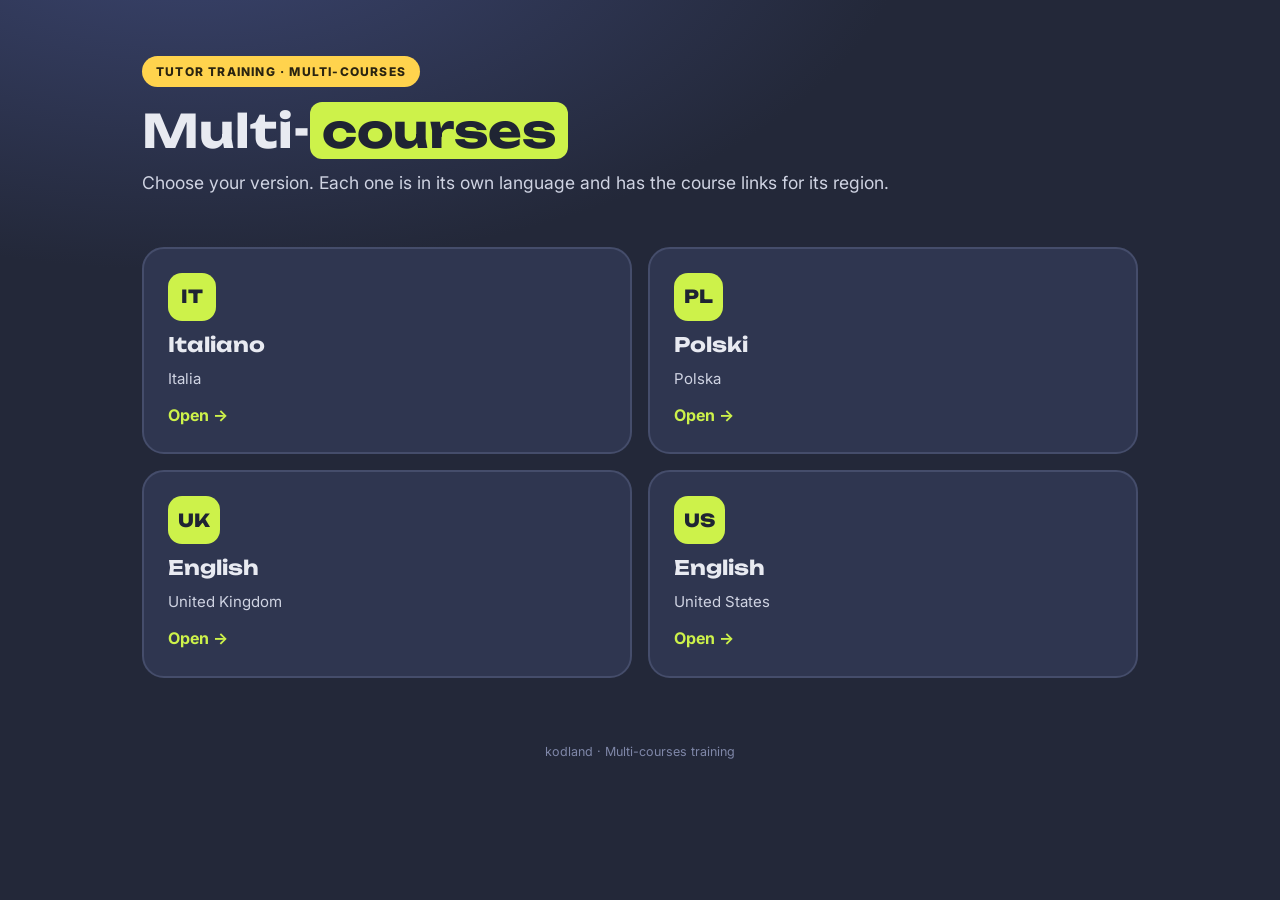
<file: index.html>
<!doctype html>
<html lang="en">
<head>
<meta charset="utf-8">
<meta name="viewport" content="width=device-width, initial-scale=1">
<title>Multi-courses Training</title>
<link rel="preconnect" href="https://fonts.googleapis.com">
<link href="https://fonts.googleapis.com/css2?family=Inter:wght@400;500;600;700;800&family=Unbounded:wght@600;700;800&display=swap" rel="stylesheet">
<link rel="stylesheet" href="assets/mc.css">
<style>
  .pick{display:grid;grid-template-columns:1fr 1fr;gap:16px;margin-top:30px}
  .pick a{display:block;text-decoration:none;color:var(--txt);background:var(--panel);border:2px solid var(--line);border-radius:22px;padding:24px;transition:transform .2s,border-color .2s}
  .pick a:hover{transform:translateY(-4px);border-color:var(--lime)}
  .pick .ic{font-size:44px}
  .pick b{display:block;font-family:Unbounded,sans-serif;font-size:20px;margin:8px 0 6px}
  .pick p{margin:0 0 12px;color:#cfd3e2;font-size:15px}
  .pick span{color:var(--lime);font-weight:700}
  .badge{display:inline-grid;place-items:center;min-width:48px;height:48px;padding:0 10px;border-radius:14px;background:var(--lime);color:var(--ink);font-family:Unbounded,sans-serif;font-weight:800;font-size:18px}
  .region-tag{display:inline-flex;align-items:center;gap:10px;margin-top:18px;color:#cfd3e2;font-weight:600}
  .region-tag .badge{min-width:38px;height:38px;font-size:14px;border-radius:11px}
  .ver-back{display:inline-block;margin-top:26px;color:var(--lime);font-weight:700;text-decoration:none}
  .ver-back:hover{text-decoration:underline}
  .ver-back[hidden]{display:none}
  @media (max-width:700px){.pick{grid-template-columns:1fr}}
</style>
</head>
<body>
<main>
  <header class="hero">
    <span class="kicker" id="kicker"></span>
    <h1>Multi-<span>courses</span></h1>
    <p class="lead" id="lead"></p>
    <div id="regionTag"></div>
  </header>
  <div class="pick" id="pick"></div>
  <a class="ver-back" id="back" href="index.html" hidden></a>
</main>
<footer class="foot" id="foot"></footer>

<script>
/* =====================================================================
   VERSION SELECTOR
   - index.html            -> choose the version (language + region)
   - index.html?lang=it    -> choose the category, in that language
   Each version loads Creative_Courses/content/<lang>.js and Coding_Courses/content/<lang>.js.
   To add a language: add it to REGIONS and to TEXT below (and create its content files).
   ===================================================================== */
var REGIONS = [
  { lang: 'it',    badge: 'IT', name: 'Italiano', region: 'Italia' },
  { lang: 'pl',    badge: 'PL', name: 'Polski',   region: 'Polska' },
  { lang: 'en-gb', badge: 'UK', name: 'English',  region: 'United Kingdom' },
  { lang: 'en-us', badge: 'US', name: 'English',  region: 'United States' }
];
var CATS = [
  { dir: 'Creative_Courses', icon: '🎨', key: 'creative', name: 'Creative Courses',            courses: 'Video Creation · Sound Design · Pixel Art' },
  { dir: 'Coding_Courses',   icon: '💻', key: 'coding',   name: 'Coding & Technology Courses', courses: 'Vibe Coding · Science via Minecraft' }
];
var EN = { kicker: 'Tutor training · Multi-courses', lead: 'Shorter, topic-focused courses taught in the Parallel Lessons format. Choose a category to meet its courses.', start: 'Start →', change: '← Change version', foot: 'kodland · Multi-courses training' };
var TEXT = {
  'en':    EN,
  'en-gb': EN,
  'en-us': EN,
  'it': { kicker: 'Formazione tutor · Multi-courses', lead: 'Corsi più brevi e incentrati su un tema, svolti nel formato Parallel Lessons. Scegli una categoria per conoscere i suoi corsi.', start: 'Inizia →', change: '← Cambia versione', foot: 'kodland · Formazione Multi-courses' },
  'pl': { kicker: 'Szkolenie dla tutorów · Multi-courses', lead: 'Krótsze kursy skupione na jednym temacie, prowadzone w formacie Parallel Lessons. Wybierz kategorię, aby poznać jej kursy.', start: 'Zacznij →', change: '← Zmień wersję', foot: 'kodland · Szkolenie Multi-courses' }
};
var PICK = { kicker: 'Tutor training · Multi-courses', lead: 'Choose your version. Each one is in its own language and has the course links for its region.', open: 'Open →', foot: 'kodland · Multi-courses training' };

var $ = function(id){ return document.getElementById(id); };
var m = location.search.match(/[?&]lang=([a-z-]+)/i);
var lang = m ? m[1].toLowerCase() : '';

if (TEXT[lang]) {
  /* Step 2: the version is chosen -> categories */
  var t = TEXT[lang], r = REGIONS.filter(function(x){ return x.lang === lang; })[0];
  document.documentElement.lang = lang.split('-')[0];
  $('kicker').textContent = t.kicker;
  $('lead').textContent = t.lead;
  $('foot').textContent = t.foot;
  if (r) $('regionTag').innerHTML = '<span class="region-tag"><span class="badge">' + r.badge + '</span>' + r.name + ' · ' + r.region + '</span>';
  $('pick').innerHTML = CATS.map(function(c){
    return '<a href="' + c.dir + '/index.html?lang=' + lang + '"><div class="ic">' + c.icon + '</div><b>' + c.name + '</b><p>' + c.courses + '</p><span>' + t.start + '</span></a>';
  }).join('');
  $('back').textContent = t.change; $('back').hidden = false;
} else {
  /* Step 1: choose the version */
  $('kicker').textContent = PICK.kicker;
  $('lead').textContent = PICK.lead;
  $('foot').textContent = PICK.foot;
  $('pick').innerHTML = REGIONS.map(function(r){
    return '<a href="index.html?lang=' + r.lang + '"><div class="badge">' + r.badge + '</div><b>' + r.name + '</b><p>' + r.region + '</p><span>' + PICK.open + '</span></a>';
  }).join('');
}
</script>
</body>
</html>
</file>
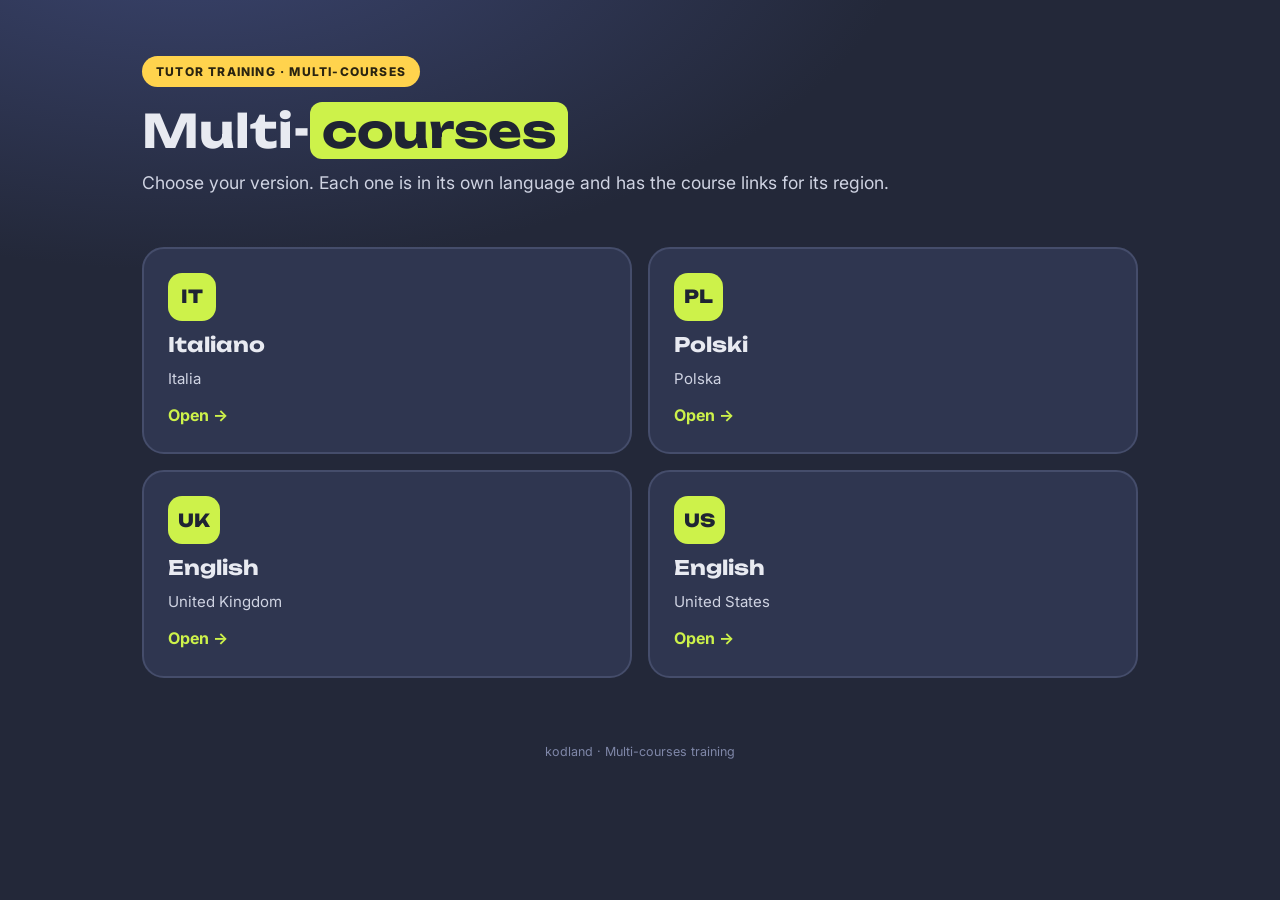
<file: Coding_Courses/index.html>
<!doctype html>
<html lang="en">
<head>
<meta charset="utf-8">
<meta name="viewport" content="width=device-width, initial-scale=1">
<title>Coding & Technology Courses</title>
<link rel="preconnect" href="https://fonts.googleapis.com">
<link rel="preconnect" href="https://fonts.gstatic.com" crossorigin>
<link href="https://fonts.googleapis.com/css2?family=Inter:wght@400;500;600;700;800&family=Unbounded:wght@500;600;700;800&display=swap" rel="stylesheet">
<link rel="stylesheet" href="../assets/mc.css">
</head>
<body>
<div id="app"></div>

<!-- 1) Texts of the chosen language: index.html?lang=it loads content/it.js (default: English) -->
<script>
  (function(){
    var m = location.search.match(/[?&]lang=([a-z-]+)/i);
    // No language chosen: go to the version selector (use ?lang=en for the generic English version)
    if (!m) { window.MC_REDIRECT = true; location.replace('../index.html'); return; }
    document.write('<script src="content/' + m[1].toLowerCase() + '.js"><\/script>');
  })();
</script>
<script>
  // File missing or with an error? Fall back to English
  if (!window.MC_CONTENT && !window.MC_REDIRECT) document.write('<script src="content/en.js"><\/script>');
</script>
<!-- 2) The engine (no texts inside), shared by both trainings -->
<script src="../assets/mc-engine.js"></script>
<script src="../assets/td-time.js"></script>
<script src="../assets/td-gate.js"></script>
</body>
</html>
</file>
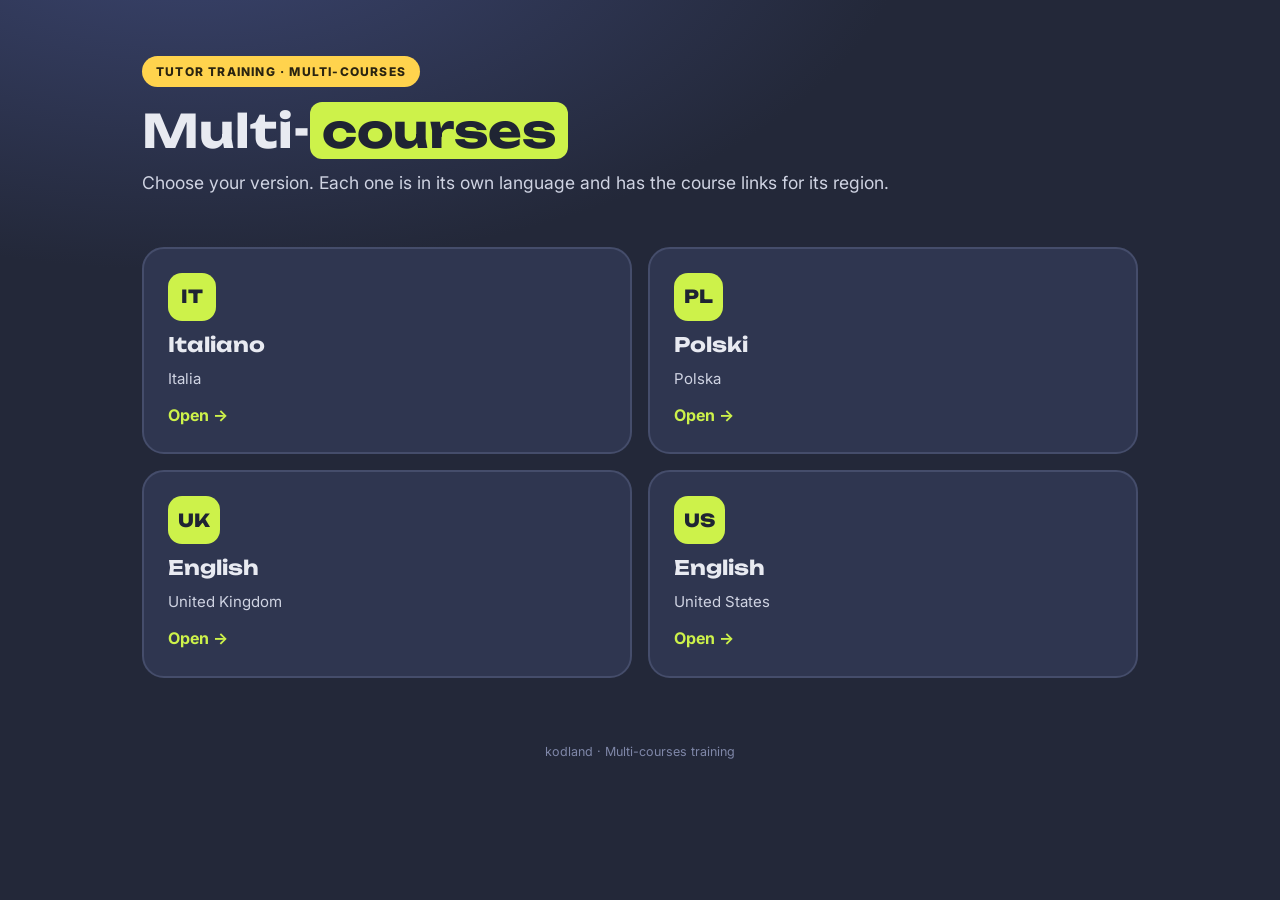
<file: Creative_Courses/index.html>
<!doctype html>
<html lang="en">
<head>
<meta charset="utf-8">
<meta name="viewport" content="width=device-width, initial-scale=1">
<title>Creative Courses</title>
<link rel="preconnect" href="https://fonts.googleapis.com">
<link rel="preconnect" href="https://fonts.gstatic.com" crossorigin>
<link href="https://fonts.googleapis.com/css2?family=Inter:wght@400;500;600;700;800&family=Unbounded:wght@500;600;700;800&display=swap" rel="stylesheet">
<link rel="stylesheet" href="../assets/mc.css">
</head>
<body>
<div id="app"></div>

<!-- 1) Texts of the chosen language: index.html?lang=it loads content/it.js (default: English) -->
<script>
  (function(){
    var m = location.search.match(/[?&]lang=([a-z-]+)/i);
    // No language chosen: go to the version selector (use ?lang=en for the generic English version)
    if (!m) { window.MC_REDIRECT = true; location.replace('../index.html'); return; }
    document.write('<script src="content/' + m[1].toLowerCase() + '.js"><\/script>');
  })();
</script>
<script>
  // File missing or with an error? Fall back to English
  if (!window.MC_CONTENT && !window.MC_REDIRECT) document.write('<script src="content/en.js"><\/script>');
</script>
<!-- 2) The engine (no texts inside), shared by both trainings -->
<script src="../assets/mc-engine.js"></script>
<script src="../assets/td-time.js"></script>
<script src="../assets/td-gate.js"></script>
</body>
</html>
</file>
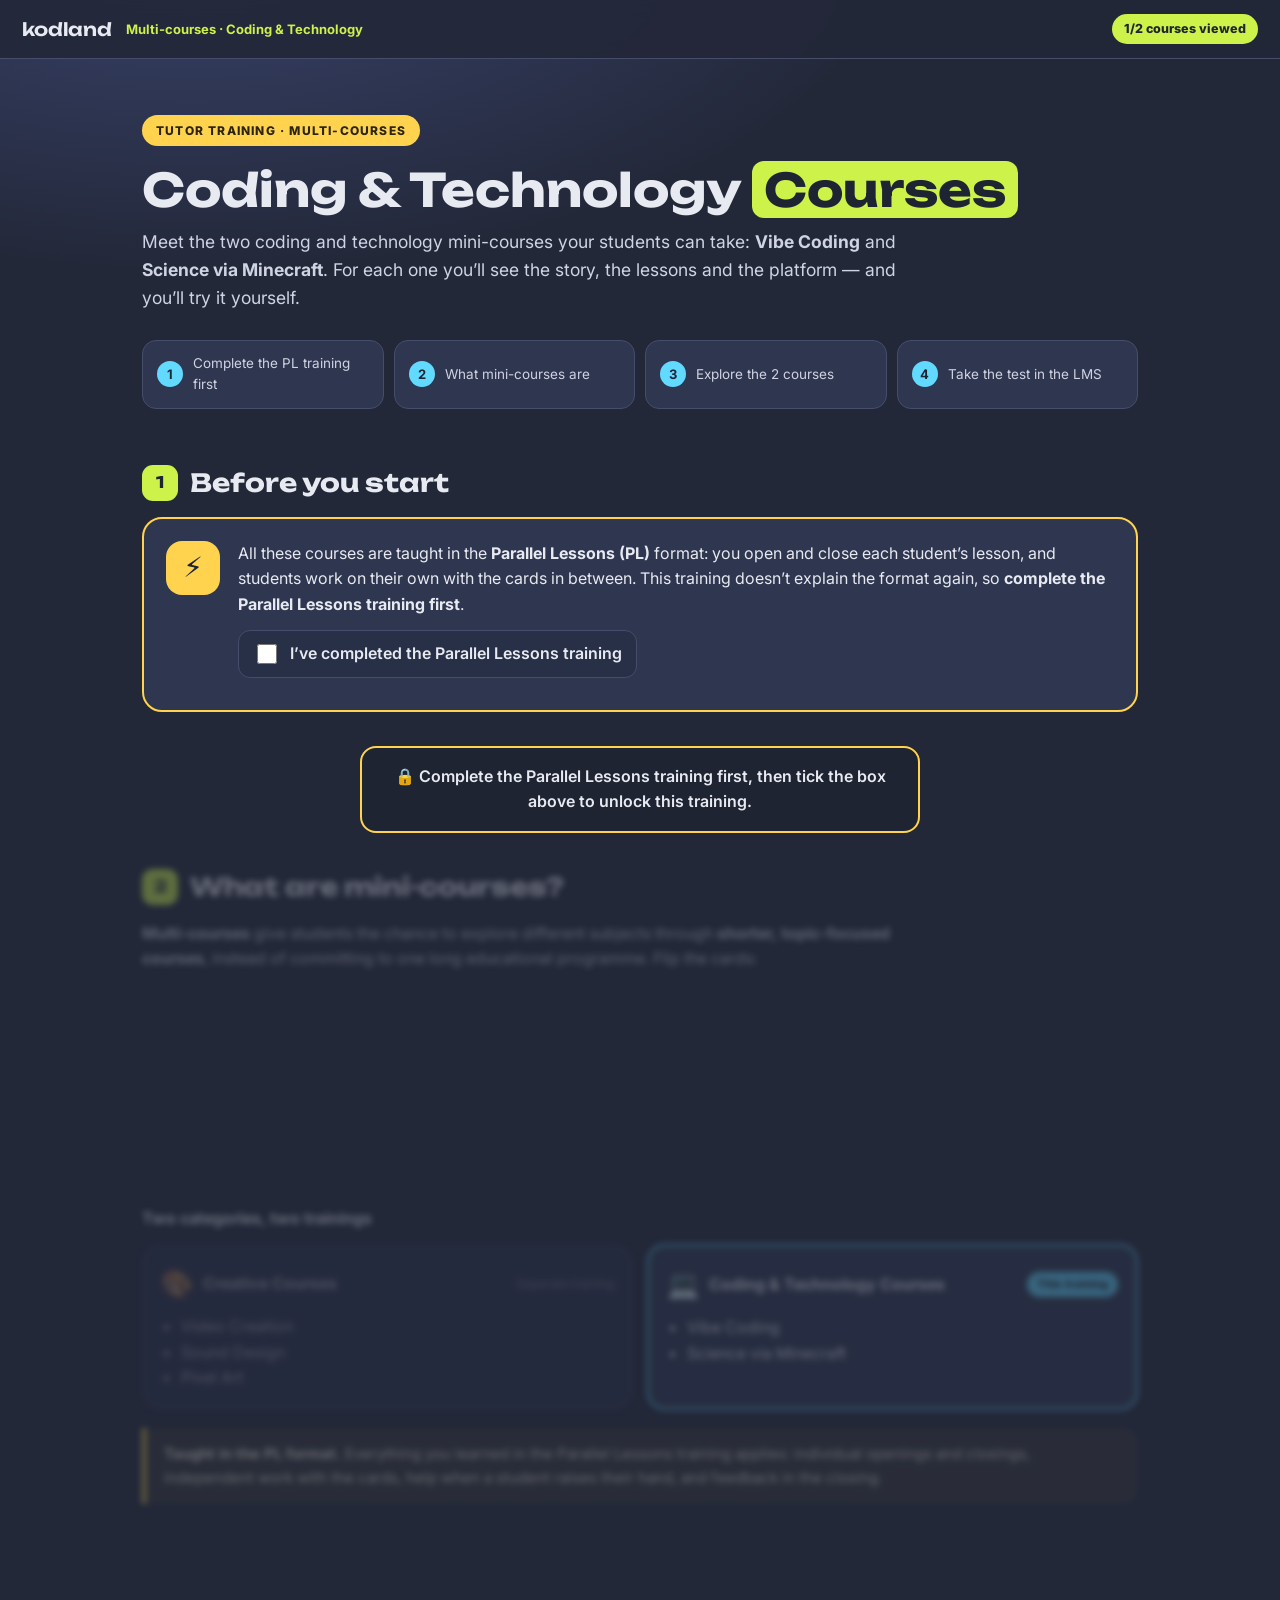
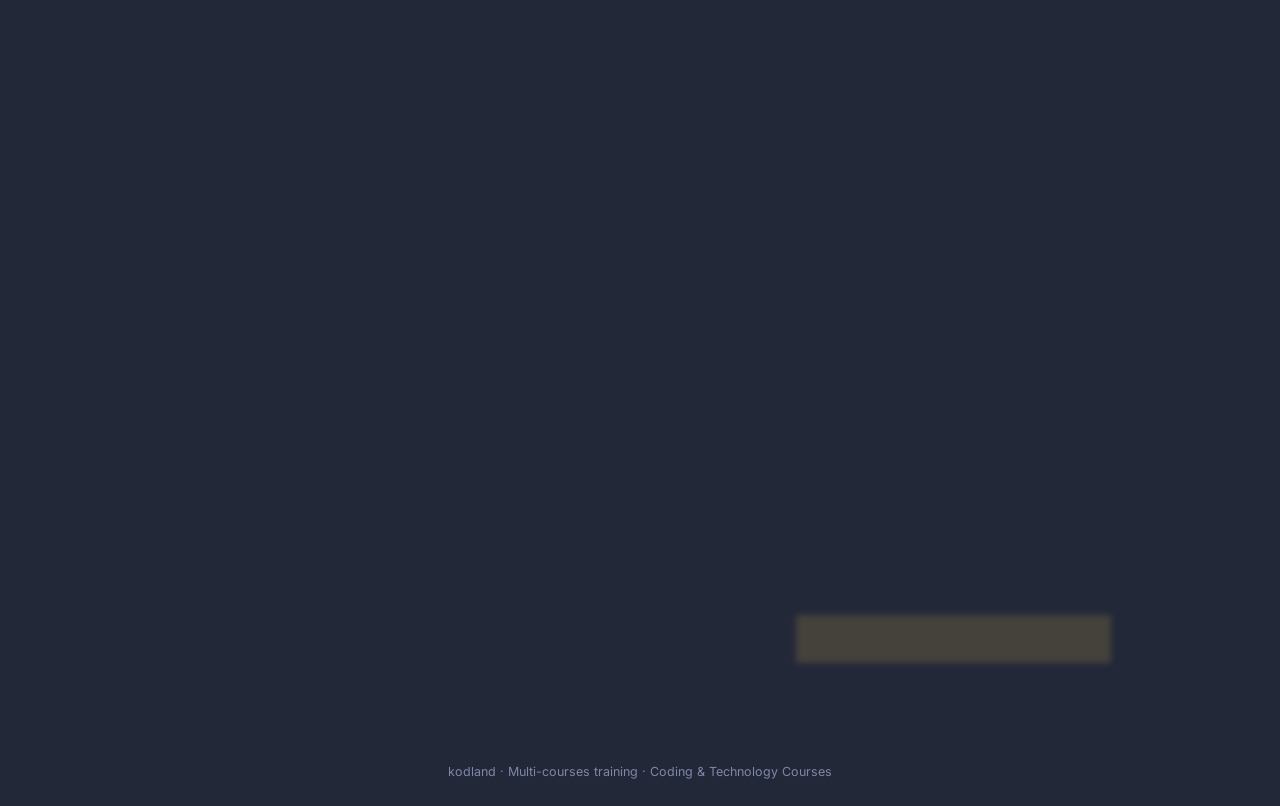
<file: Coding_Courses/en-gb.html>
<!doctype html>
<html><head><meta charset="utf-8"><title>Coding & Technology Courses</title>
<!-- Shortcut: opens the training in this language (en-gb). Same as index.html?lang=en-gb -->
<meta http-equiv="refresh" content="0; url=index.html?lang=en-gb">
<script>location.replace('index.html?lang=en-gb');</script>
</head><body><a href="index.html?lang=en-gb">Open</a></body></html>
</file>
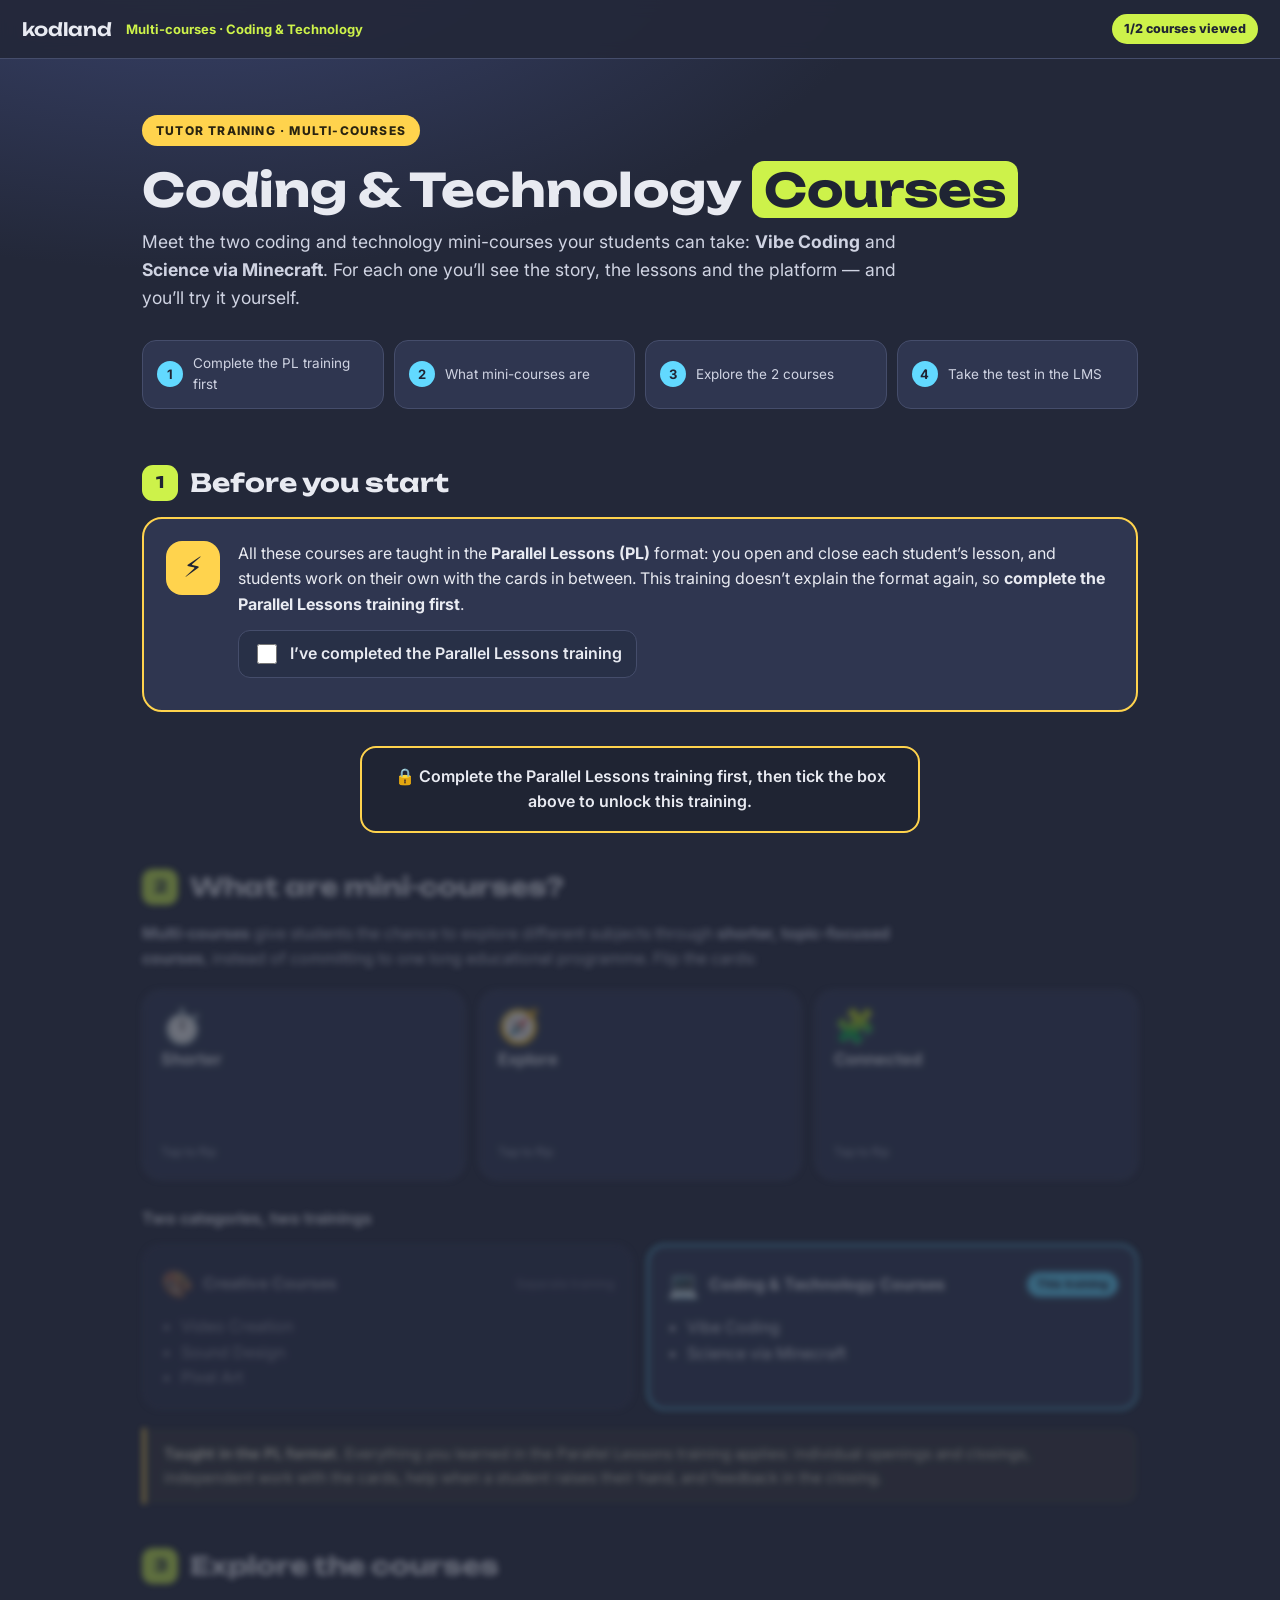
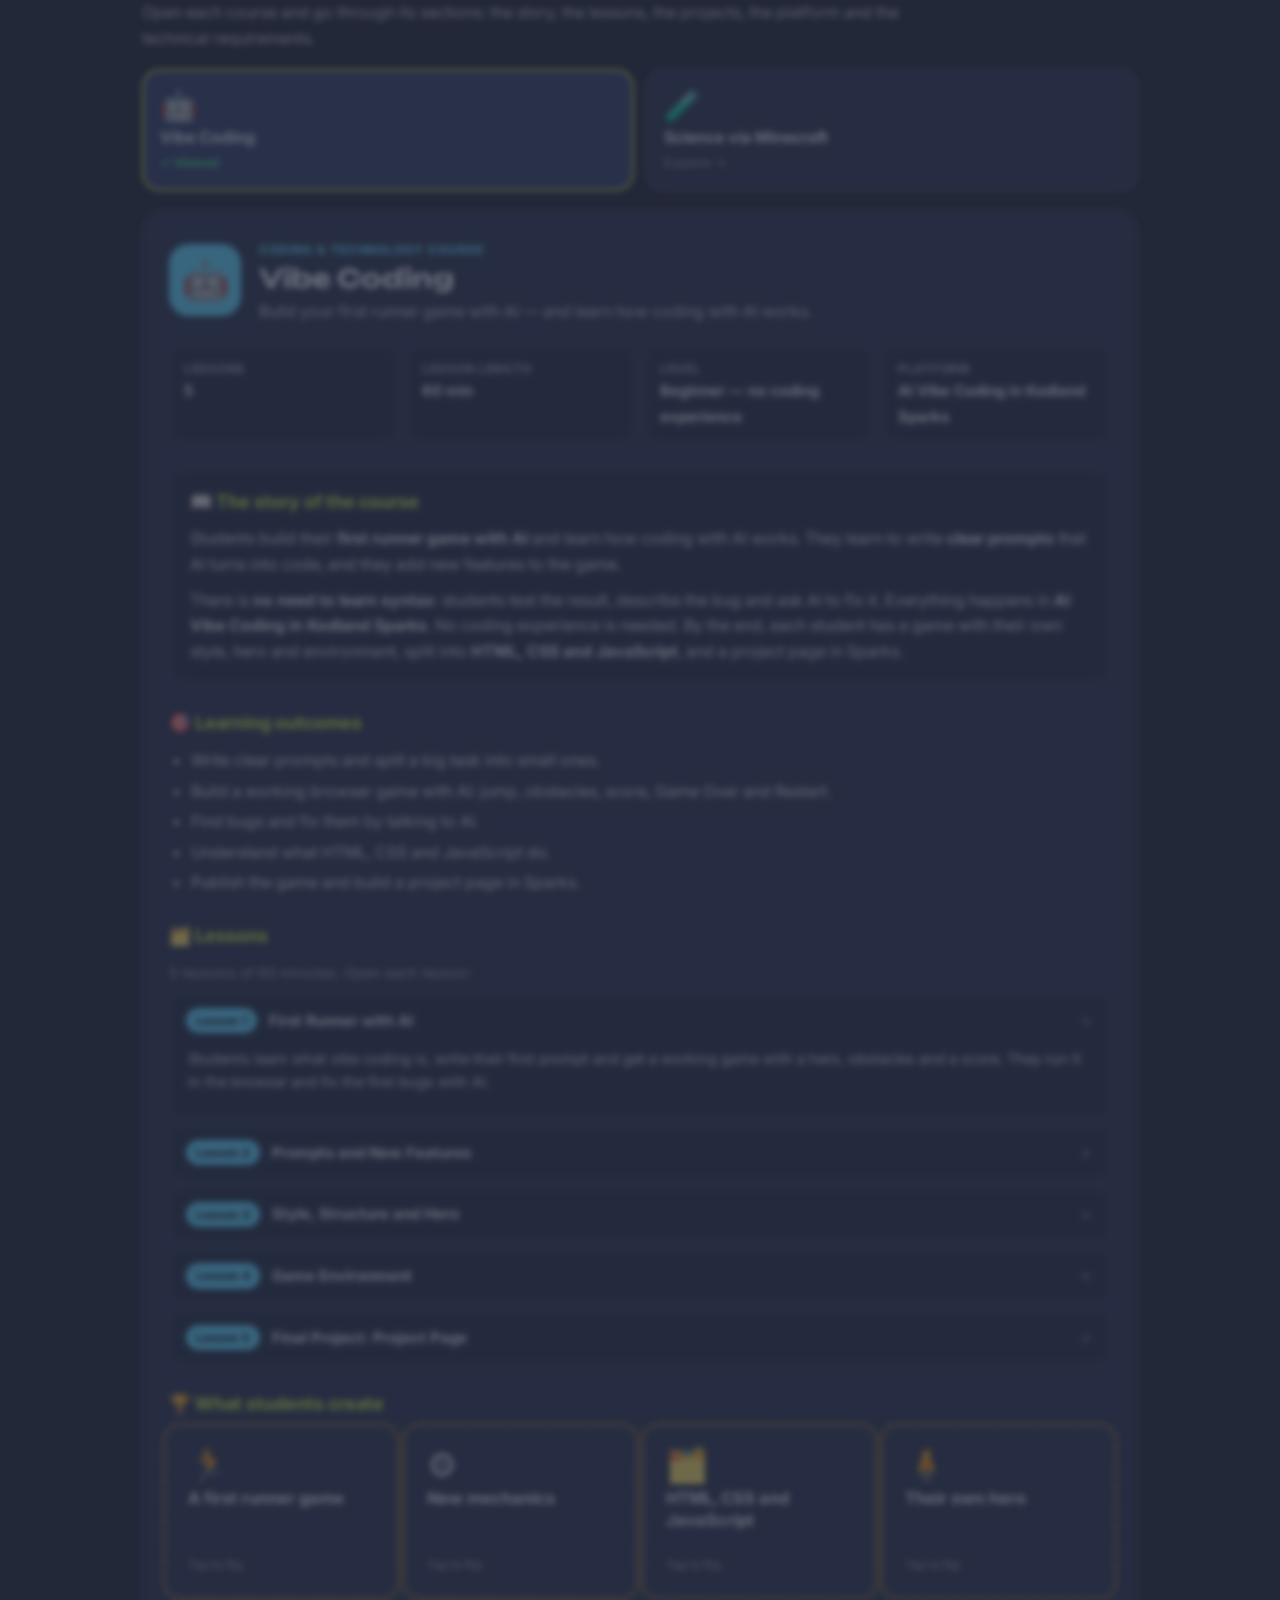
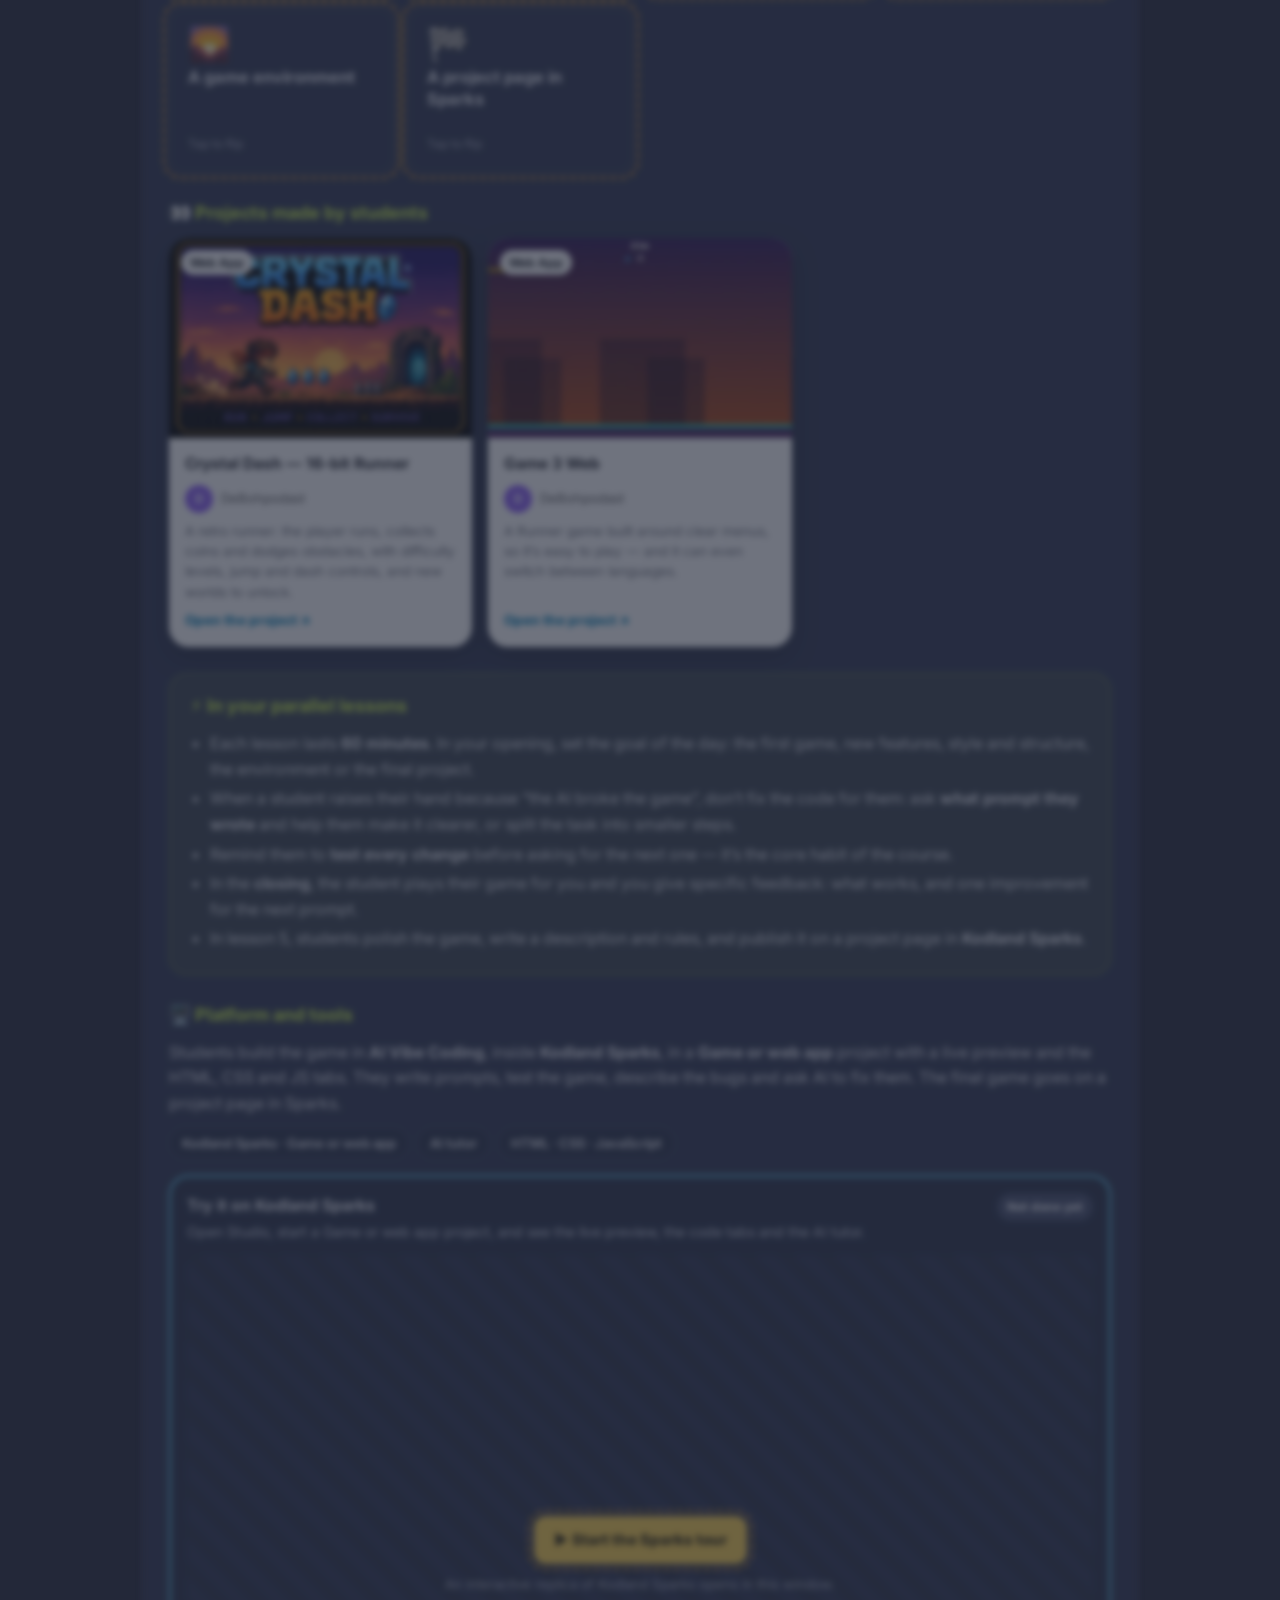
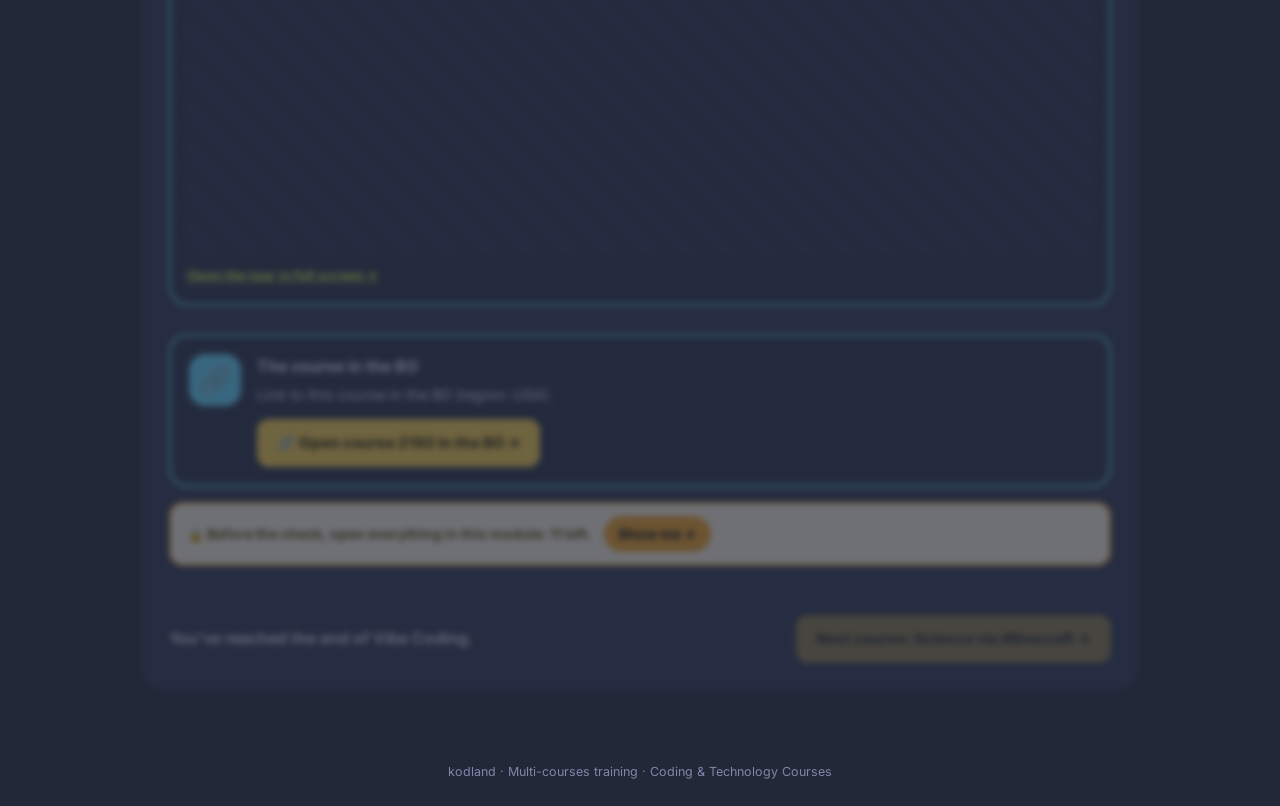
<file: Coding_Courses/en-us.html>
<!doctype html>
<html><head><meta charset="utf-8"><title>Coding & Technology Courses</title>
<!-- Shortcut: opens the training in this language (en-us). Same as index.html?lang=en-us -->
<meta http-equiv="refresh" content="0; url=index.html?lang=en-us">
<script>location.replace('index.html?lang=en-us');</script>
</head><body><a href="index.html?lang=en-us">Open</a></body></html>
</file>
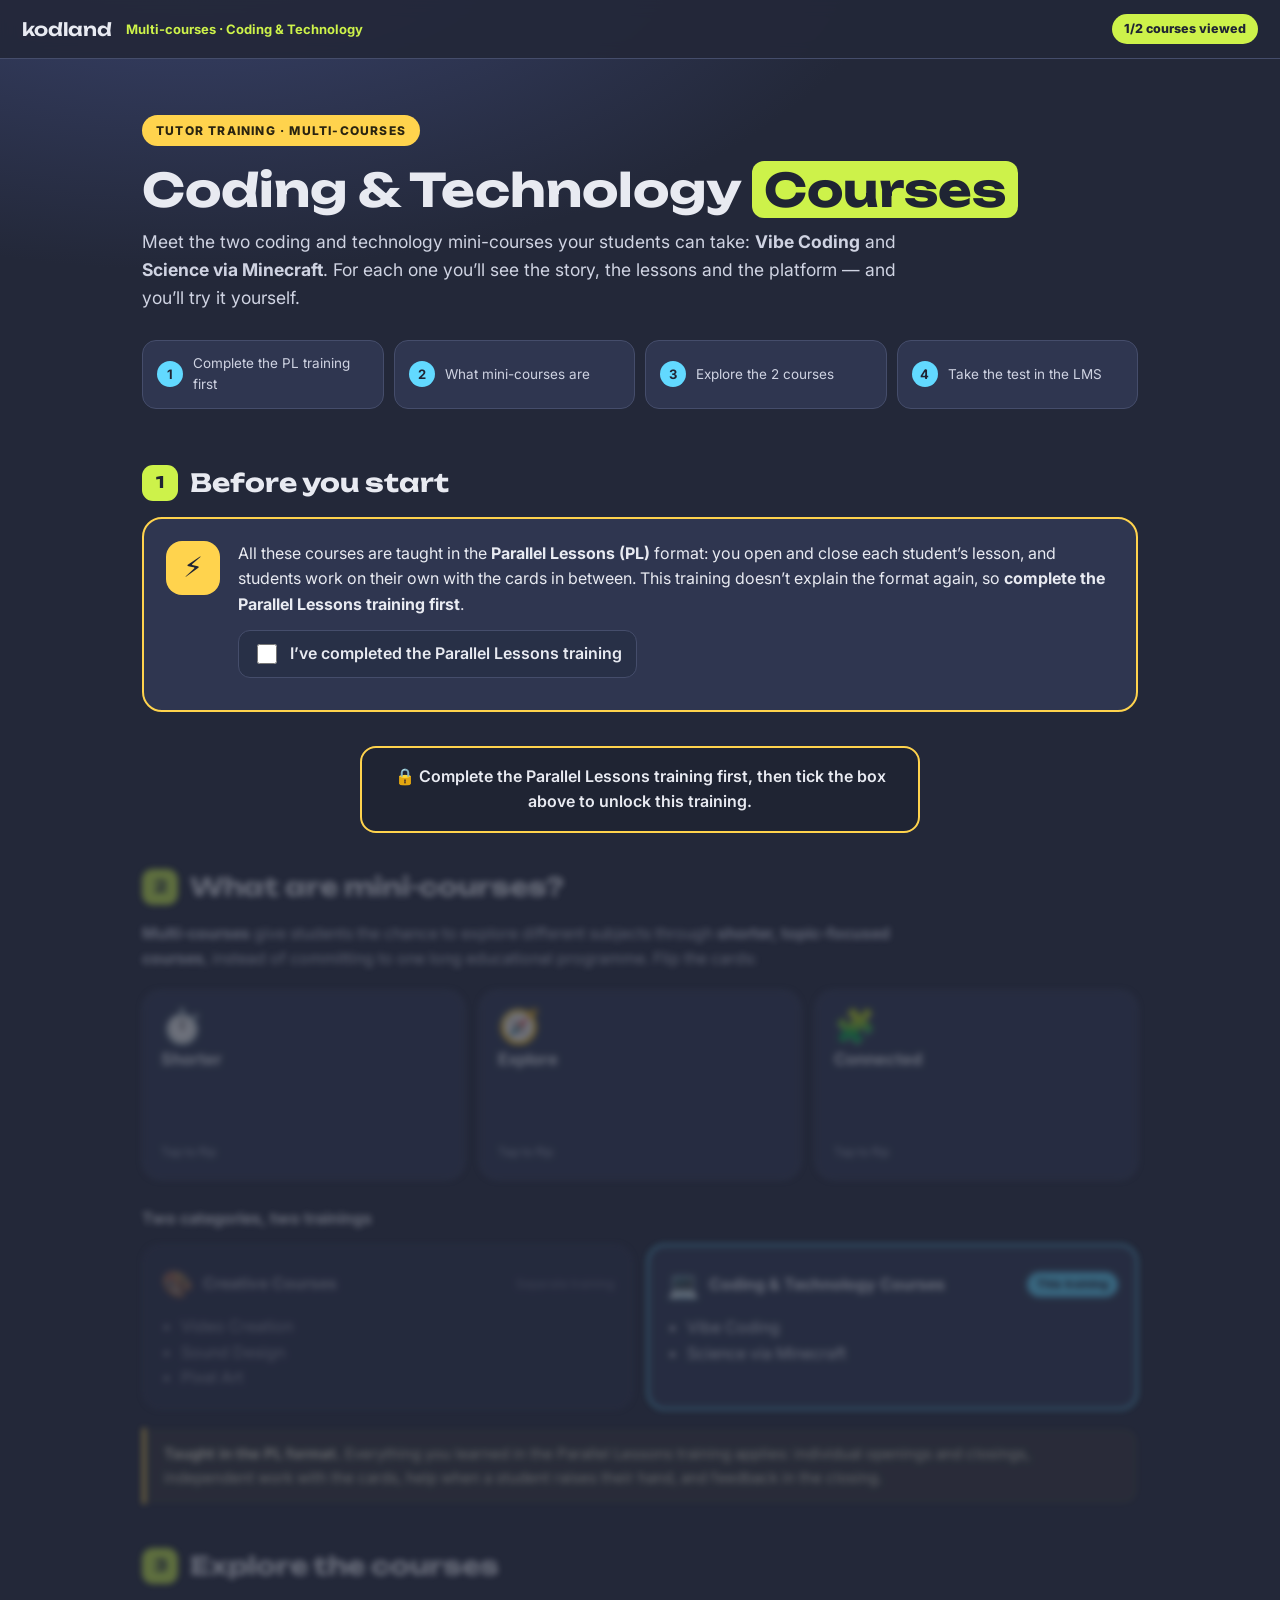
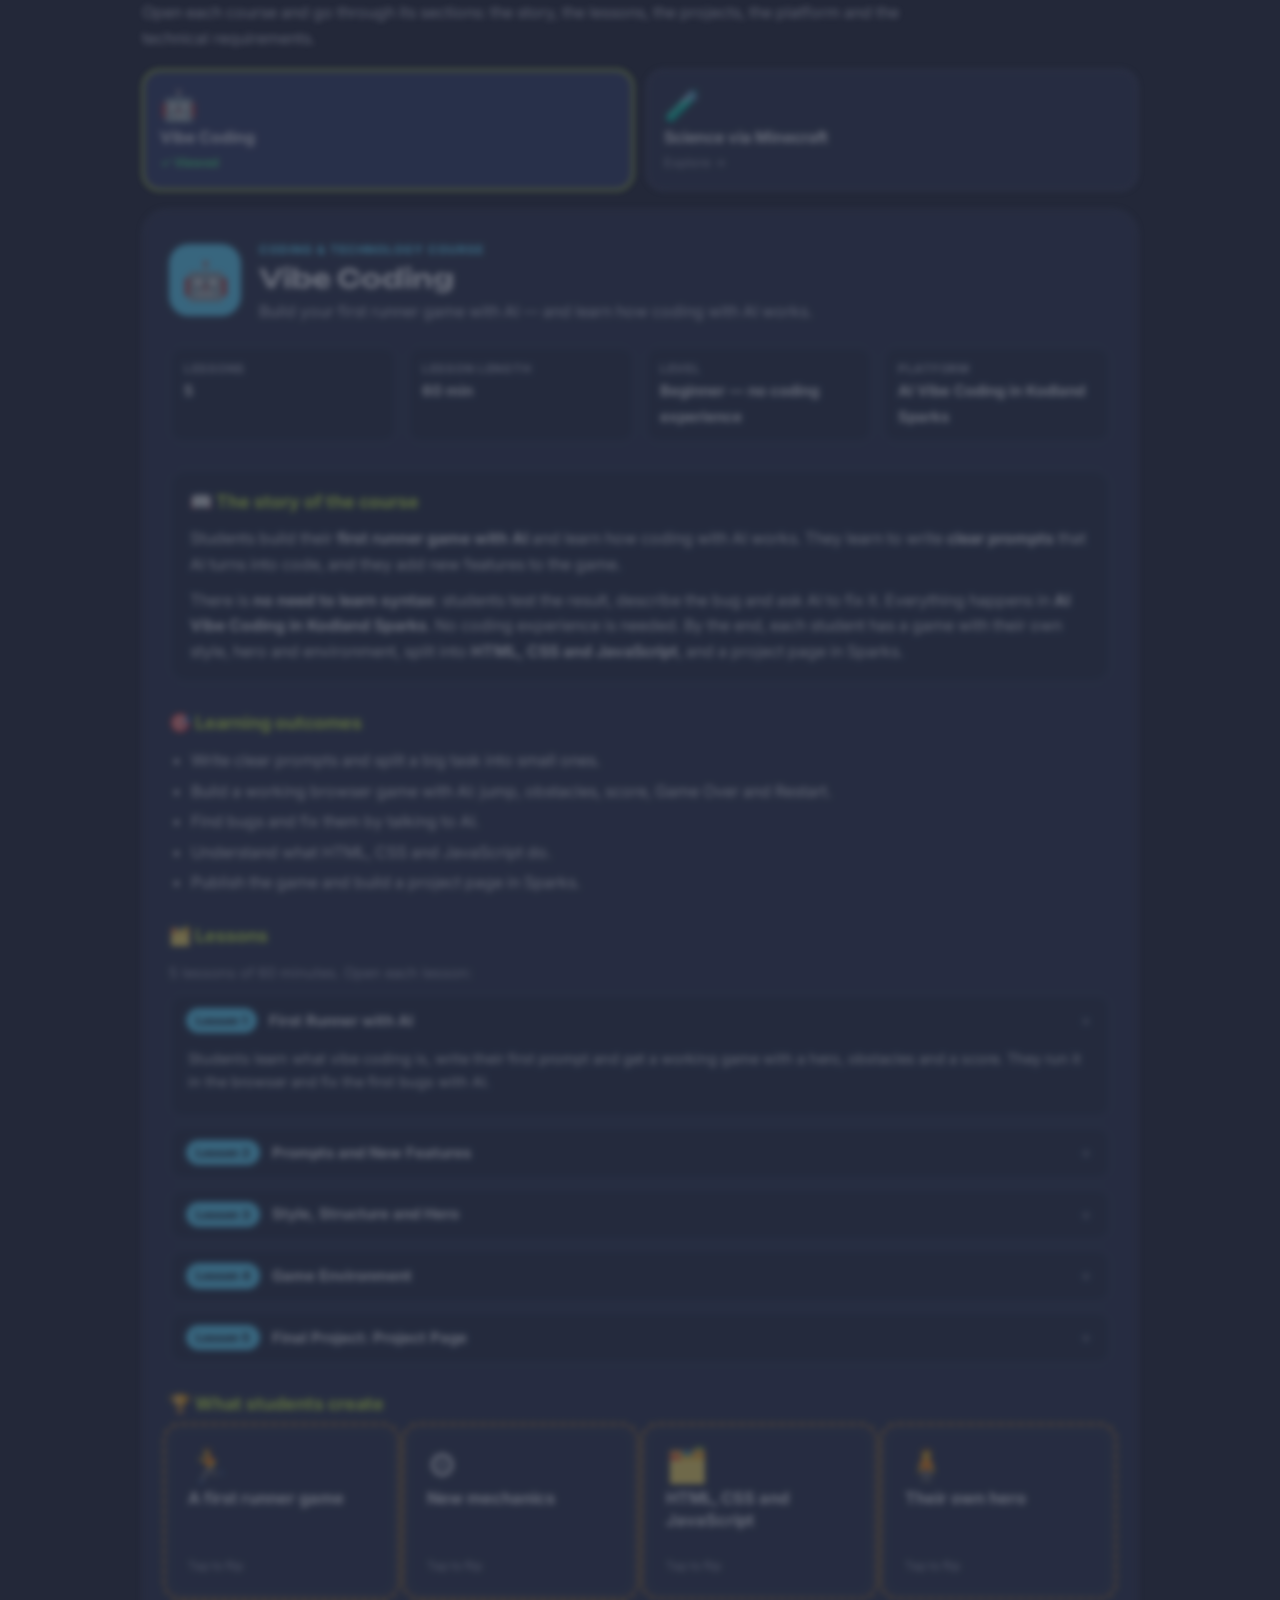
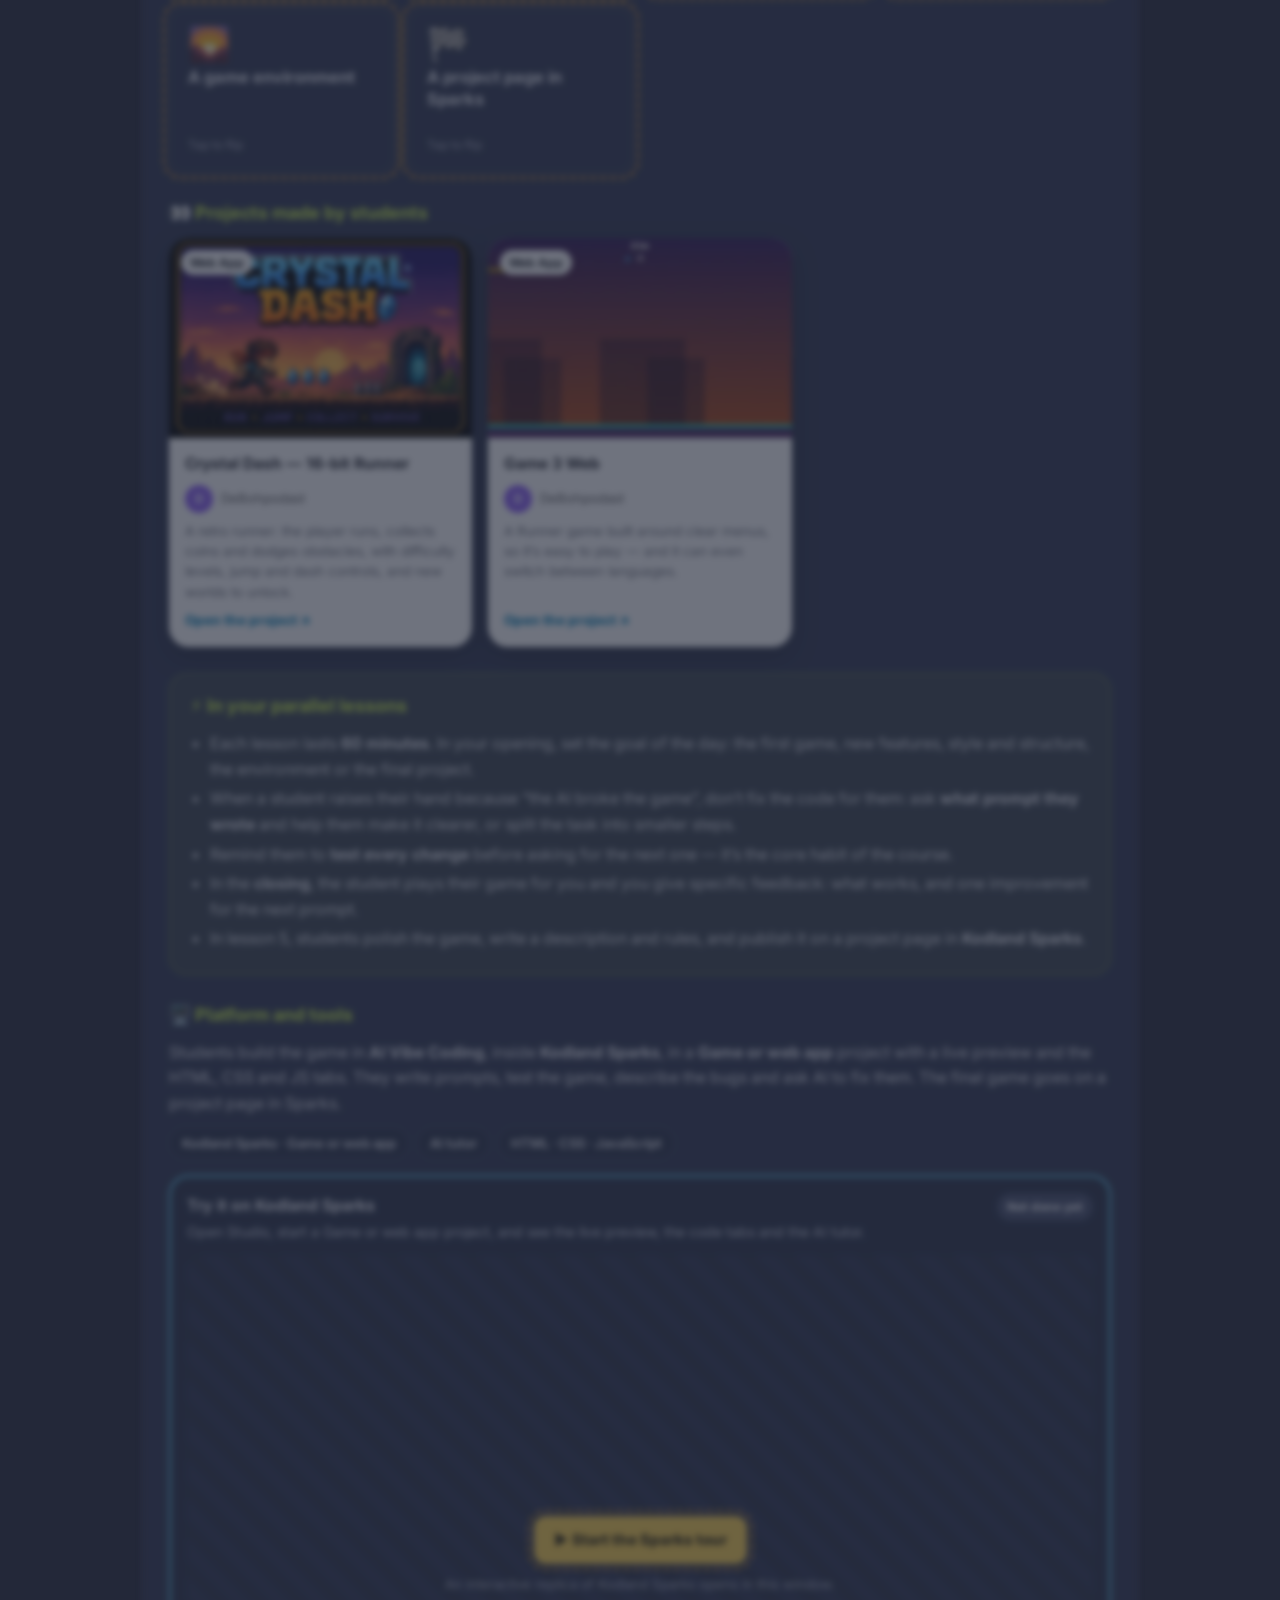
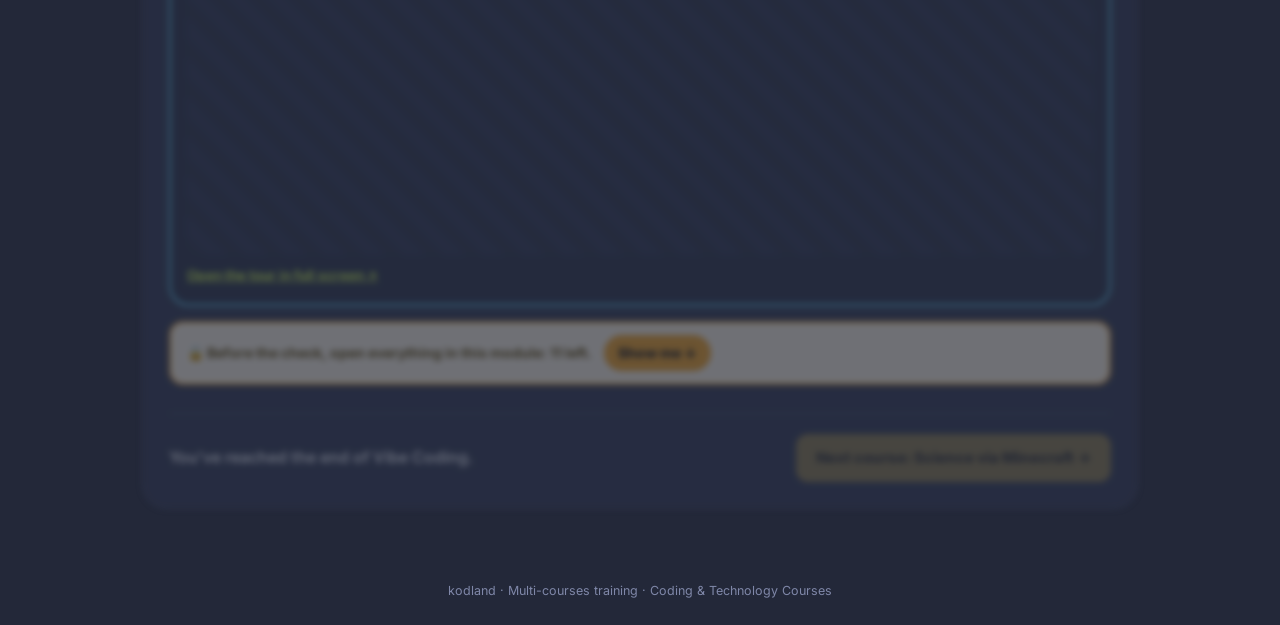
<file: Coding_Courses/en.html>
<!doctype html>
<html><head><meta charset="utf-8"><title>Coding & Technology Courses</title>
<!-- Shortcut: opens the training in this language (en). Same as index.html?lang=en -->
<meta http-equiv="refresh" content="0; url=index.html?lang=en">
<script>location.replace('index.html?lang=en');</script>
</head><body><a href="index.html?lang=en">Open</a></body></html>
</file>
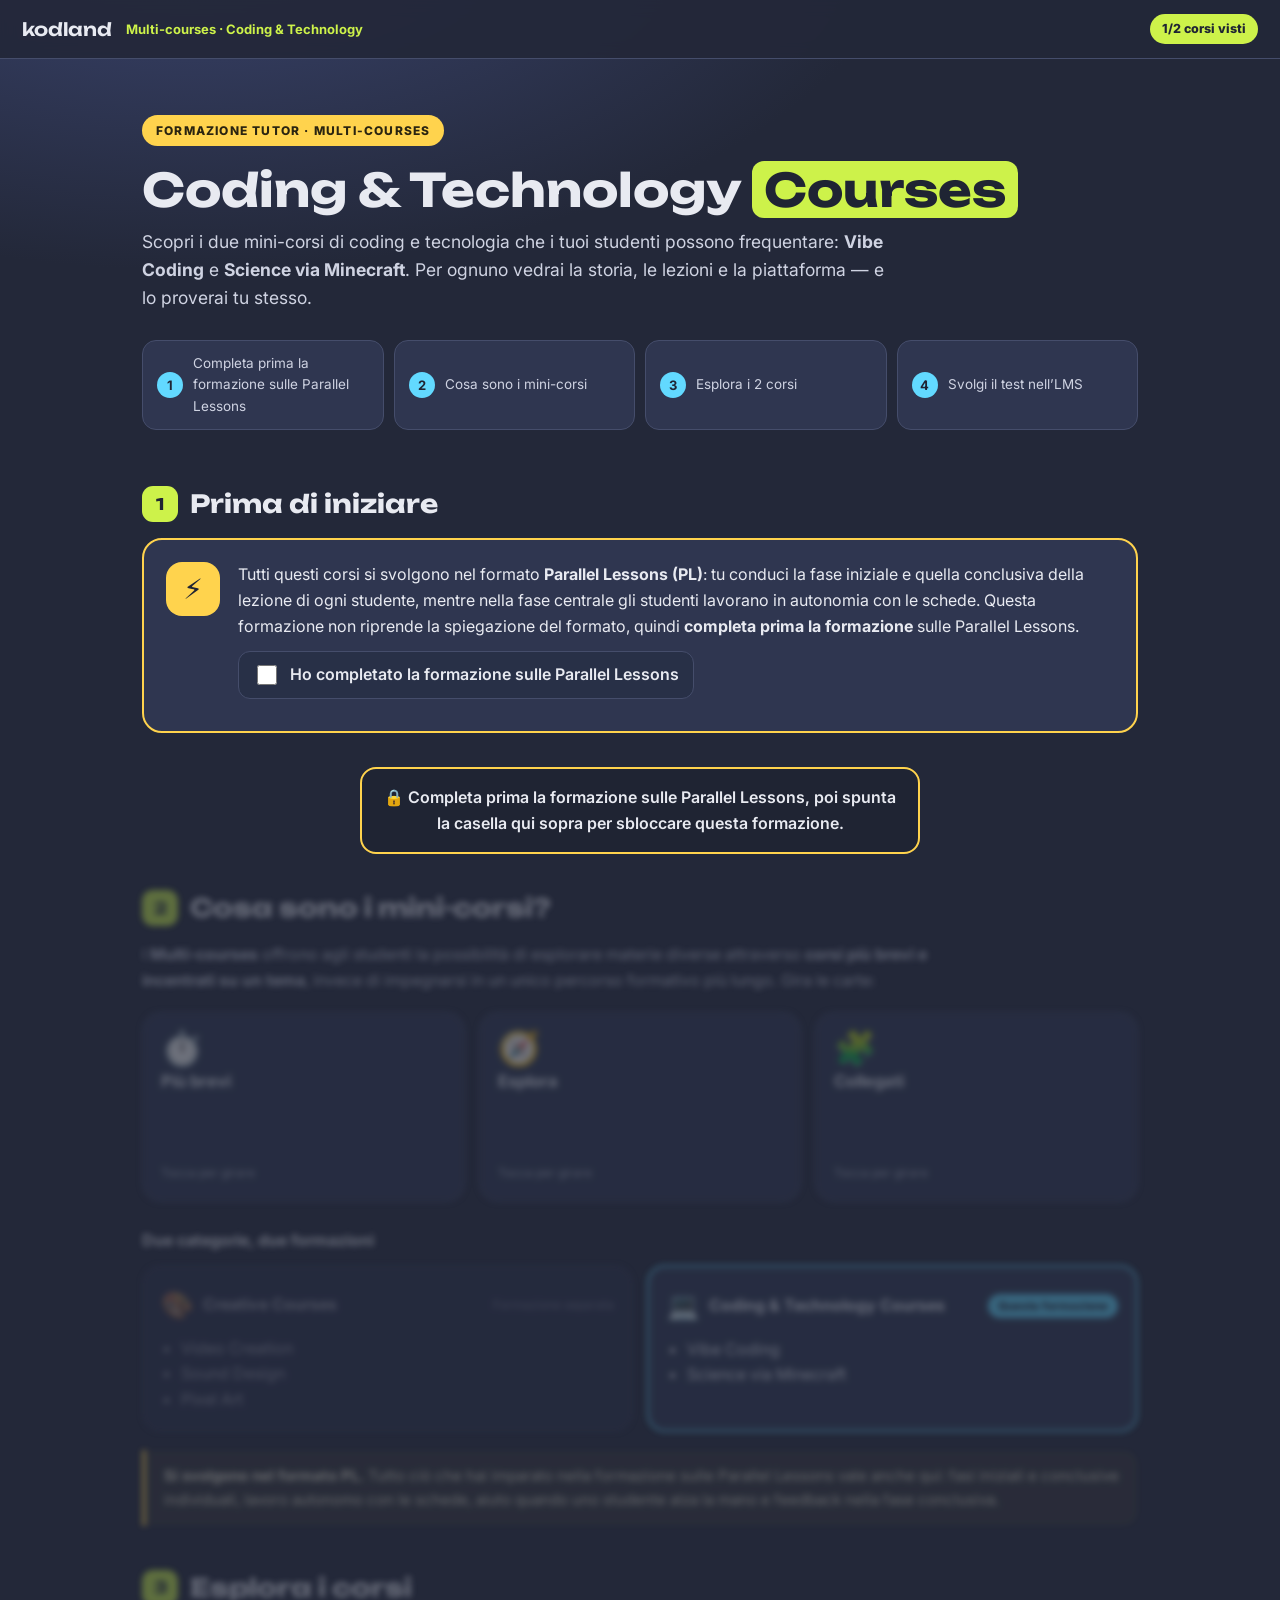
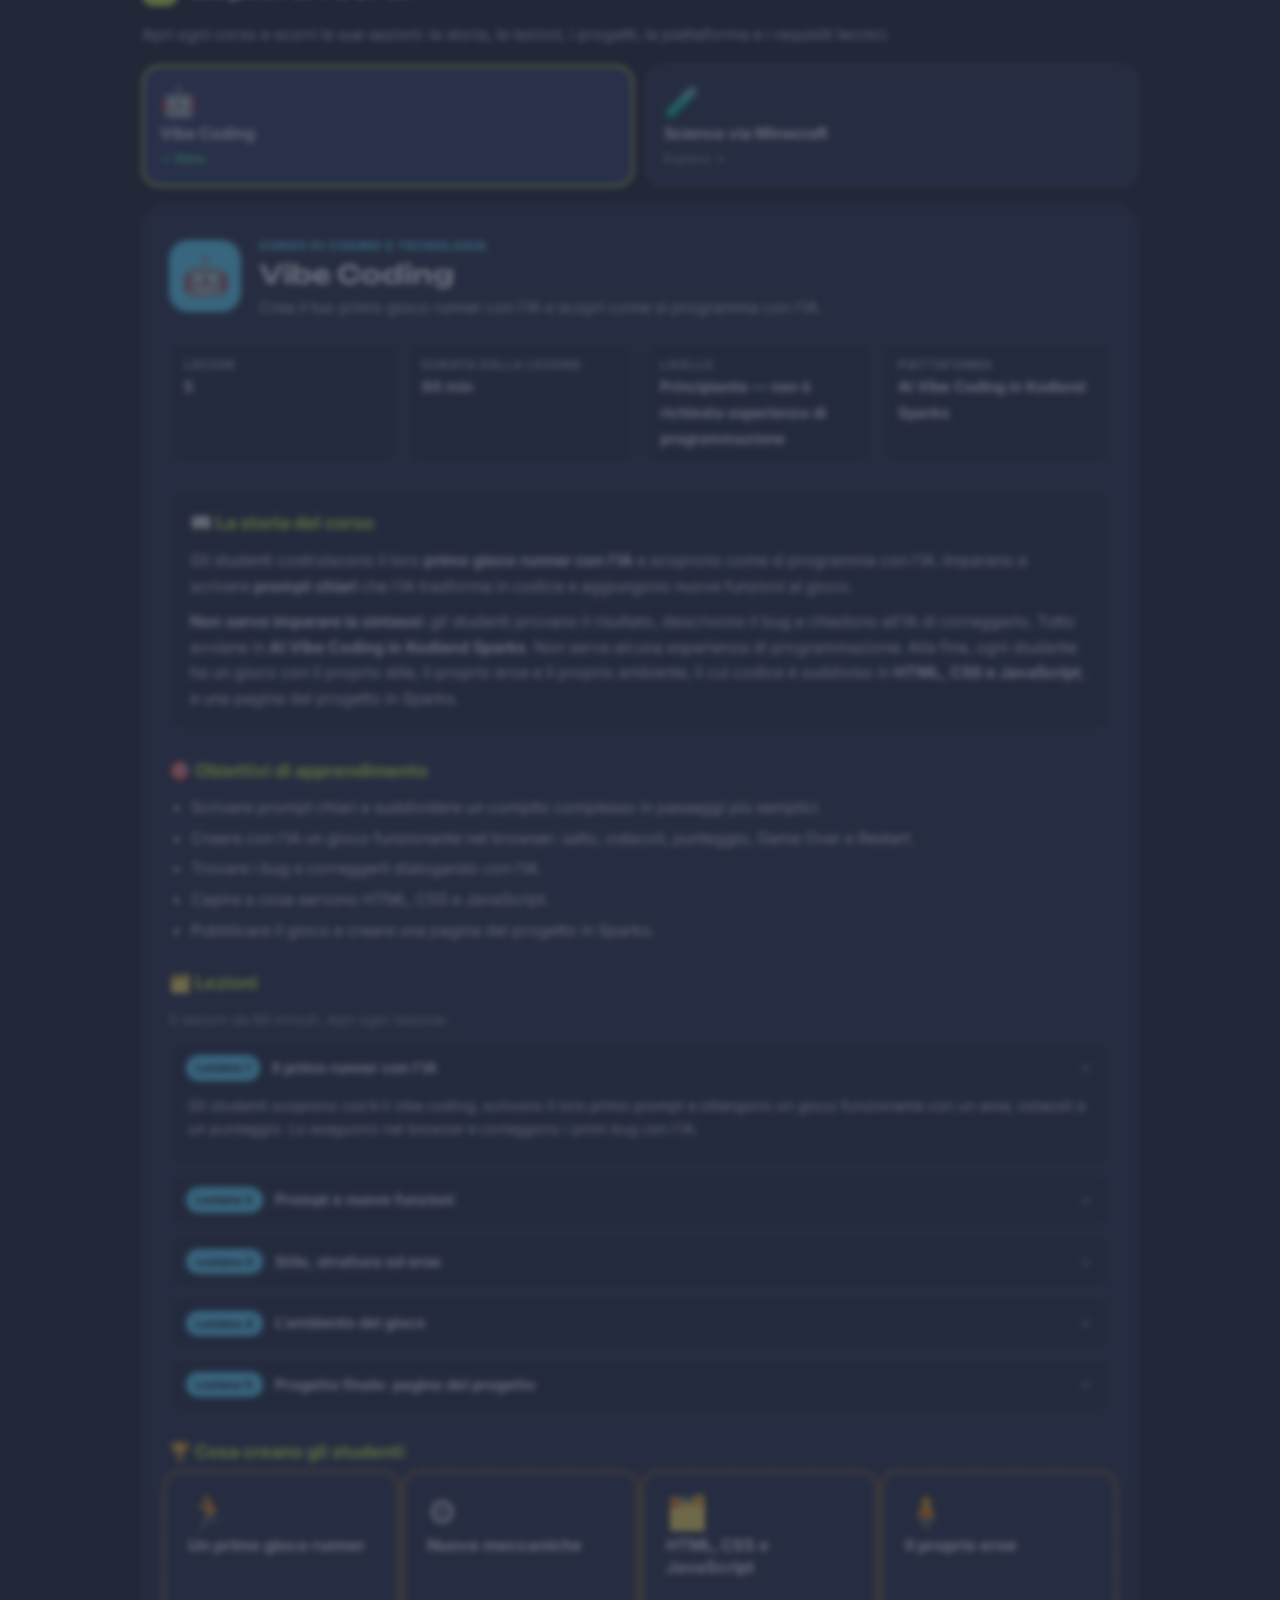
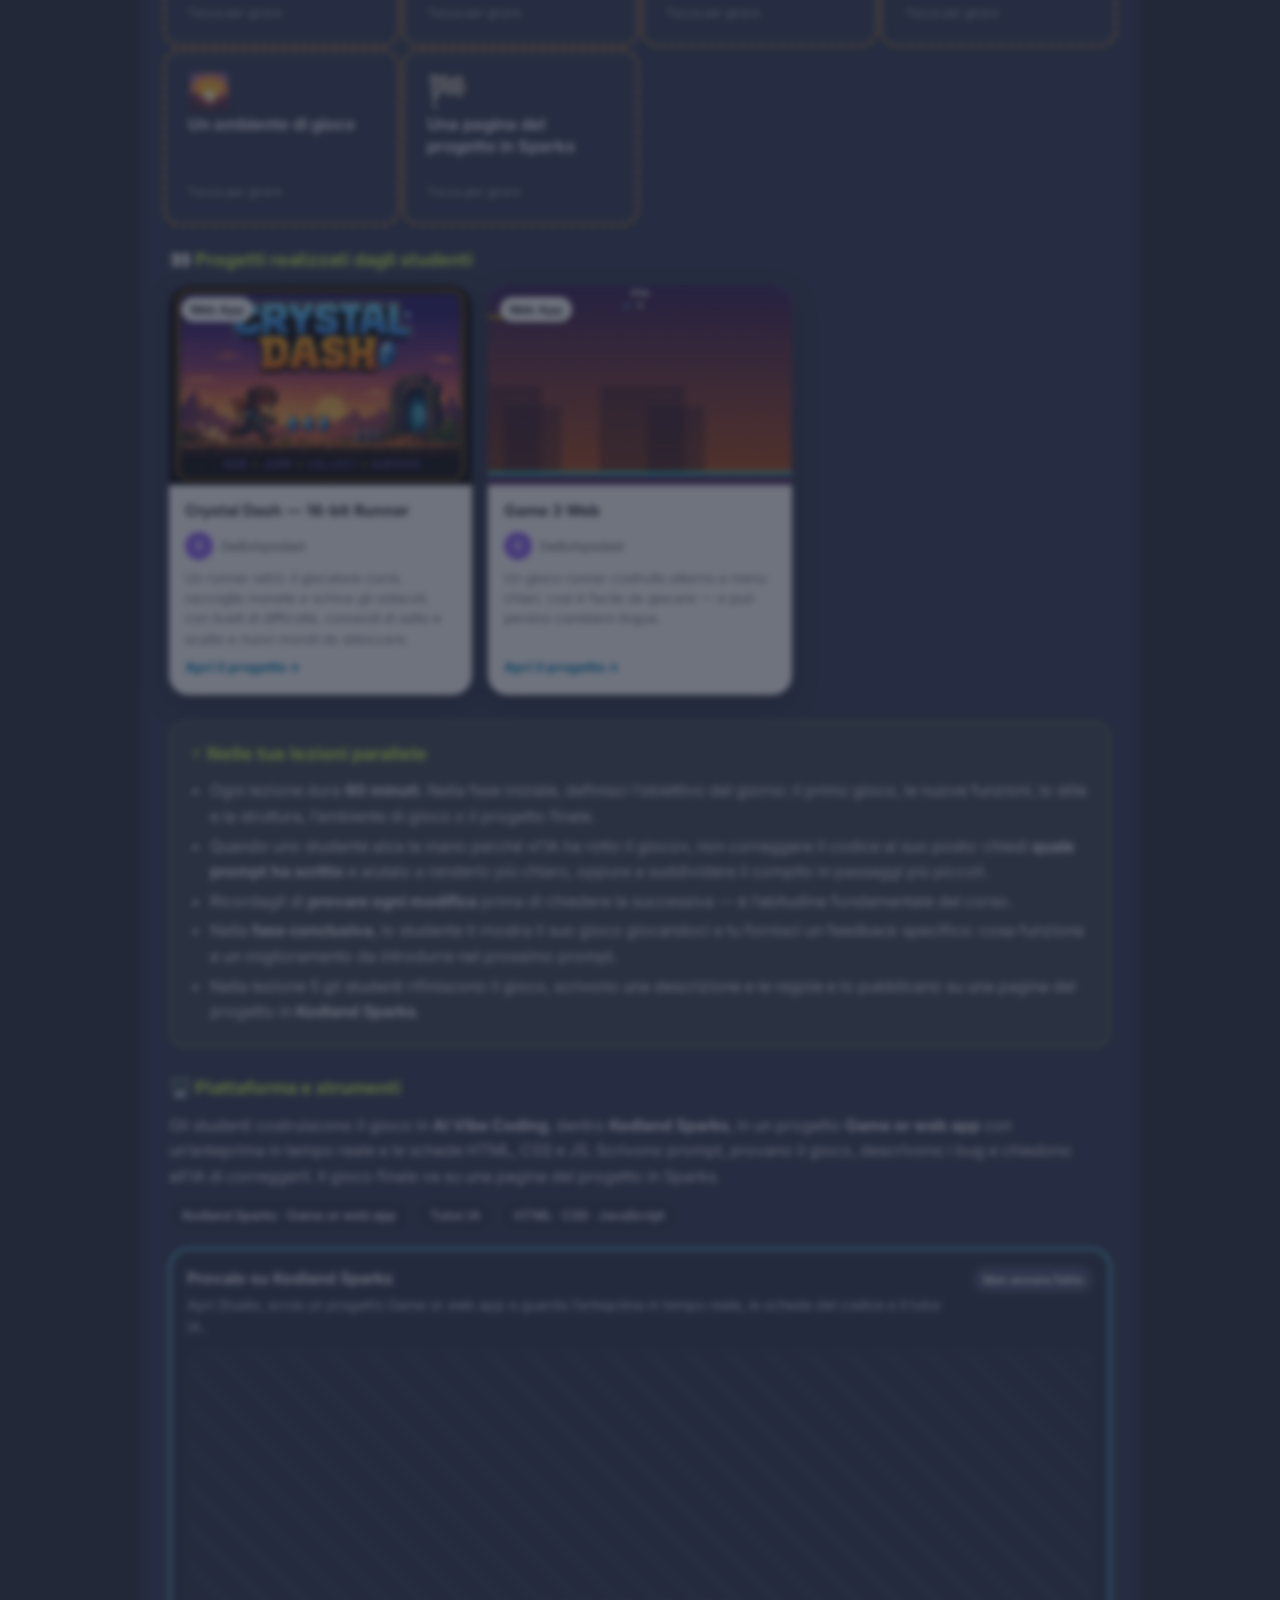
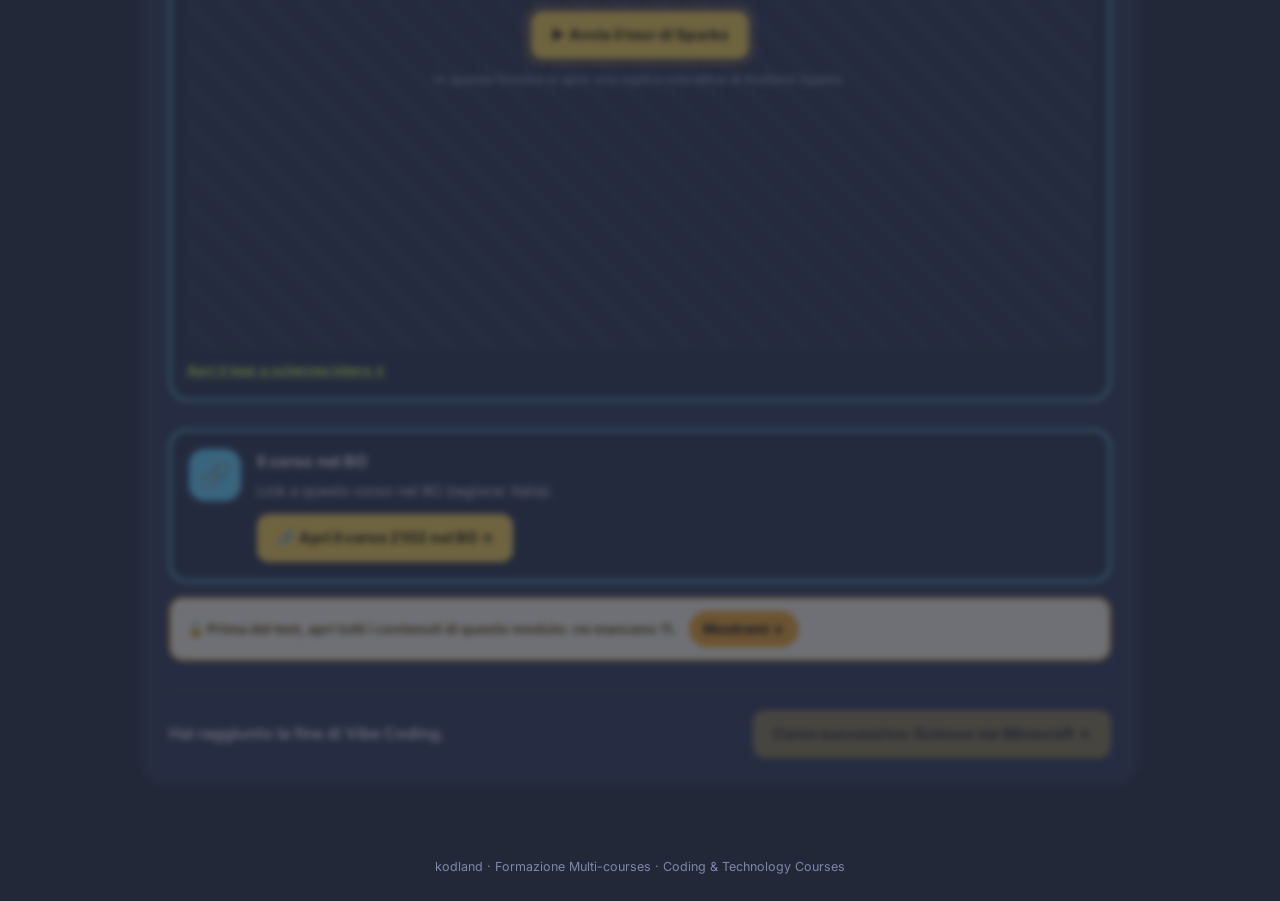
<file: Coding_Courses/it.html>
<!doctype html>
<html><head><meta charset="utf-8"><title>Coding & Technology Courses</title>
<!-- Shortcut: opens the training in this language (it). Same as index.html?lang=it -->
<meta http-equiv="refresh" content="0; url=index.html?lang=it">
<script>location.replace('index.html?lang=it');</script>
</head><body><a href="index.html?lang=it">Open</a></body></html>
</file>
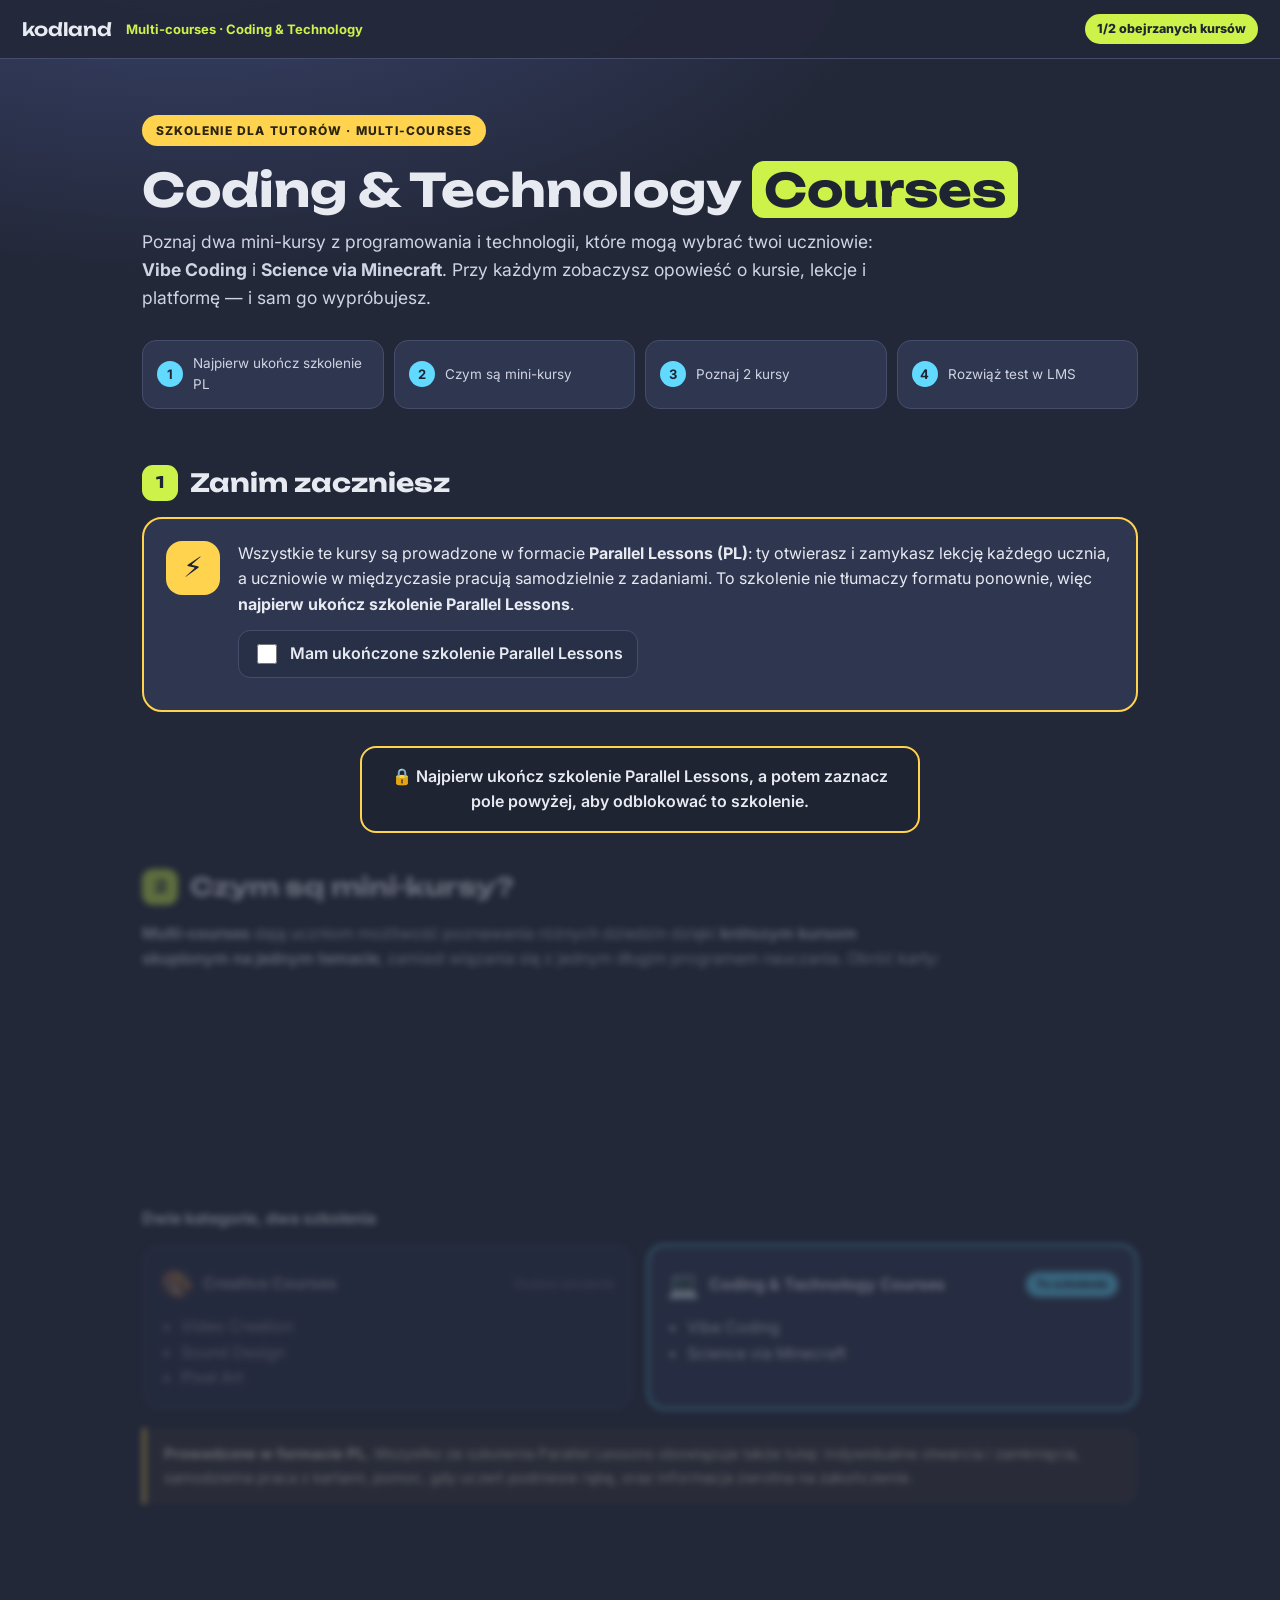
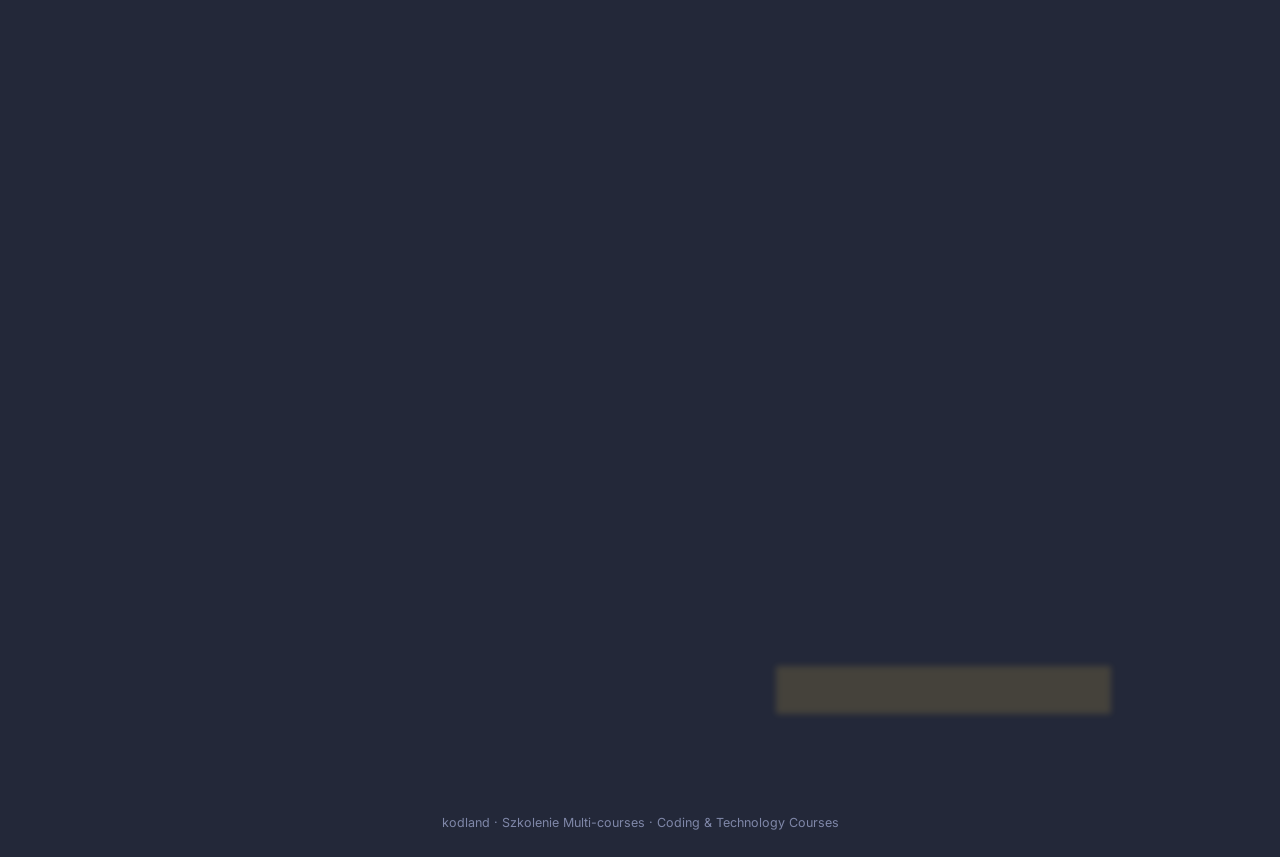
<file: Coding_Courses/pl.html>
<!doctype html>
<html><head><meta charset="utf-8"><title>Coding & Technology Courses</title>
<!-- Shortcut: opens the training in this language (pl). Same as index.html?lang=pl -->
<meta http-equiv="refresh" content="0; url=index.html?lang=pl">
<script>location.replace('index.html?lang=pl');</script>
</head><body><a href="index.html?lang=pl">Open</a></body></html>
</file>
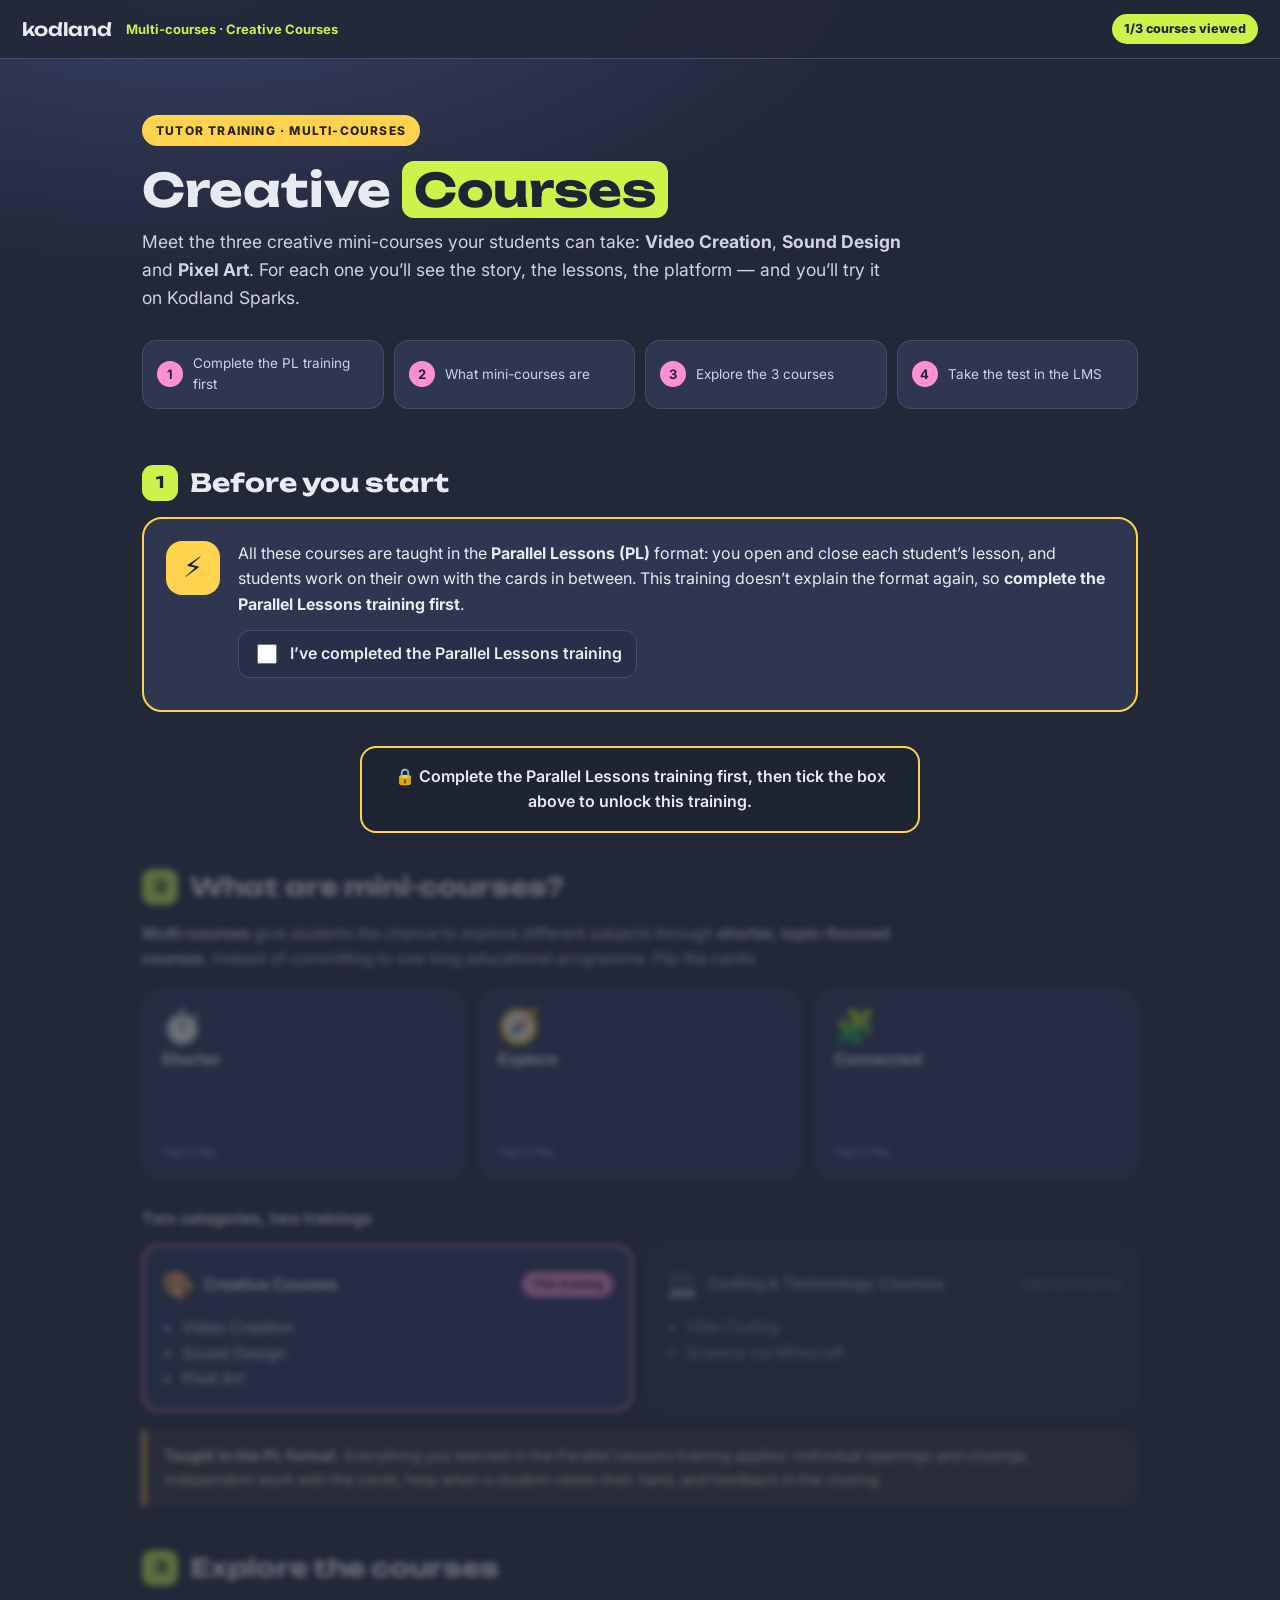
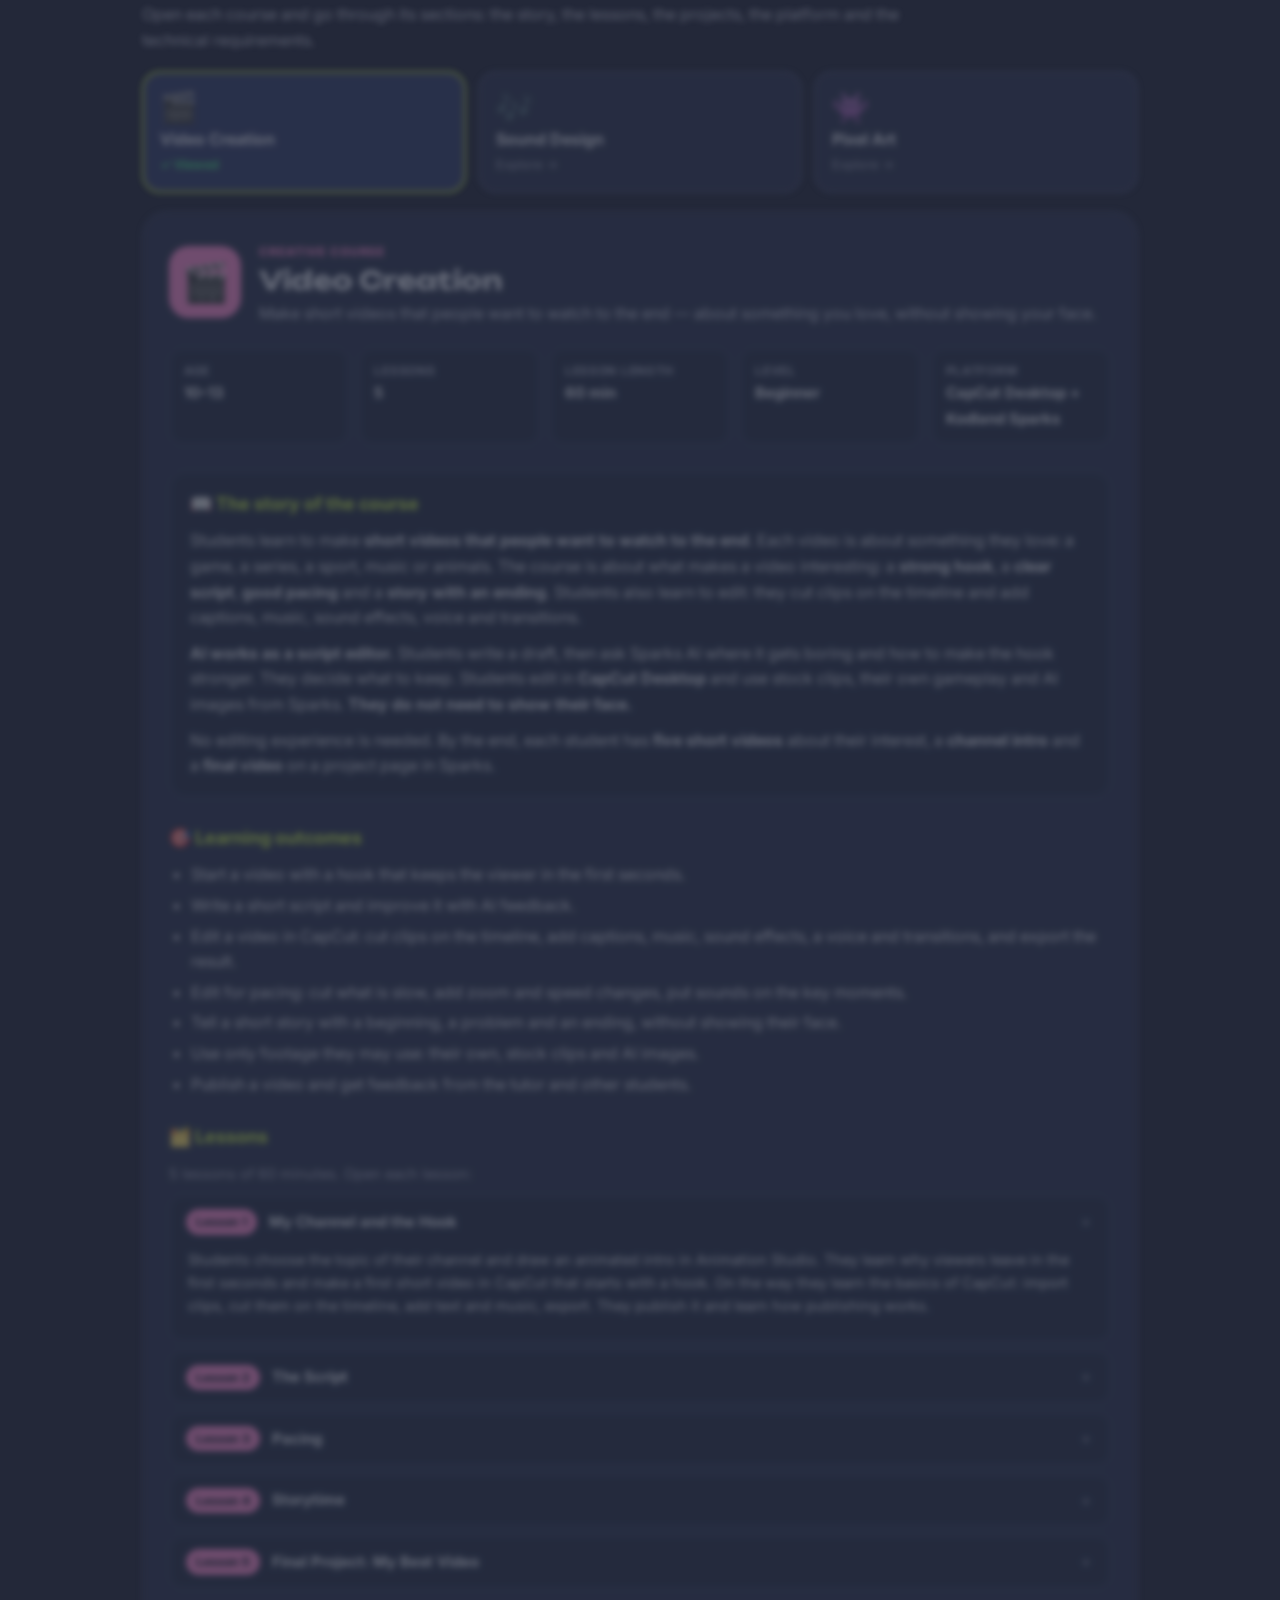
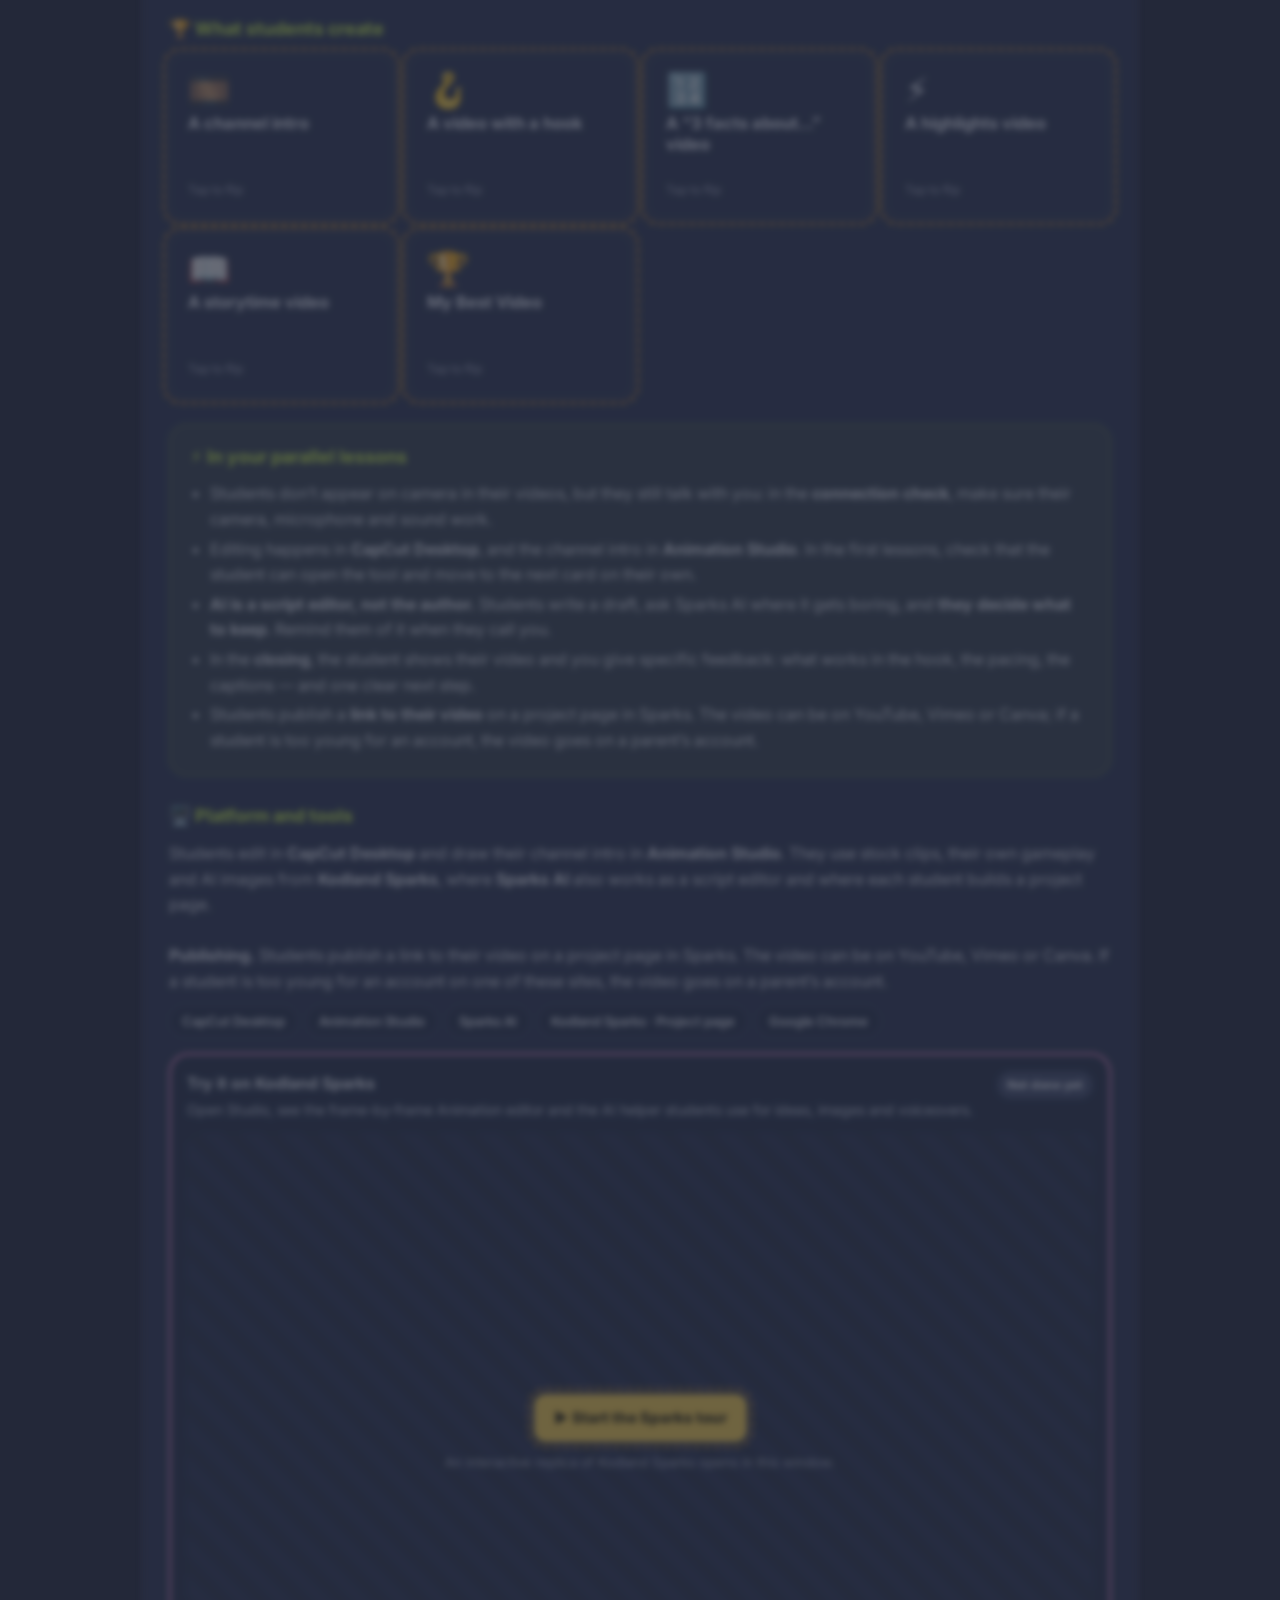
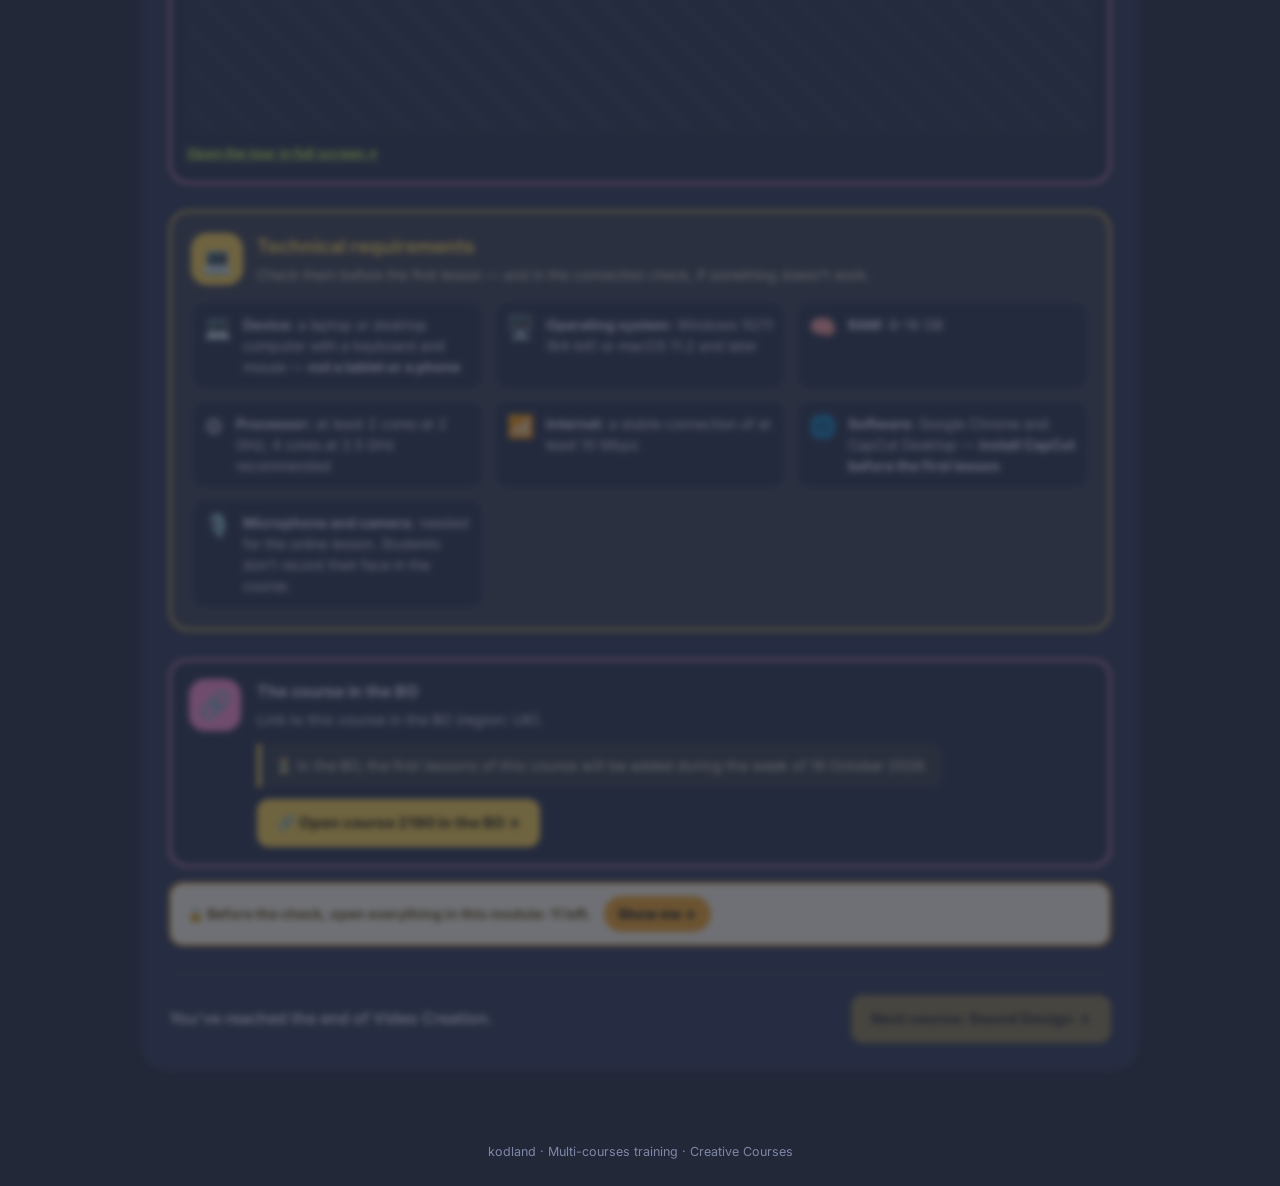
<file: Creative_Courses/en-gb.html>
<!doctype html>
<html><head><meta charset="utf-8"><title>Creative Courses</title>
<!-- Shortcut: opens the training in this language (en-gb). Same as index.html?lang=en-gb -->
<meta http-equiv="refresh" content="0; url=index.html?lang=en-gb">
<script>location.replace('index.html?lang=en-gb');</script>
</head><body><a href="index.html?lang=en-gb">Open</a></body></html>
</file>
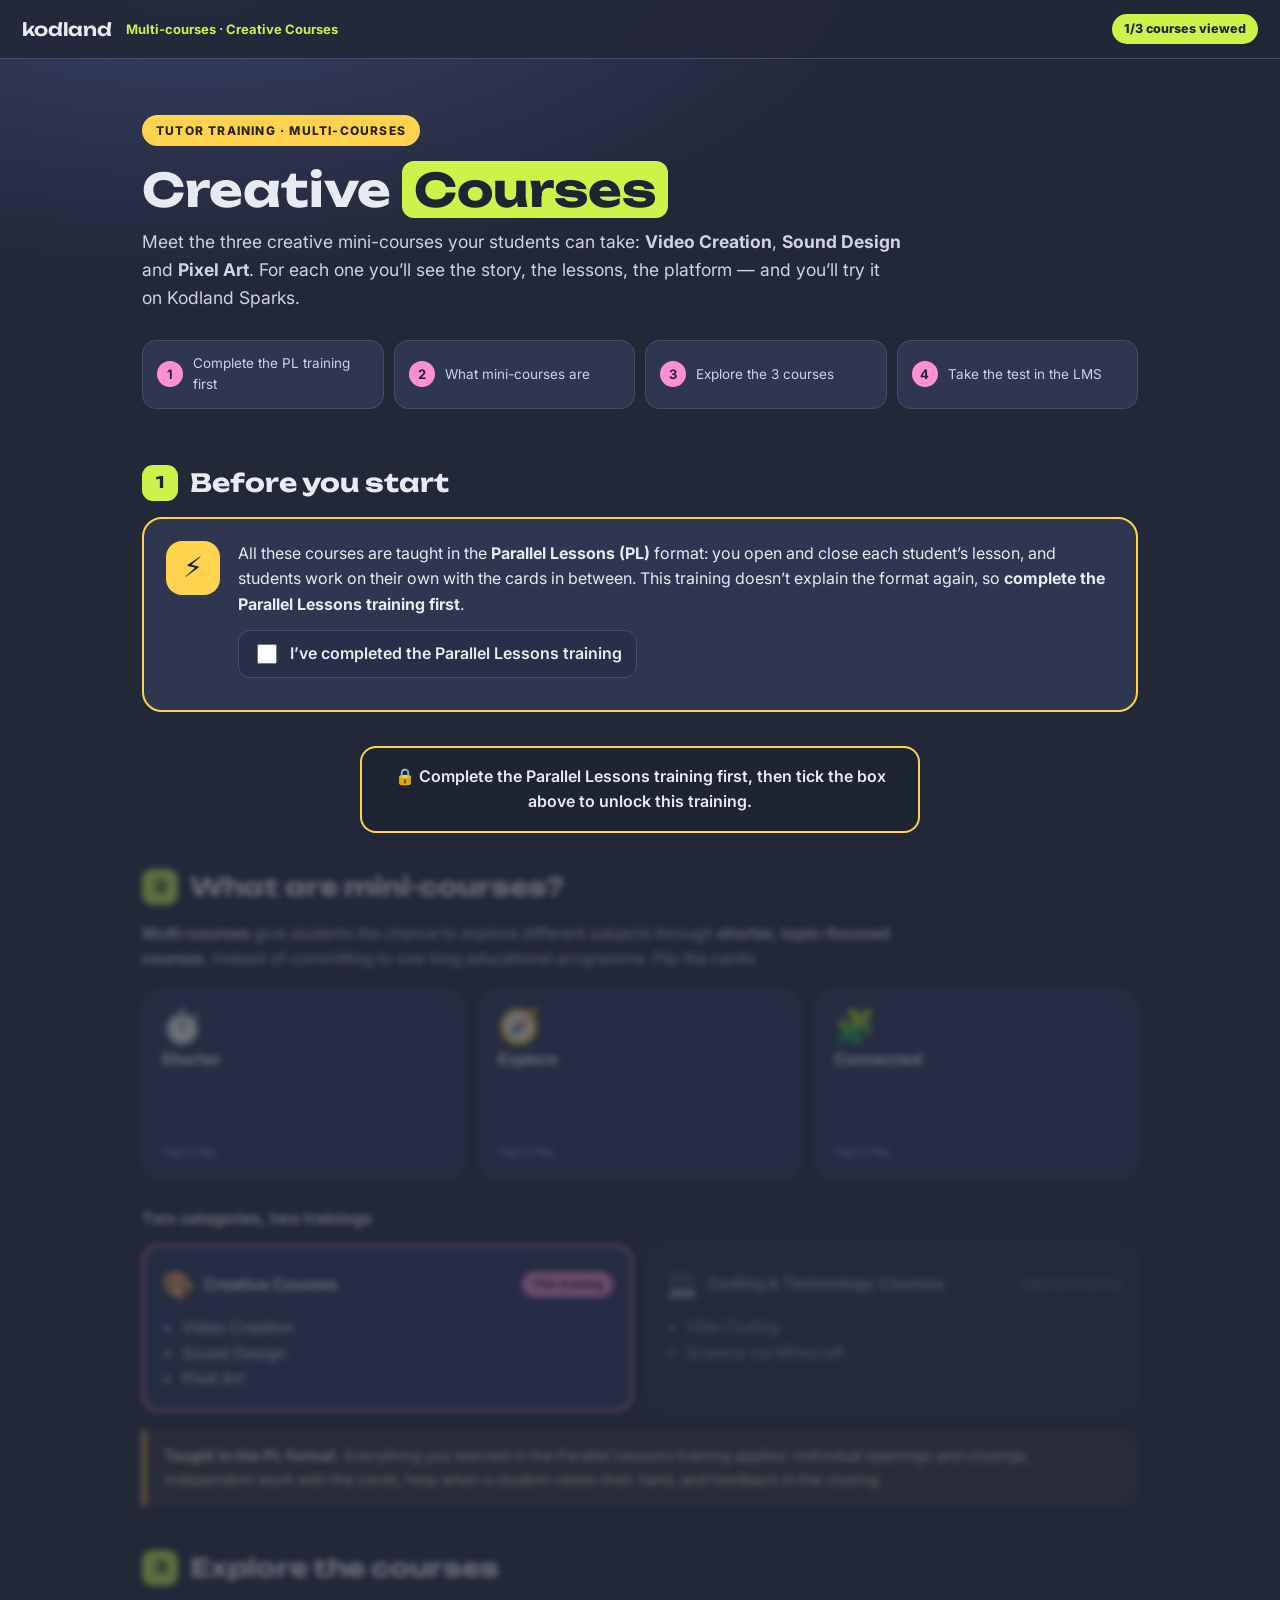
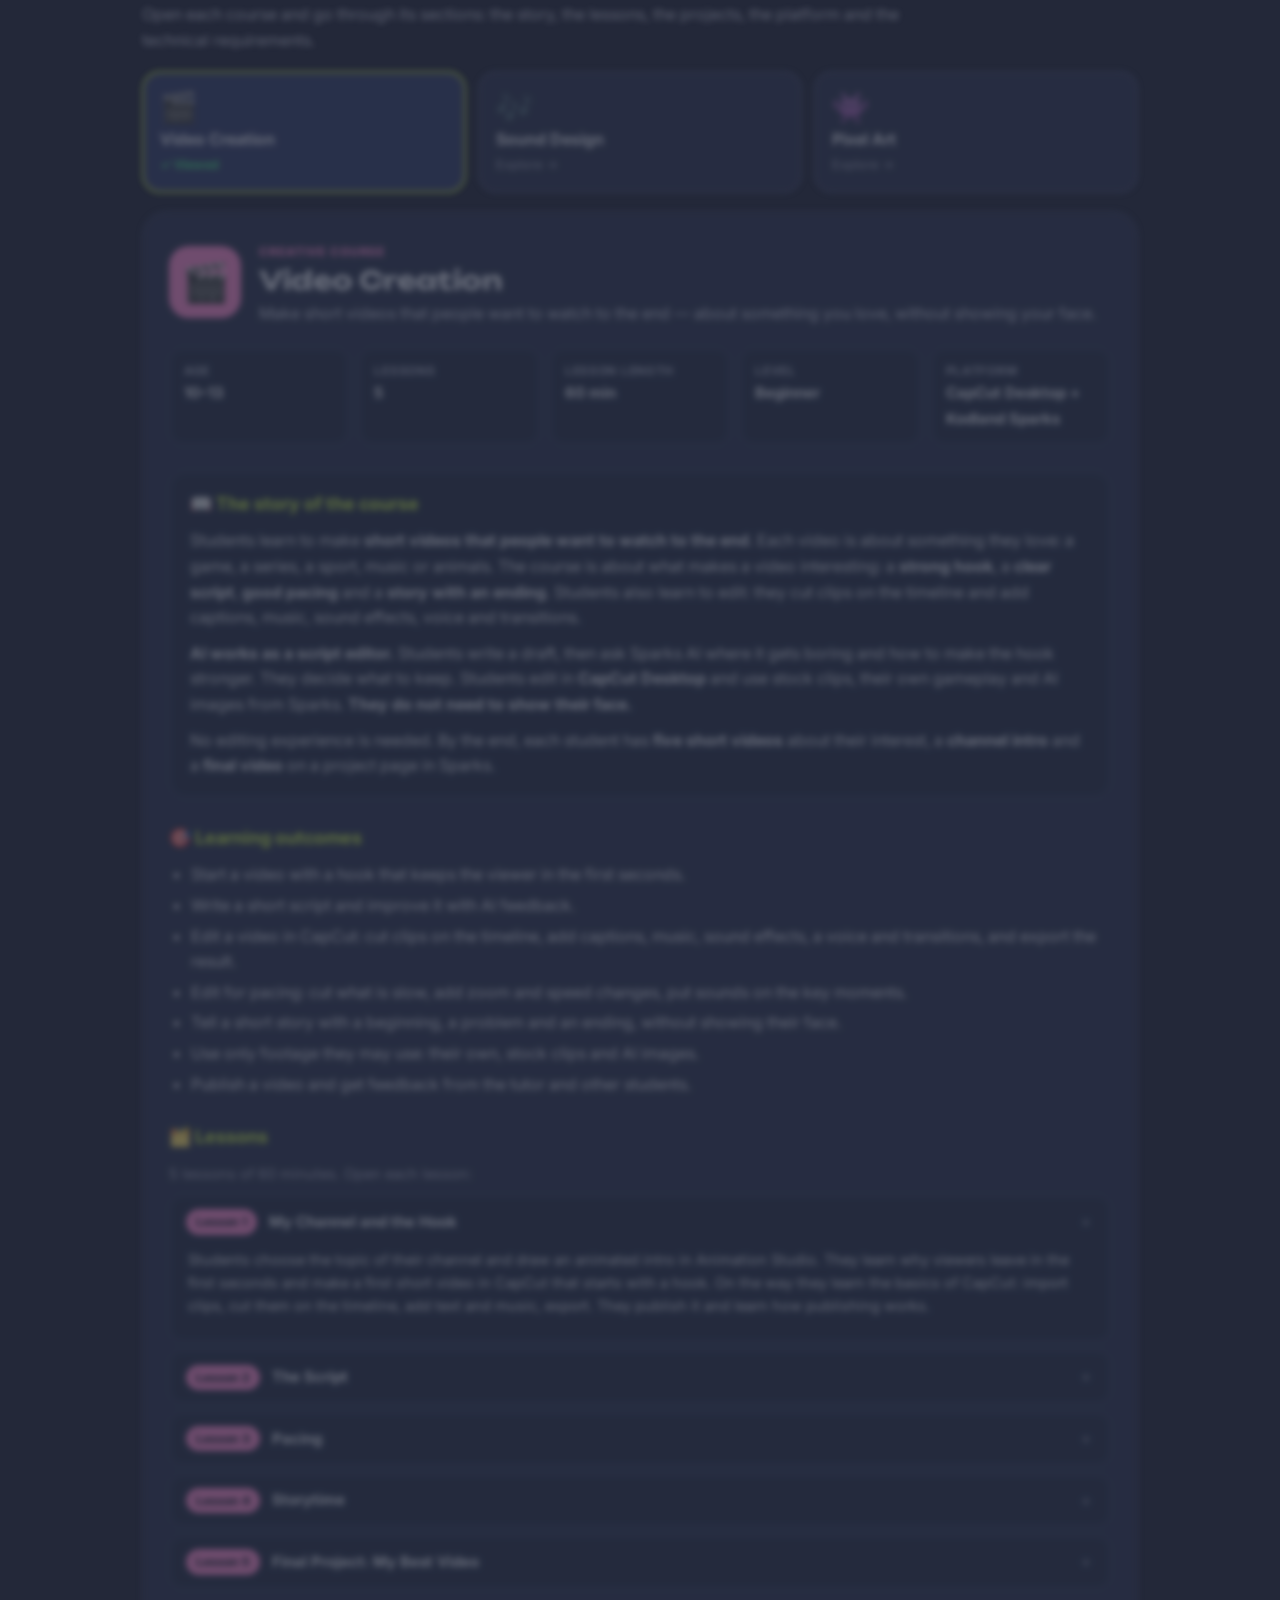
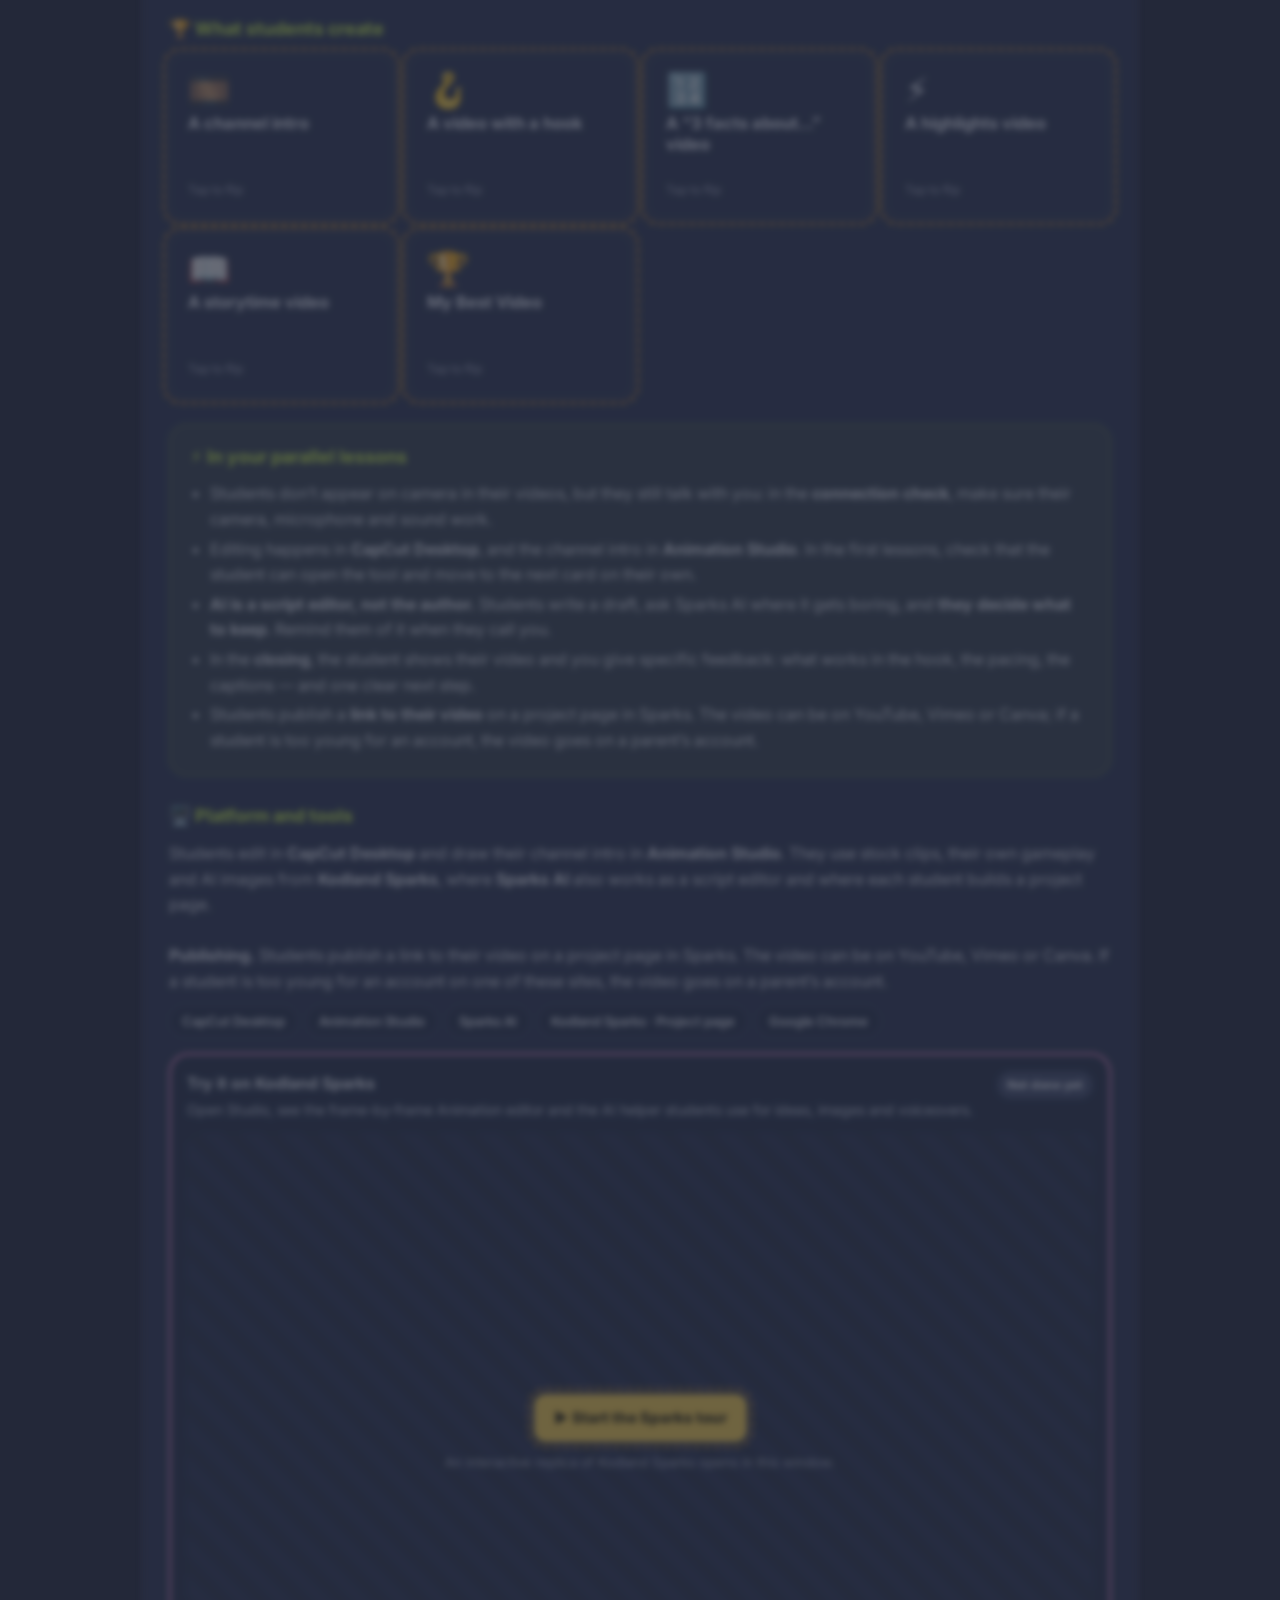
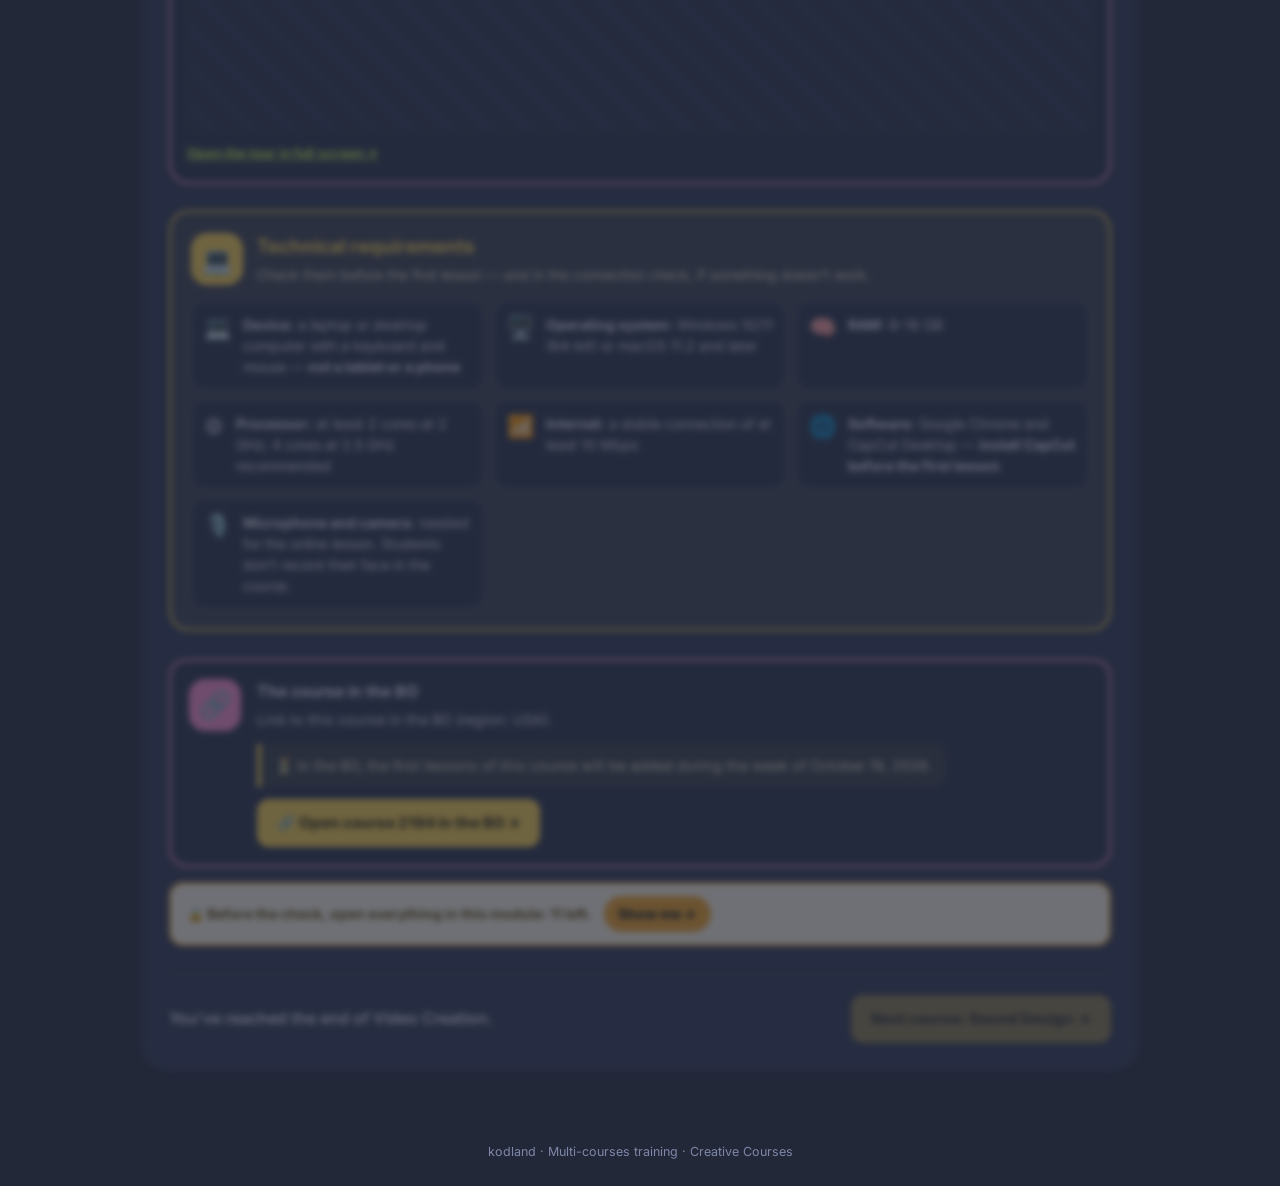
<file: Creative_Courses/en-us.html>
<!doctype html>
<html><head><meta charset="utf-8"><title>Creative Courses</title>
<!-- Shortcut: opens the training in this language (en-us). Same as index.html?lang=en-us -->
<meta http-equiv="refresh" content="0; url=index.html?lang=en-us">
<script>location.replace('index.html?lang=en-us');</script>
</head><body><a href="index.html?lang=en-us">Open</a></body></html>
</file>
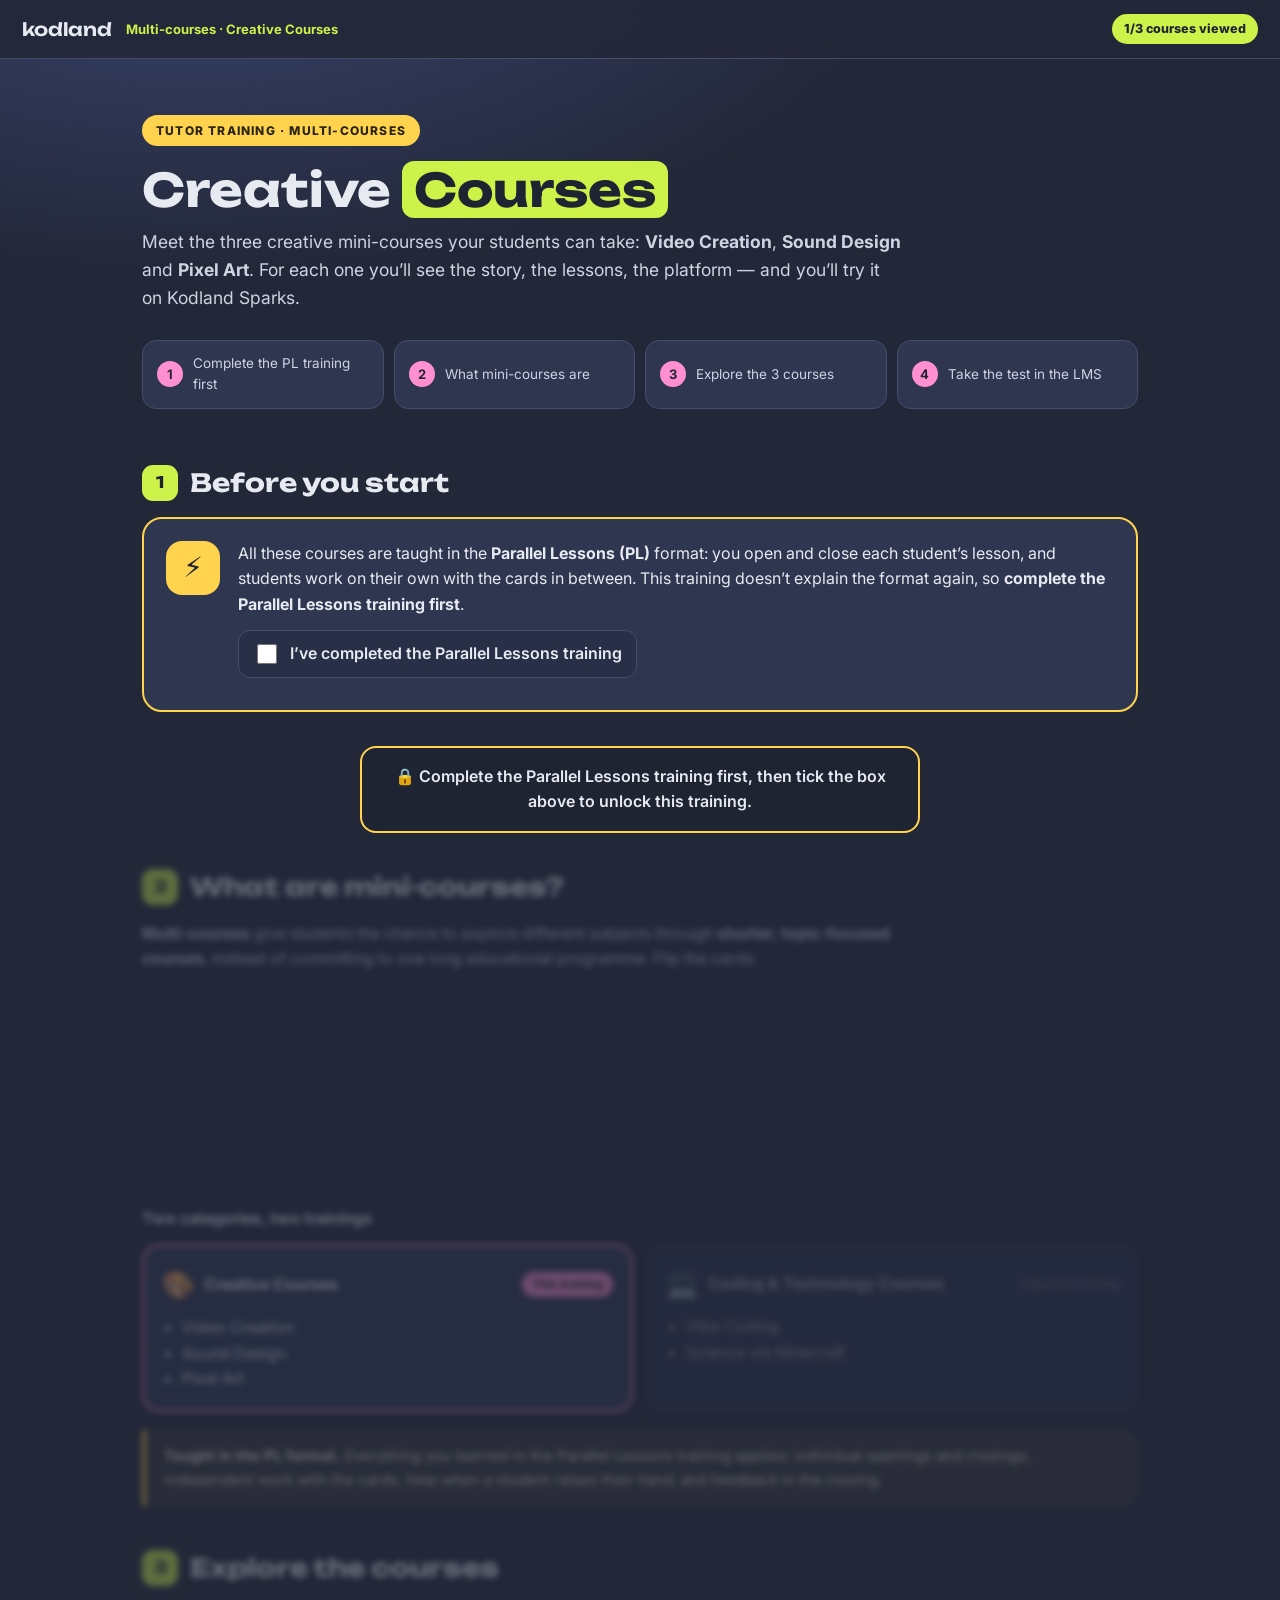
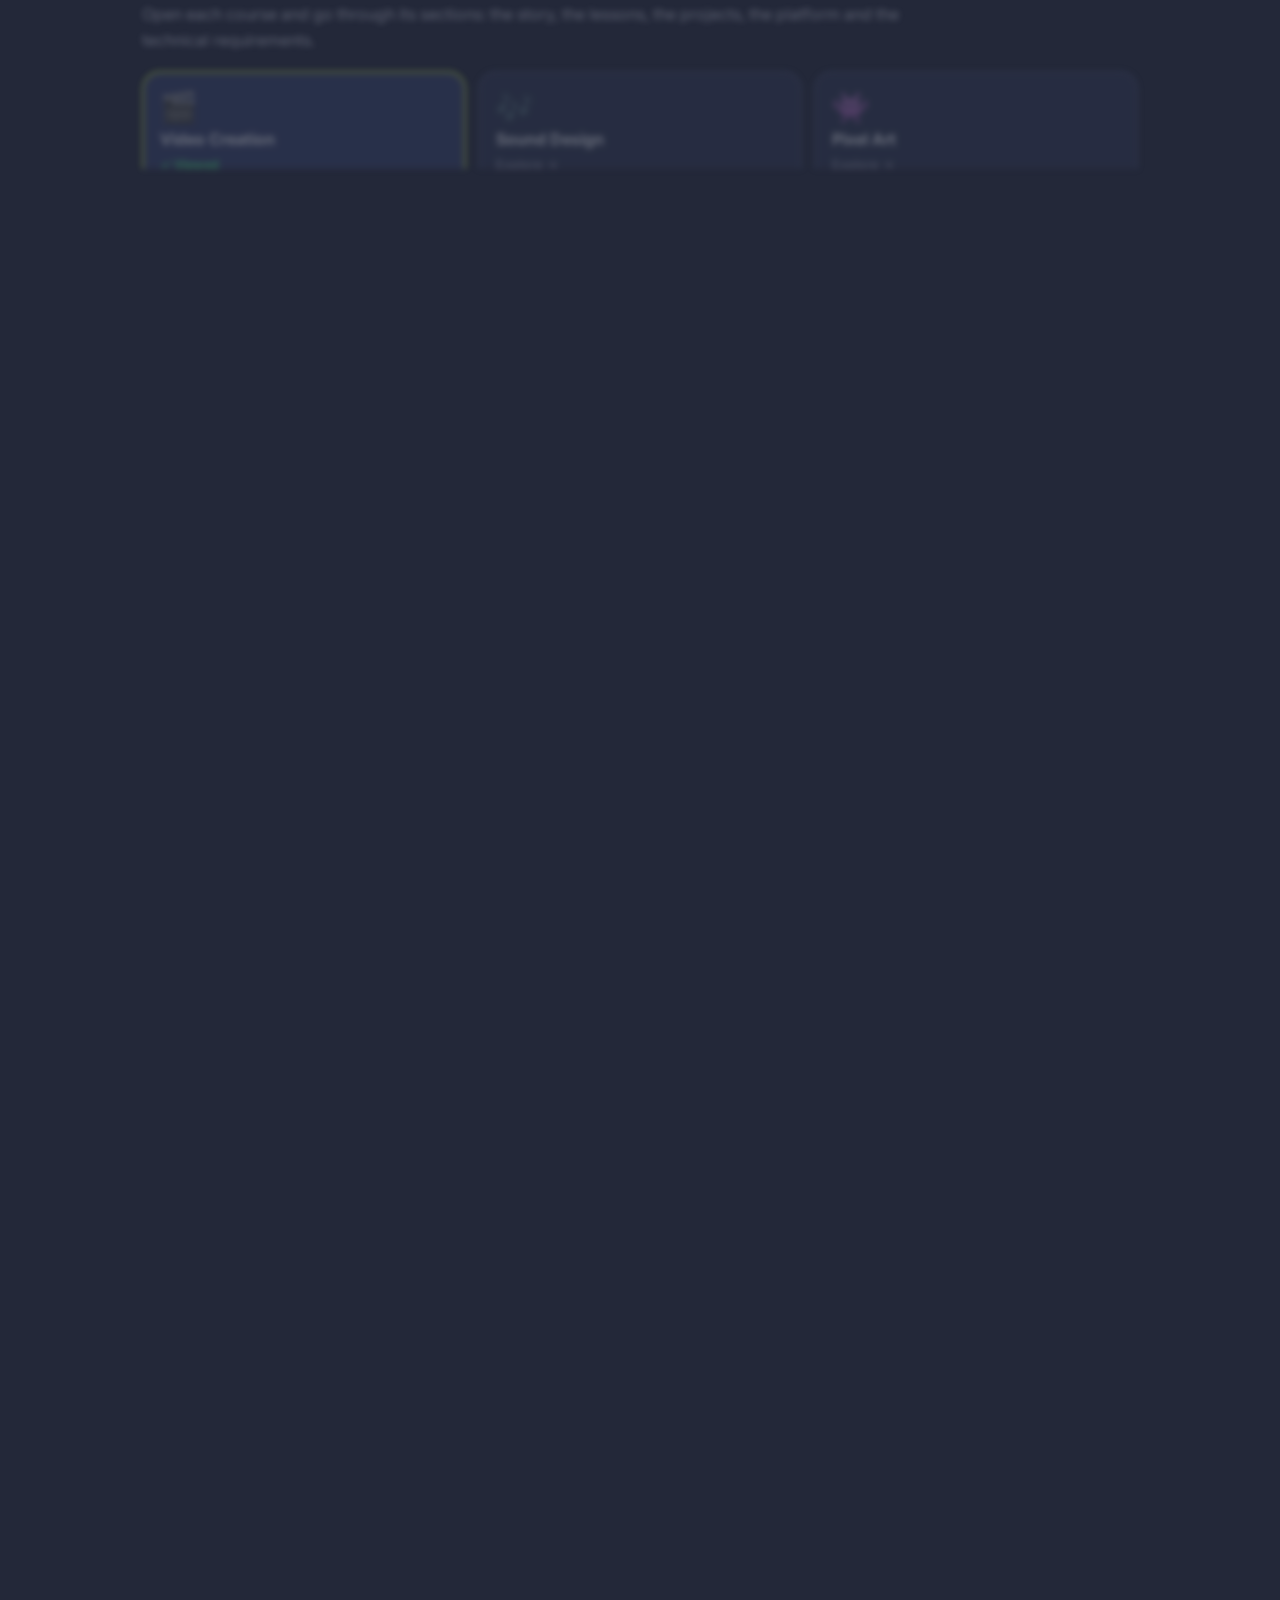
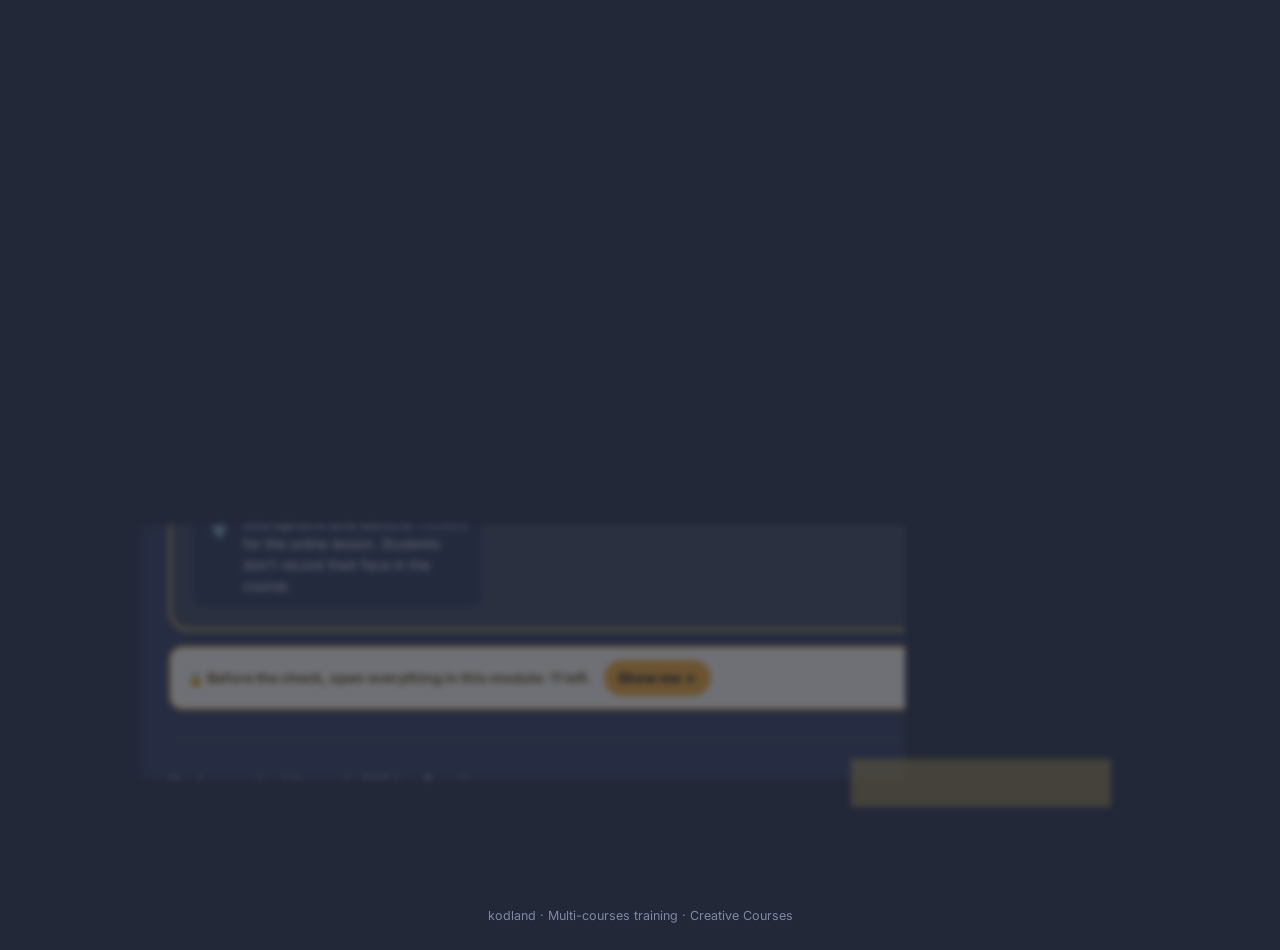
<file: Creative_Courses/en.html>
<!doctype html>
<html><head><meta charset="utf-8"><title>Creative Courses</title>
<!-- Shortcut: opens the training in this language (en). Same as index.html?lang=en -->
<meta http-equiv="refresh" content="0; url=index.html?lang=en">
<script>location.replace('index.html?lang=en');</script>
</head><body><a href="index.html?lang=en">Open</a></body></html>
</file>
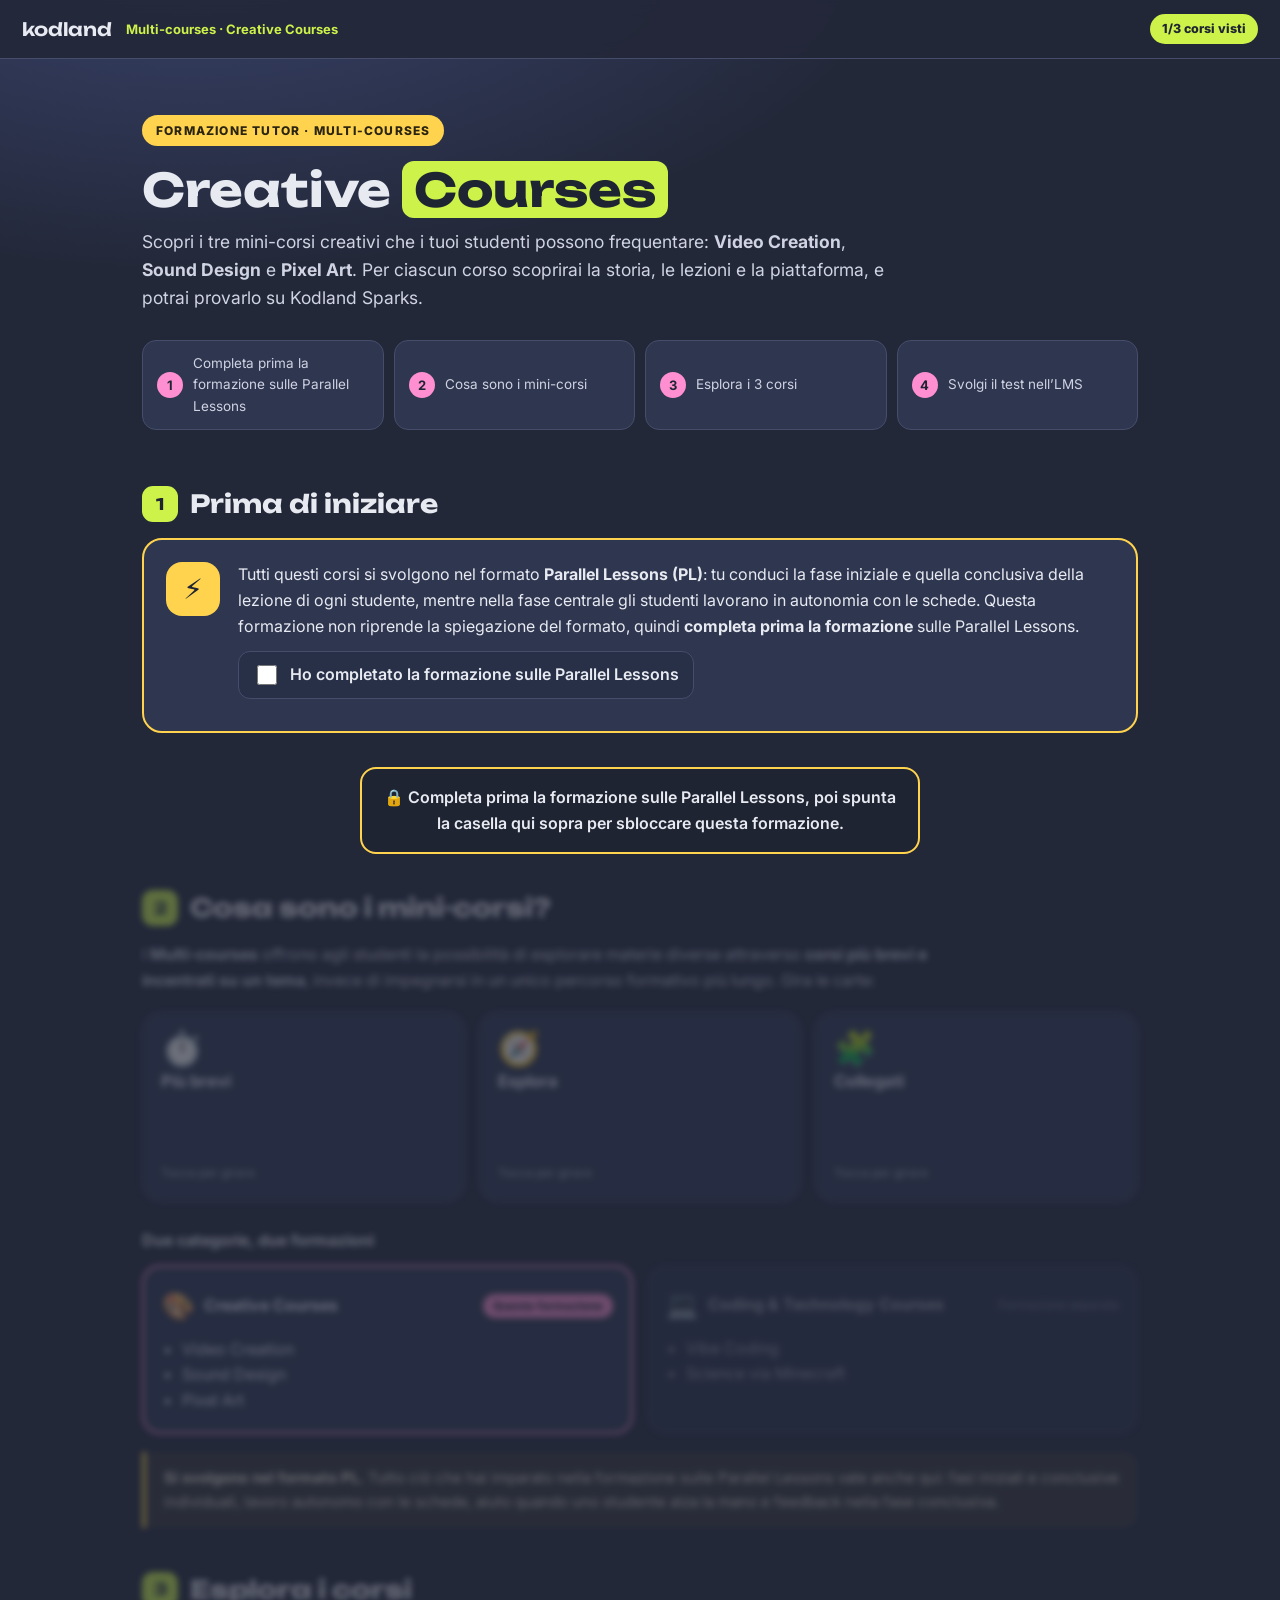
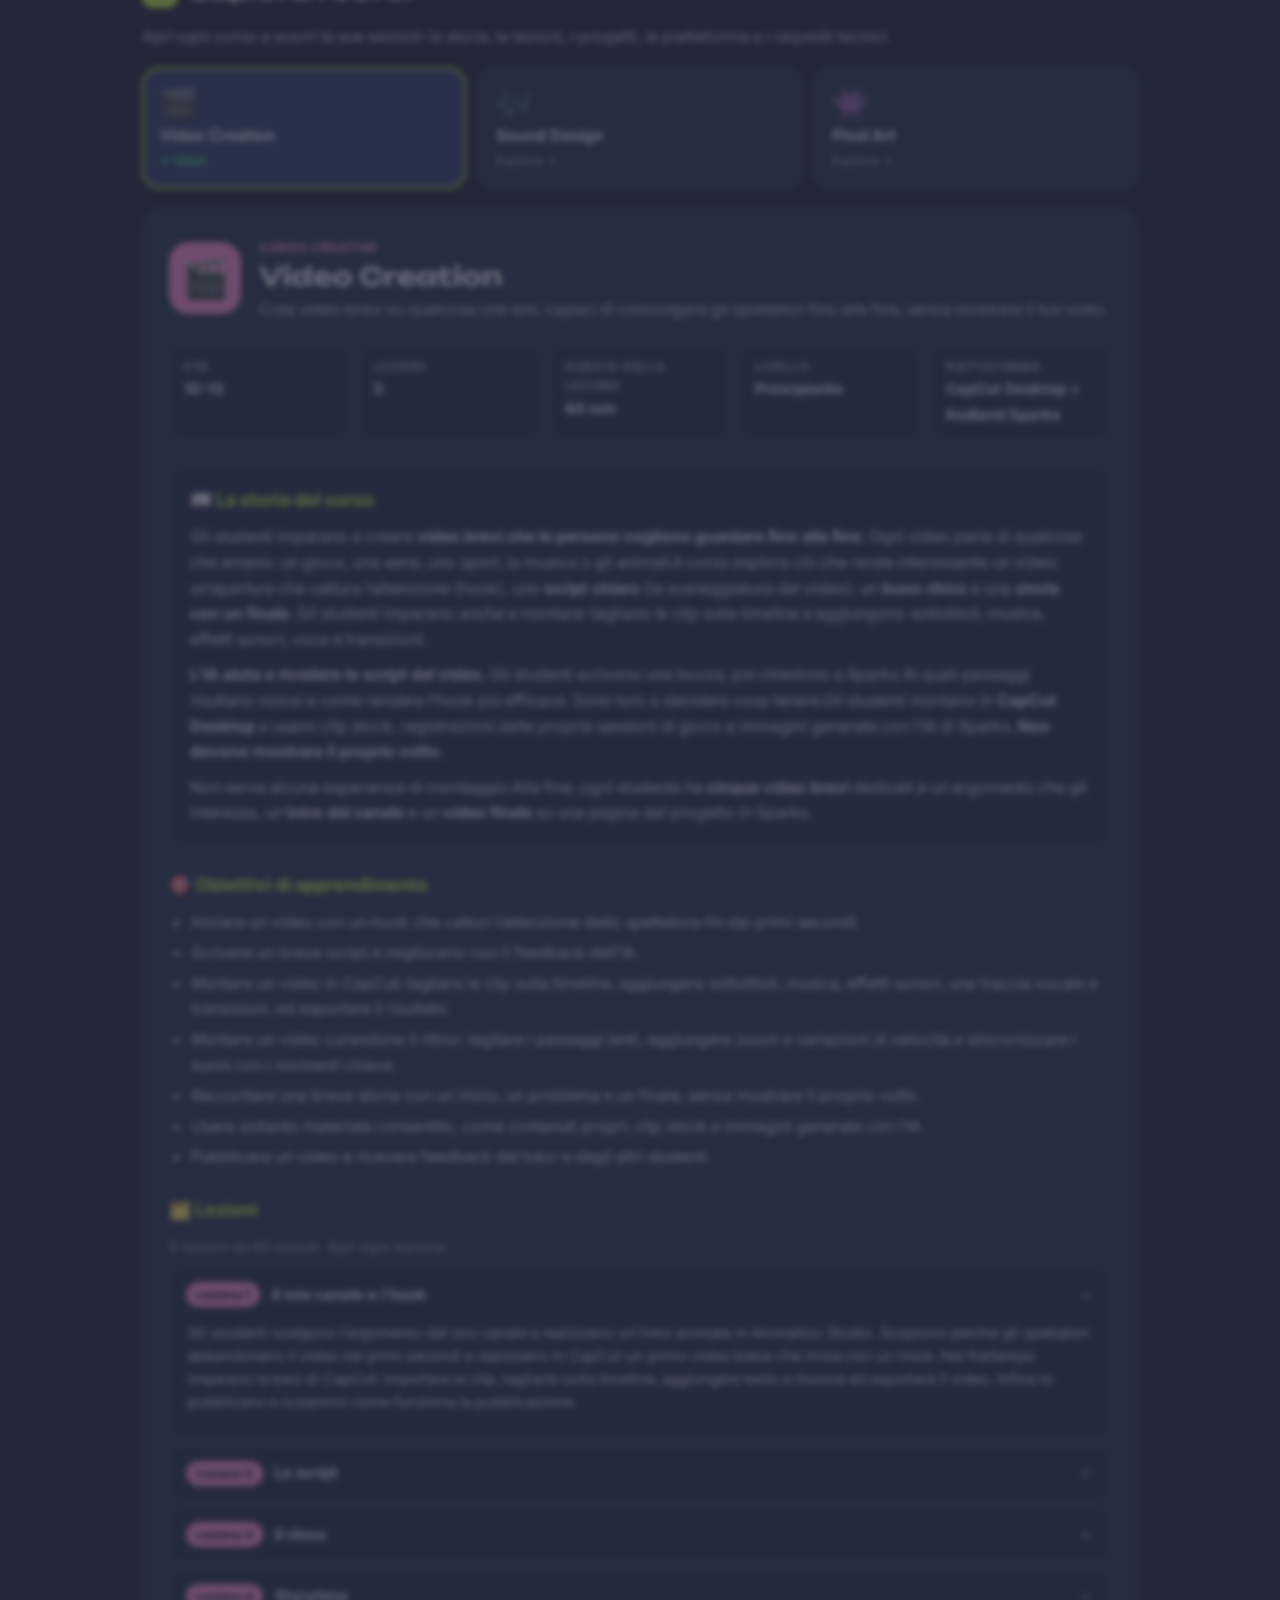
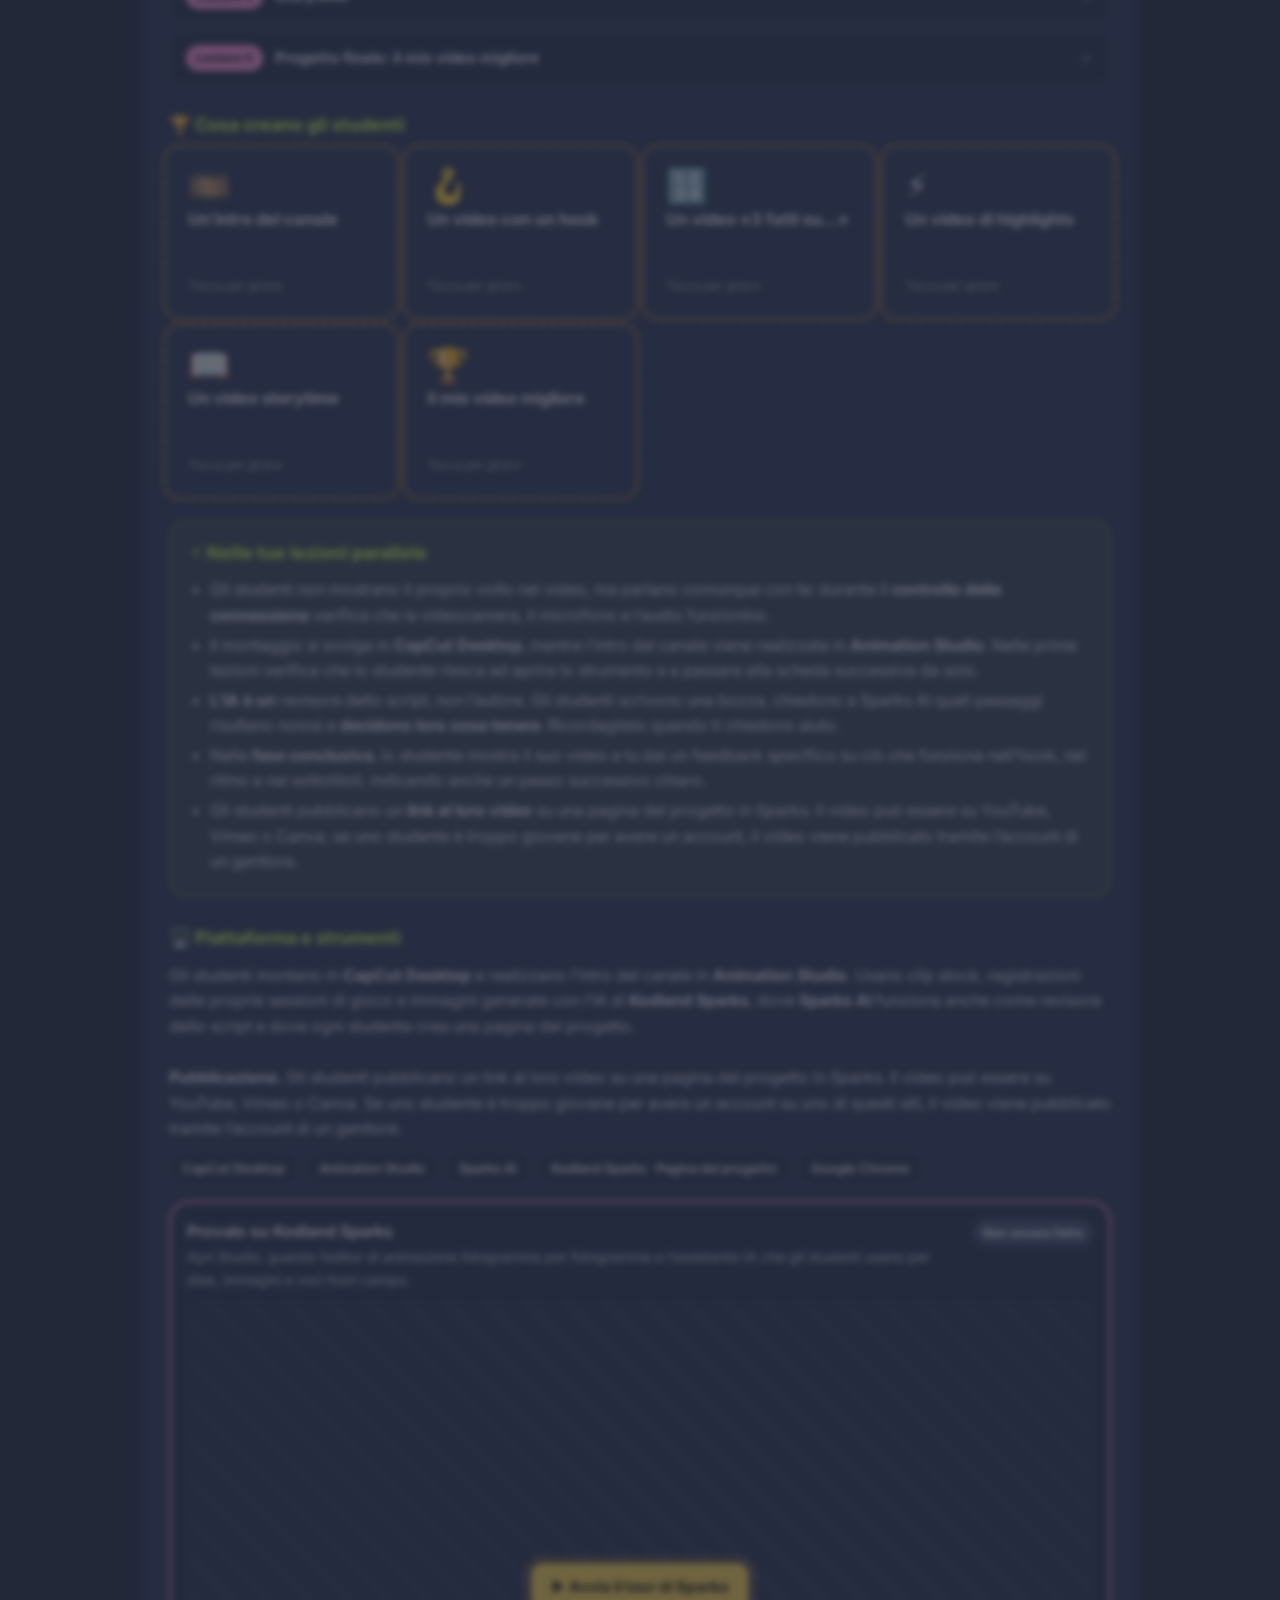
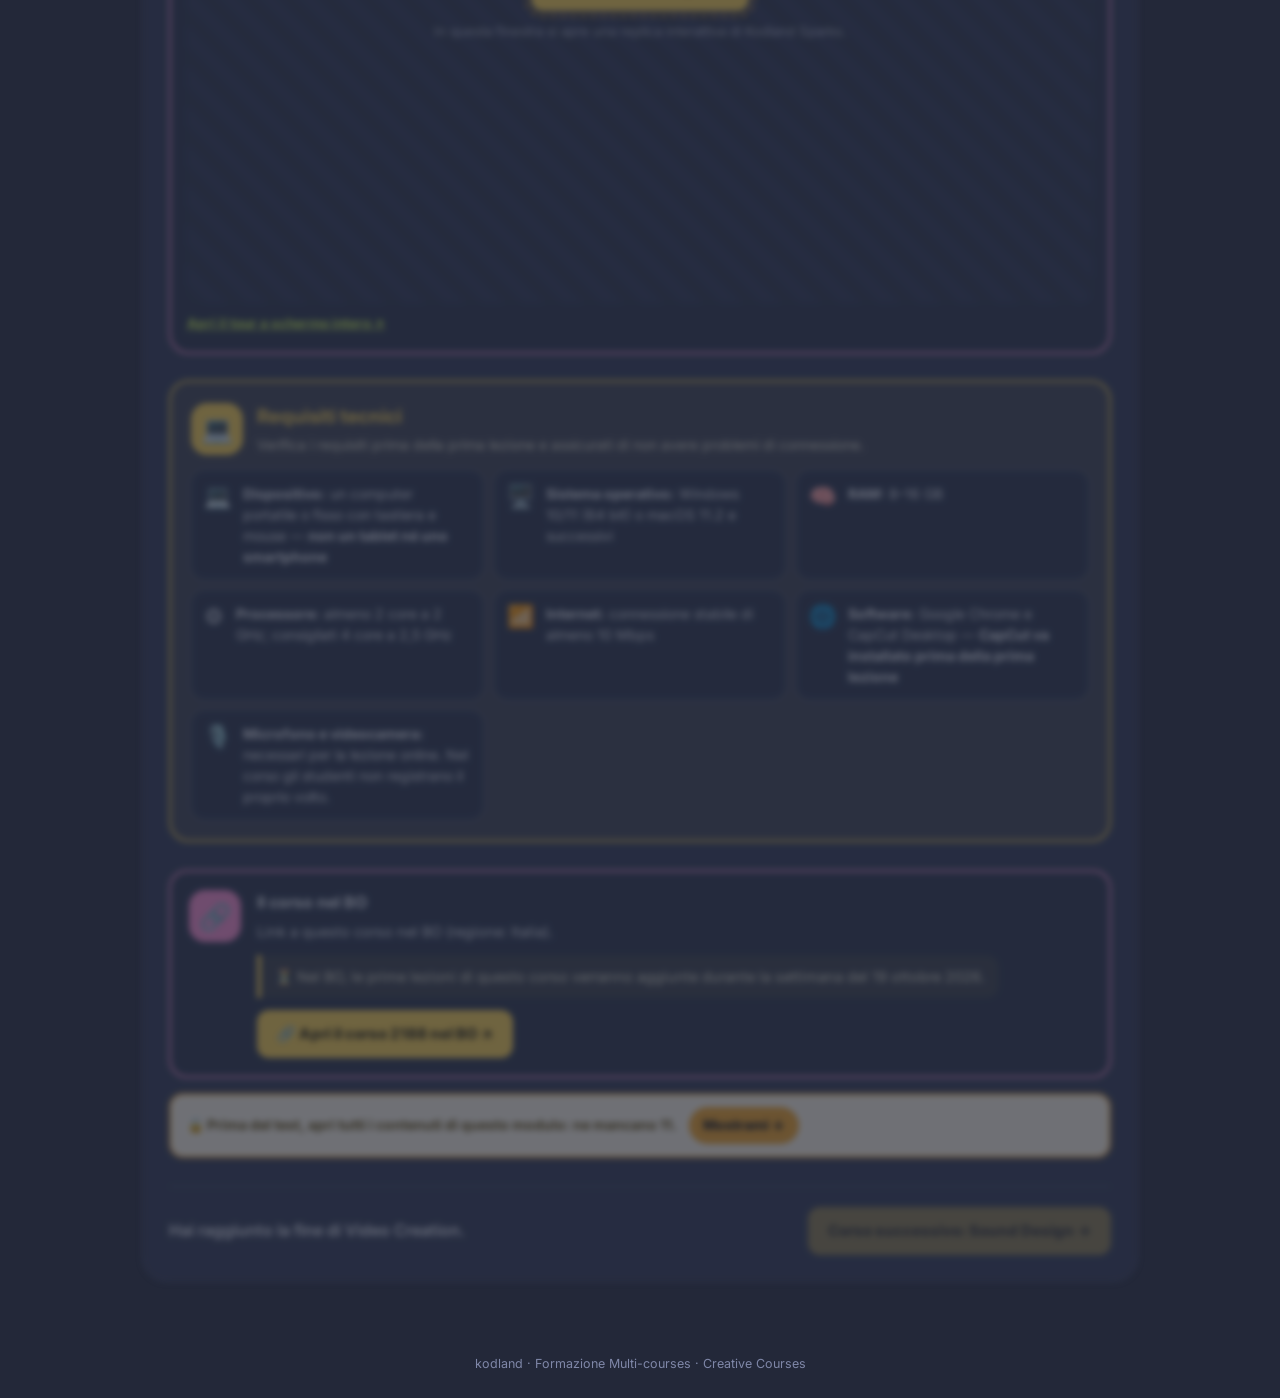
<file: Creative_Courses/it.html>
<!doctype html>
<html><head><meta charset="utf-8"><title>Creative Courses</title>
<!-- Shortcut: opens the training in this language (it). Same as index.html?lang=it -->
<meta http-equiv="refresh" content="0; url=index.html?lang=it">
<script>location.replace('index.html?lang=it');</script>
</head><body><a href="index.html?lang=it">Open</a></body></html>
</file>
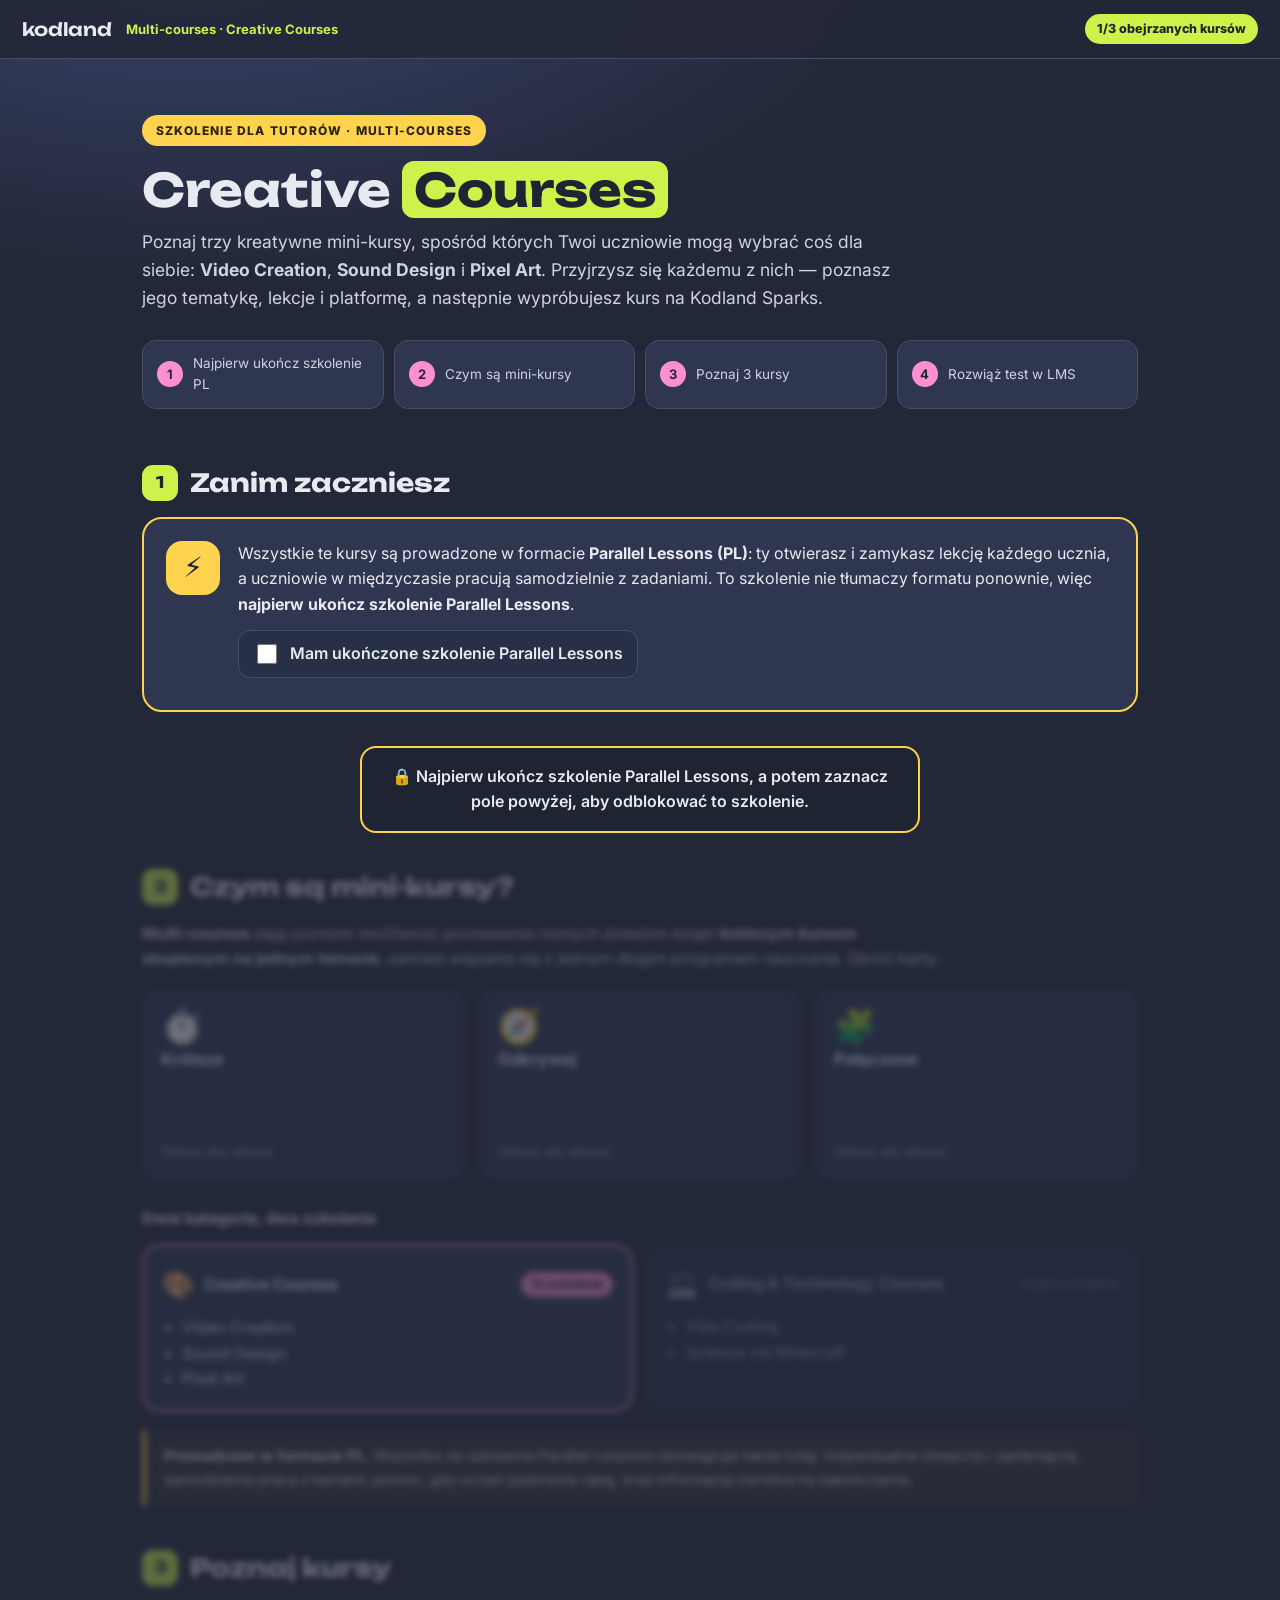
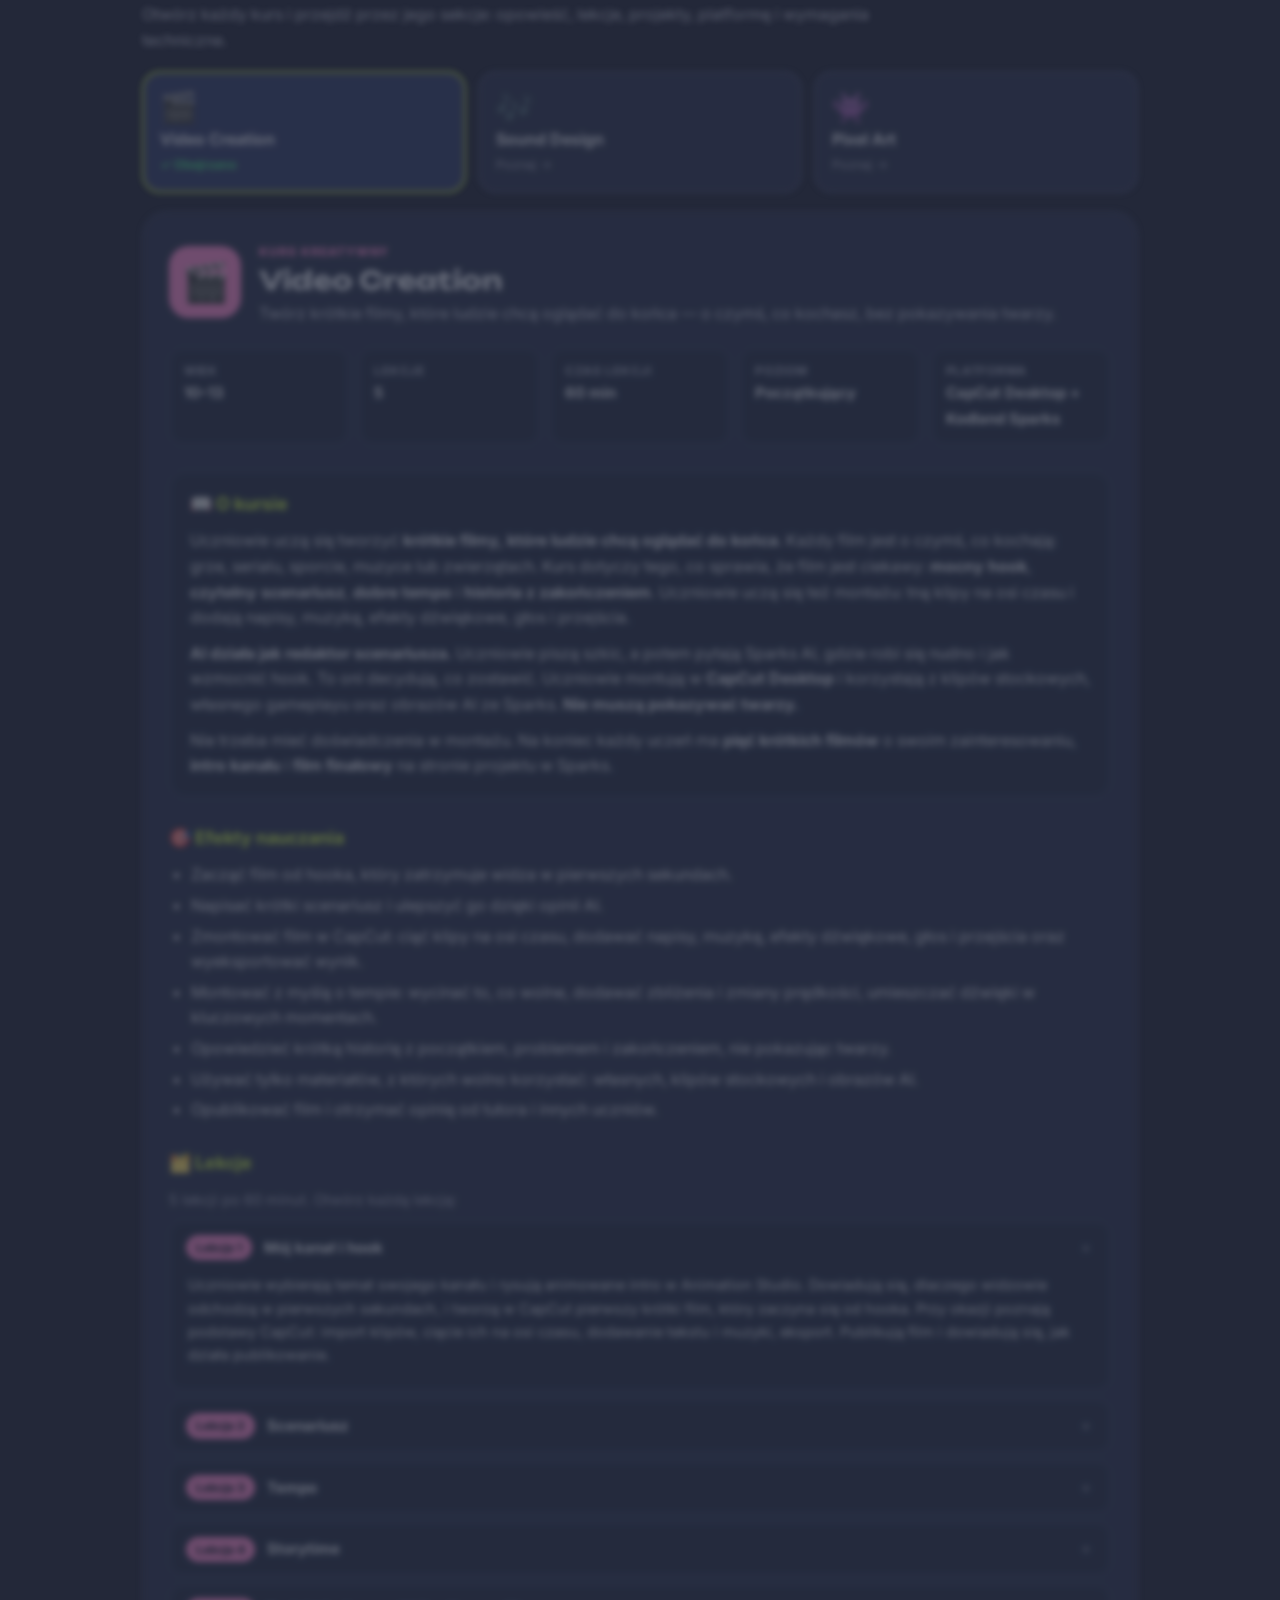
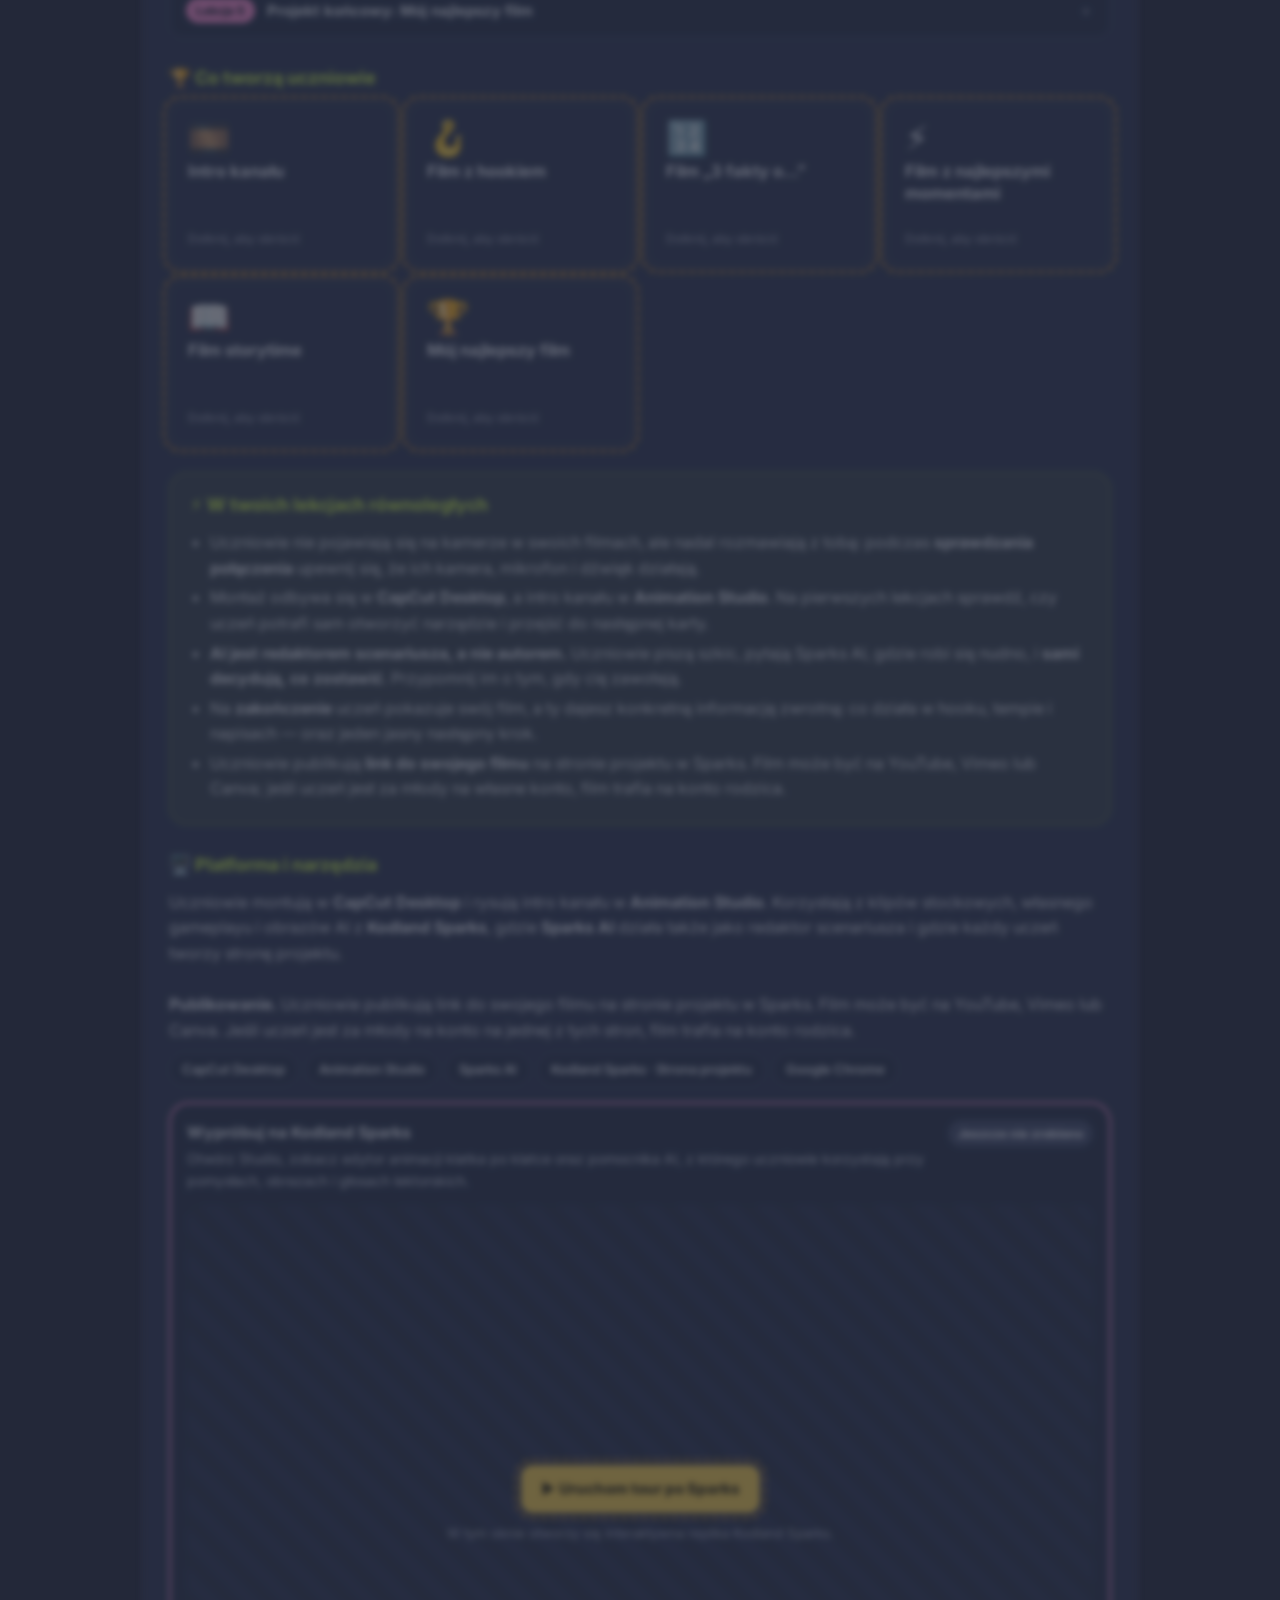
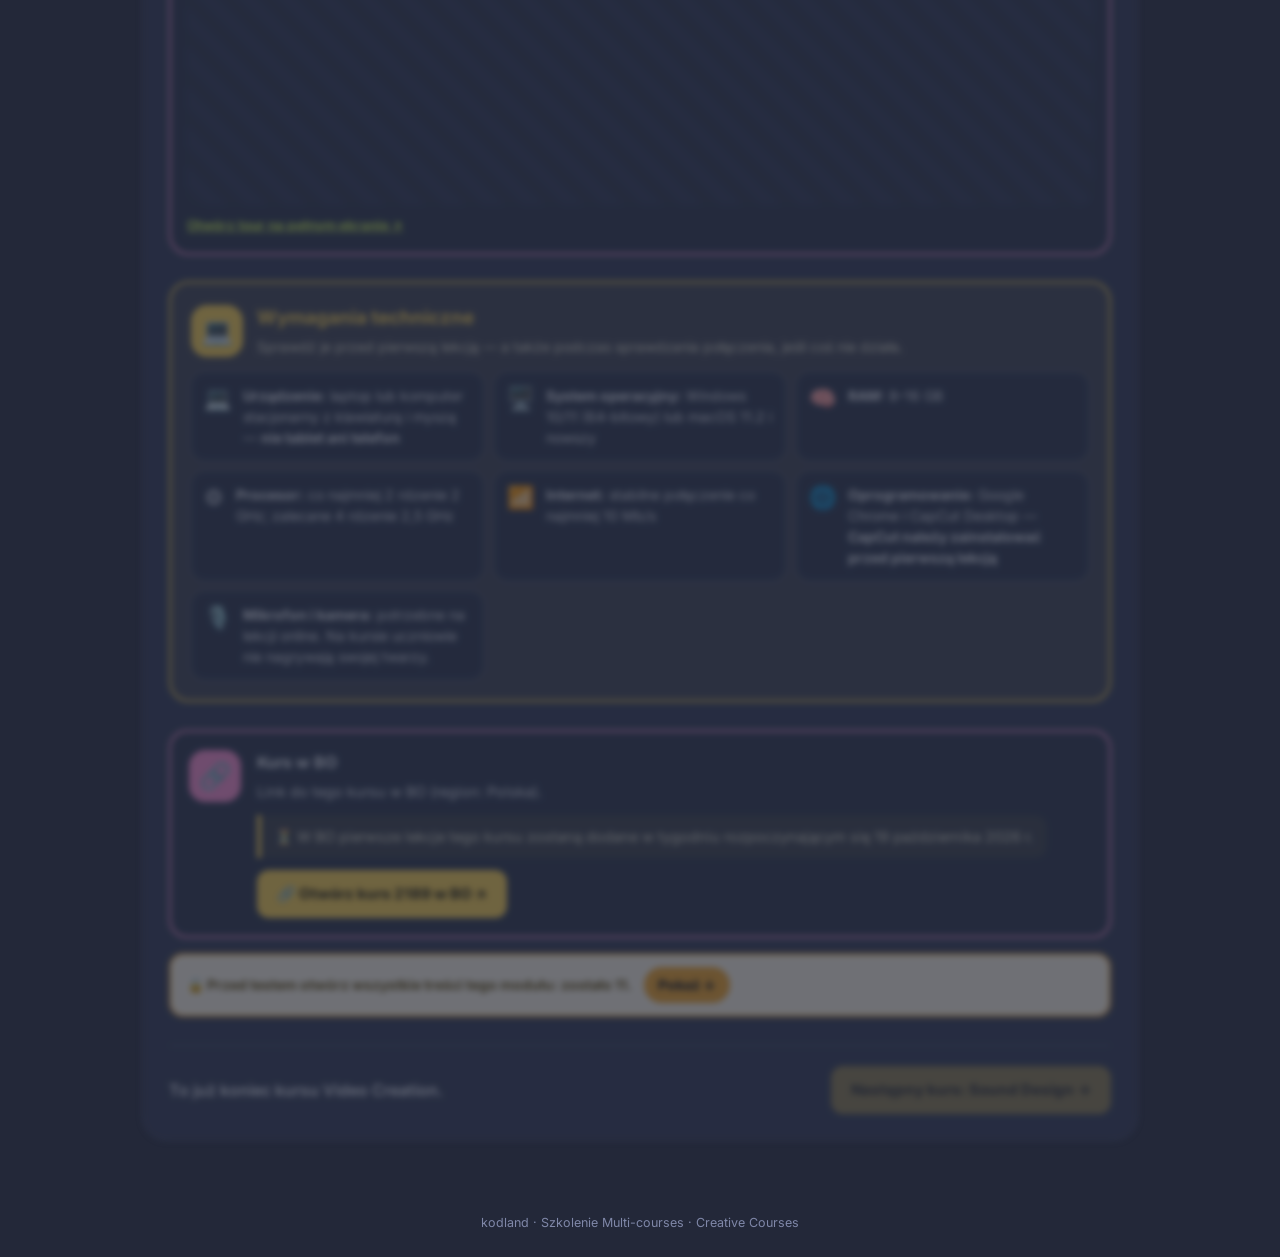
<file: Creative_Courses/pl.html>
<!doctype html>
<html><head><meta charset="utf-8"><title>Creative Courses</title>
<!-- Shortcut: opens the training in this language (pl). Same as index.html?lang=pl -->
<meta http-equiv="refresh" content="0; url=index.html?lang=pl">
<script>location.replace('index.html?lang=pl');</script>
</head><body><a href="index.html?lang=pl">Open</a></body></html>
</file>
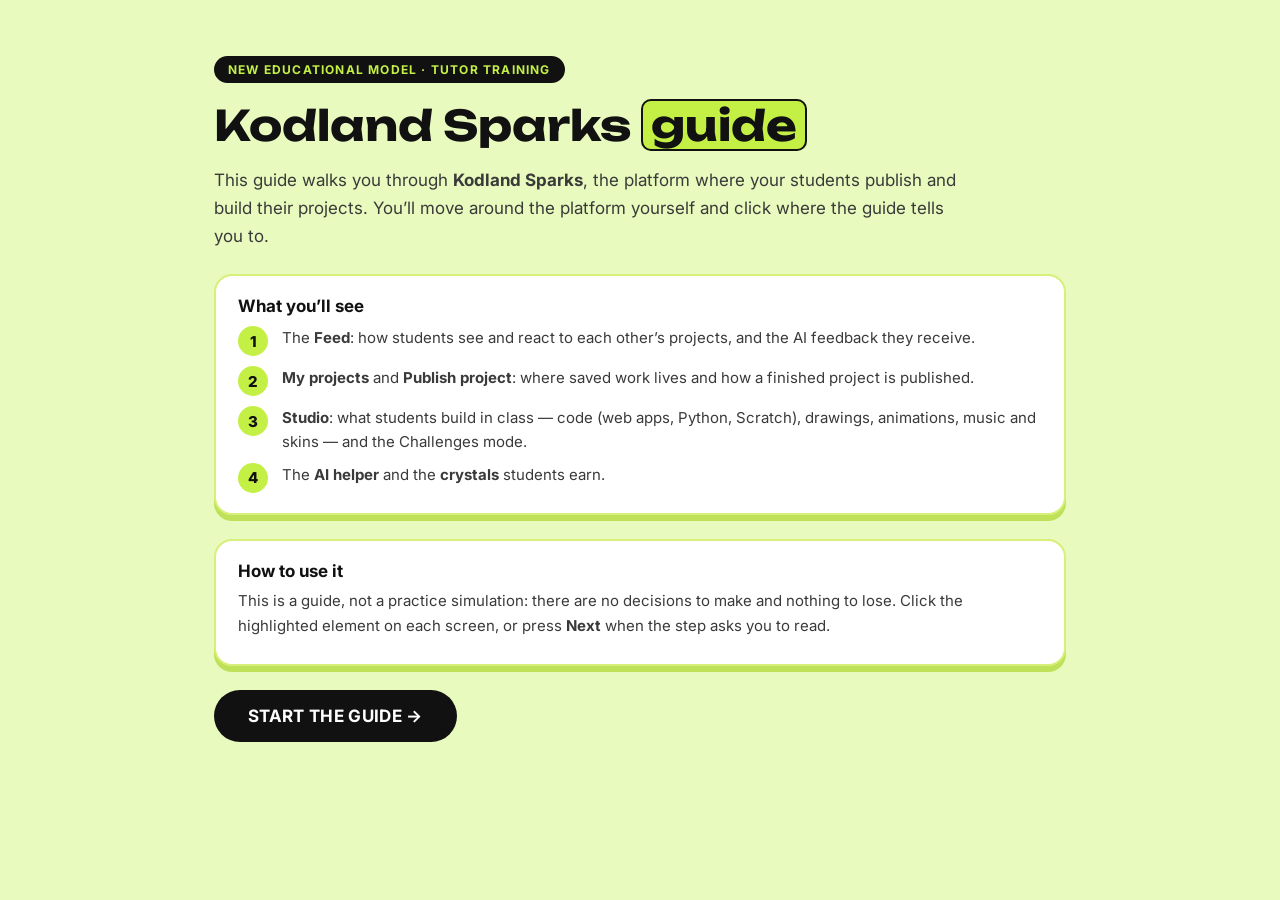
<file: sparks-sim/Kodland_Sparks_Tour.html>
<!doctype html>
<html lang="en">
<head>
<meta charset="utf-8">
<meta name="viewport" content="width=device-width, initial-scale=1">
<title>Kodland Sparks Guide</title>
<link rel="preconnect" href="https://fonts.googleapis.com">
<link href="https://fonts.googleapis.com/css2?family=Inter:wght@400;500;600;700&family=Unbounded:wght@600;700;800&family=Source+Sans+3:wght@600;700&display=swap" rel="stylesheet">
<script>
/* Language: ?lang=xx loads assets/content-xx.js (falls back to English) */
(function(){ var m = /[?&]lang=([a-z]{2}(?:-[A-Za-z]{2})?)/.exec(location.search); window.LANG = m ? m[1] : 'en';
  document.write('<script src="assets/content-' + LANG + '.js"><\/script>'); })();
</script>
<script>if (!window.CONTENT){
  /* The requested language file is missing or has an error: show English, and say so (useful while checking a translation) */
  if (LANG !== 'en') document.addEventListener('DOMContentLoaded', function(){ var b = document.createElement('div');
    b.style.cssText = 'position:fixed;left:0;right:0;bottom:0;z-index:99999;background:#E5484D;color:#fff;font:600 14px/1.4 system-ui,sans-serif;padding:10px 16px;text-align:center';
    b.textContent = '⚠ assets/content-' + LANG + '.js could not be loaded (missing file or an error inside it). Showing English instead.'; document.body.appendChild(b); });
  window.LANG = 'en'; document.write('<script src="assets/content-en.js"><\/script>'); }</script>
<style>
:root{
  --bg:#2b3144; --head:#363d55; --tile:#393f5a; --tile-b:#424a66; --box:#2e3448;
  --lime:#D3FF5F; --blue:#5b8cff; --lbl:#1d2131; --red:#ff4d5e; --txt:#e8eaf1; --muted:#a3a9bd;
  --btn:#3c4360; --btn-on:#4b5377; --kl:#2a2e3d; --kl-head:#383d55;
  --coach:#498BFF;
}
*{box-sizing:border-box}
html,body{margin:0;height:100%;background:var(--bg);color:var(--txt);font-family:Inter,system-ui,Segoe UI,Arial,sans-serif;overflow:hidden}
button{font-family:inherit;color:inherit;border:0;background:none;cursor:pointer}
svg{display:block}

/* ---------- Classroom header ---------- */
.cr-head{height:56px;background:var(--head);display:flex;align-items:center;padding:0 18px;gap:12px;position:relative}
.cr-head .back{width:34px;height:34px;border-radius:10px;display:grid;place-items:center}
.cr-head .back:hover{background:#4a5274}
.cr-head b{font-size:15px;font-weight:700}
.cr-head .muted{color:var(--muted);font-size:13px}
.hdr-btn{margin-left:auto;background:#262b3c;border:1px solid #545d80;border-radius:999px;padding:6px 14px;font-size:13px;font-weight:600}
.hdr-btn:hover{background:#3a4160}
.hdr-btn+.leave{margin-left:18px}
.leave{margin-left:auto;color:var(--red);font-size:13px;display:flex;align-items:center;gap:6px}
.hud{position:absolute;left:50%;transform:translateX(-50%);display:flex;gap:8px;align-items:center}
.hud-chip{background:#262b3c;border:1px solid #545d80;border-radius:999px;padding:5px 12px;font-size:13px;font-weight:600;display:flex;align-items:center;gap:6px}
.hud-chip.mode{background:var(--coach);color:#fff;border-color:var(--coach)}
.heart{font-size:14px;transition:.3s}
.heart.lost{filter:grayscale(1);opacity:.35}
.heart.breaking{animation:heartBreak .8s ease}
@keyframes heartBreak{0%{transform:scale(1)}30%{transform:scale(1.6)}60%{transform:scale(.6) rotate(-20deg)}100%{transform:scale(1)}}
.dia-pop{animation:diaPop .9s ease}
@keyframes diaPop{0%{transform:scale(1)}40%{transform:scale(1.5)}100%{transform:scale(1)}}

/* ---------- Console ---------- */
.console{height:calc(100vh - 56px);padding:16px 14px;display:grid;grid-template-columns:1fr 1fr;grid-template-rows:1fr 1fr;gap:14px}
.room-box{border:1px solid var(--tile-b);border-radius:14px;padding:4px;background:var(--box);position:relative;min-height:0}
.room-box.joined{cursor:pointer}
.room-box.joined:hover{border-color:#6d7799}
.room-inner{height:100%;border-radius:11px;background:var(--tile);position:relative;display:flex;align-items:center;justify-content:center;overflow:hidden}
.room-box.joined .room-inner{background:var(--box);align-items:flex-start;justify-content:flex-start}
.tag{position:absolute;top:8px;left:8px;background:var(--lbl);font-size:12px;font-weight:700;padding:4px 10px;border-radius:7px;z-index:2;display:flex;align-items:center;gap:6px}
.tag .dot{width:7px;height:7px;border-radius:50%;background:var(--lime);box-shadow:0 0 6px var(--lime)}
.av{width:60px;height:60px;border-radius:50%;background:var(--blue);display:grid;place-items:center;font-size:22px;color:#24305a;font-weight:500}
.lbl{position:absolute;left:8px;bottom:8px;background:var(--lbl);font-size:12px;padding:5px 10px;border-radius:5px;display:flex;align-items:center;gap:6px;white-space:nowrap;z-index:2}
.bars{display:flex;align-items:flex-end;gap:1.5px;height:11px}
.bars i{width:2.5px;background:#3fd16b;border-radius:1px}
.bars i:nth-child(1){height:4px}.bars i:nth-child(2){height:6px}.bars i:nth-child(3){height:9px}.bars i:nth-child(4){height:11px}
.minis{display:flex;gap:4px;padding:0}
.mini{position:relative;border-radius:9px;background:var(--tile);overflow:hidden;display:flex;align-items:center;justify-content:center}
.mini img{width:100%;height:100%;object-fit:cover}
.console .mini{width:242px;height:148px}
.console .mini .av{width:60px;height:60px}
.console .minis{padding:0}
.side .mini{width:78px;height:64px}
.side .mini .av{width:30px;height:30px;font-size:13px}
.side .mini .lbl{font-size:10px;padding:2px 5px;left:3px;bottom:3px;max-width:70px;overflow:hidden}
.side .room-box.joined .room-inner{padding:2px}
.side .room-box.joined .tag{top:6px;left:6px}

/* ---------- Room layout ---------- */
.room-layout{height:calc(100vh - 56px);display:flex;gap:14px;padding:16px 14px}
.side{width:262px;flex:0 0 262px;display:flex;flex-direction:column;gap:14px}
.side .room-box{flex:1}
.side .av{width:60px;height:60px}
.frame{flex:1;min-width:0;border:2px solid var(--lime);border-radius:14px;padding:6px;display:flex;flex-direction:column;position:relative;background:var(--bg)}
.frame-tag{top:12px;left:12px}
.stage{flex:1;min-height:0;display:flex;flex-direction:column;gap:4px}
.vt{position:relative;background:var(--tile);border-radius:10px;overflow:hidden;display:flex;align-items:center;justify-content:center;flex:1;min-height:0;transition:box-shadow .2s}
.vt.student img{height:100%;width:auto;max-width:100%;object-fit:cover;aspect-ratio:16/9}
.vt .dots{position:absolute;top:8px;right:8px;width:28px;height:26px;border-radius:6px;background:var(--lbl);font-size:14px;line-height:1}
.vt.speaking{box-shadow:inset 0 0 0 3px #3fd16b}
.follow-badge{position:absolute;top:8px;left:8px;background:#fff;color:#1d2131;font-size:11px;font-weight:600;border-radius:999px;padding:4px 10px;display:flex;gap:5px;align-items:center;z-index:3;animation:fadeIn .4s}
.stage.tasks{flex-direction:row;gap:14px}
.kl{flex:1;min-width:0;background:var(--kl);border-radius:10px;display:flex;flex-direction:column;overflow:hidden}
.kl-head{height:64px;background:var(--kl-head);display:flex;align-items:center;padding:16px 16px 0;flex:0 0 auto}
.kl-logo{font-family:Unbounded,Inter,sans-serif;font-weight:600;font-size:20px;letter-spacing:-.02em}
.kl-right{margin-left:auto;display:flex;align-items:center;gap:22px;font-size:14px}
.theme{display:flex;align-items:center;gap:6px;color:#7f87a8}
.theme .sw{width:58px;height:30px;border-radius:999px;background:#2a2f40;position:relative}
.theme .sw::after{content:"";position:absolute;width:24px;height:24px;border-radius:50%;background:#7c84b0;top:3px;left:31px}
.lang{border:1px solid #9aa0b5;border-radius:8px;padding:9px 14px;font-size:13px;font-weight:600}
.kl-user{display:flex;align-items:center;gap:10px}
.kl-av{width:32px;height:32px;border-radius:50%;background:radial-gradient(circle at 50% 40%,#c9d4ff,#6c79c9);border:2px solid #fff}
.kl-body{flex:1;min-height:0;display:flex}
.kl-rail{width:40px;flex:0 0 40px;border-right:1px solid #3d4258;padding-top:10px;display:flex;justify-content:center}
.atom{width:28px;height:28px;border-radius:6px;background:var(--blue);display:grid;place-items:center}
.kl-main{flex:1;min-width:0;display:flex;flex-direction:column}
.kl-title{padding:16px 24px 12px;font-size:15px;font-weight:600}
.task-scroll{flex:1;min-height:0;overflow-y:auto;padding:0 24px;scroll-behavior:smooth}
.task-scroll::-webkit-scrollbar{width:12px}
.task-scroll::-webkit-scrollbar-track{background:#fff;border-radius:2px}
.task-scroll::-webkit-scrollbar-thumb{background:#c1c1c1;border-radius:6px;border:3px solid #fff}
.right-col{width:228px;flex:0 0 228px;border:1px solid #3d4460;border-radius:12px;display:flex;flex-direction:column;justify-content:center;gap:4px;padding:4px}
.right-col .vt{flex:0 0 124px}
.right-col .vt .av{width:58px;height:58px}
.right-col .vt.student img{width:100%;height:100%}
.right-col .lbl{font-size:12px}

/* ---------- Toolbar ---------- */
.tb{height:58px;flex:0 0 58px;display:flex;align-items:center;gap:8px;padding:8px 6px 2px;position:relative}
.tb-l,.tb-c{display:flex;align-items:center;gap:6px;flex-shrink:0}
.tb-btn{white-space:nowrap}
.tb-c{margin:0 auto}
.tb-btn,.tb-ico,.ib,.lead,.nav button{height:40px;border-radius:10px;background:var(--btn);display:flex;align-items:center;gap:8px;font-size:13px;position:relative;transition:background .15s}
.tb-btn{padding:0 14px}
.tb-btn.on{background:var(--btn-on);box-shadow:inset 0 0 0 1px #8a93b8}
.tb-group{display:flex;border-radius:10px;background:var(--btn)}
.tb-group .tb-btn,.tb-group .tb-ico{background:transparent}
.tb-ico{width:42px;justify-content:center}
.tb-group:hover .tb-btn{background:var(--blue);border-radius:10px 0 0 10px}
.tb-group.on{background:var(--btn-on)}
.tb-ico:hover{background:#525b82 !important}
.nav{display:flex;border-radius:10px;background:var(--btn-on);overflow:hidden}
.nav button{width:46px;justify-content:center;background:transparent;border-radius:0}
.nav button:hover{background:#5d6790}
.lead{padding:0 12px 0 14px;cursor:pointer;user-select:none;white-space:nowrap}
.lead .sw{width:34px;height:20px;border-radius:999px;border:2px solid #fff;position:relative;transition:.25s;background:transparent}
.lead .sw::after{content:"";position:absolute;width:12px;height:12px;border-radius:50%;background:#fff;top:2px;left:2px;transition:.25s}
.lead.on .sw{background:var(--blue);border-color:var(--blue)}
.lead.on .sw::after{left:16px}
.lead.flash{animation:leadFlash 1s ease}
@keyframes leadFlash{0%,100%{box-shadow:none}40%{box-shadow:0 0 0 4px rgba(91,140,255,.6)}}
.ib{width:40px;justify-content:center}
.ib:hover{background:#4a5274}
.pair{display:flex;border-radius:10px;background:var(--btn)}
.pair .ib{background:transparent}
.pair .ib+.ib{width:36px;border-left:1px solid #2f3550;border-radius:0 10px 10px 0}
.ib.cnt{width:auto;padding:0 14px;gap:12px}
.end{margin-left:auto;height:40px;border-radius:10px;background:var(--btn);color:var(--red);padding:0 14px;display:flex;align-items:center;gap:8px;font-size:13px}
[data-tip]:hover::after{content:attr(data-tip);position:absolute;top:calc(100% + 4px);left:50%;transform:translateX(-50%);background:#fff;color:#222;font-size:12px;padding:4px 8px;white-space:nowrap;z-index:50;border-radius:2px;box-shadow:0 2px 6px rgba(0,0,0,.3)}

/* ---------- Activity dropdown ---------- */
.dd{position:absolute;left:104px;bottom:62px;width:450px;height:400px;background:#363d55;border:1px solid #9aa0b5;border-radius:8px;z-index:20;overflow:hidden;box-shadow:0 10px 30px rgba(0,0,0,.4)}
.dd-scroll{height:100%;overflow-y:auto;padding:4px}
.dd-item{padding:11px 16px;font-size:14px;border-radius:6px;cursor:pointer;display:flex;justify-content:space-between;align-items:center}
.dd-item:hover{background:#454d6c}
.dd-item.sel{background:#5a6286}

/* ---------- Activity content (kodland dark) ---------- */
.task{max-width:720px;margin:0 auto;padding:6px 0 60px;font-size:15px;line-height:1.65;color:#e4e6ee}
.task h1{font-family:Unbounded,Inter,sans-serif;font-weight:700;font-size:33px;line-height:1.2;margin:22px 0 16px}
.task h2{font-family:Unbounded,Inter,sans-serif;font-weight:700;font-size:23px;margin:26px 0 10px}
.task h3{font-family:Unbounded,Inter,sans-serif;font-weight:700;font-size:19px;margin:20px 0 8px}
.task p{margin:8px 0}
.task ul,.task ol{padding-left:22px;margin:6px 0}
.task li{margin:6px 0}
.task blockquote{border-left:3px solid #8b90a4;margin:16px 0;padding:2px 0 2px 16px;color:#a9aec1}
.banner{width:100%;display:block;border-radius:14px;margin:14px 0}
.media{display:flex;gap:22px;align-items:flex-start;margin:16px 0}
.media-img{flex:0 0 44%;background:#fde9e6;padding:10px;border-radius:16px}
.media.narrow .media-img{flex-basis:25%}
.media-img img{width:100%;display:block;border-radius:10px}
.media-c{flex:1;min-width:0}
.media-c h3{margin-top:4px}
.spoiler{border:1px solid #c5c8d3;border-radius:12px;margin:10px 0;overflow:hidden}
.spoiler summary{list-style:none;padding:12px 16px;font-weight:600;cursor:pointer;display:flex;gap:12px;align-items:center}
.spoiler summary::-webkit-details-marker{display:none}
.spoiler summary::before{content:"▸";font-size:10px;color:#a9aec1;transition:.2s}
.spoiler[open] summary::before{transform:rotate(90deg)}
.spoiler[open] summary{border-bottom:1px solid #c5c8d3}
.sp-body{padding:6px 20px 10px}
.note{background:#353c54;border-left:3px solid var(--blue);border-radius:12px;padding:14px 22px;margin:16px 0}
.note-t{color:#6f97ff;font-size:13px;font-weight:600;text-transform:uppercase;letter-spacing:.03em}
.tnotes{border:1px dashed #a97a26;background:#32333e;border-radius:12px;padding:16px 18px 10px;margin:22px 0}
.tn-label{color:#c98b1e;font-size:13px;margin-bottom:4px}
.tnotes h1{font-size:30px}
.tnotes video{width:100%;border-radius:10px;margin:10px 0;background:#000}
.quiz label{display:flex;gap:12px;align-items:center;border:1px solid #c5c8d3;border-radius:10px;padding:11px 16px;margin:8px 0;cursor:pointer}
.quiz input{width:18px;height:18px;accent-color:#ec5fa6}
.submit{display:block;margin:12px auto;background:#ec5fa6;color:#fff;border:3px solid #fff;border-radius:10px;padding:8px 16px;font-weight:600}
.sim-note{color:#a9aec1;font-style:italic;border:1px dashed #5c6380;border-radius:10px;padding:12px 16px}
.center-img{display:block;max-width:470px;width:100%;margin:12px auto;border-radius:14px}

/* ---------- Simulator layers (guide, decisions, modals) ---------- */
#spot{position:fixed;border-radius:12px;pointer-events:none;z-index:900;box-shadow:0 0 0 9999px rgba(10,12,22,.55);display:none}
#spot::after{content:"";position:absolute;inset:-4px;border-radius:14px;border:3px solid var(--coach);animation:pulse 1.4s infinite}
@keyframes pulse{0%{box-shadow:0 0 0 0 rgba(73,139,255,.7)}70%{box-shadow:0 0 0 12px rgba(73,139,255,0)}100%{box-shadow:0 0 0 0 rgba(73,139,255,0)}}
#coach{position:fixed;z-index:950;width:350px;background:#fff;color:#1f2433;border-radius:16px;padding:18px 20px 16px;box-shadow:0 18px 50px rgba(0,0,0,.45);display:none;transition:left .3s,top .3s;border-top:6px solid var(--coach)}
#coach .c-step{font-size:11px;font-weight:700;letter-spacing:.08em;text-transform:uppercase;color:#5E7F07}
#coach h4{margin:6px 0 8px;font-size:17px}
#coach p{margin:0;font-size:14px;line-height:1.55;color:#3a4052}
#coach .c-foot{display:flex;justify-content:space-between;align-items:center;margin-top:14px}
#coach .c-hint{font-size:12px;color:#5E7F07;font-weight:600}
#coach.shake{animation:shake .4s}
#coach .c-text{font-size:14px;line-height:1.55;color:#3a4052}
#coach.side{width:264px;max-height:calc(100vh - 80px);overflow-y:auto;transition:none}
#coach.side .c-text{font-size:13.5px}
#coach.wide{width:600px}
#coach .btn-p:disabled{background:#c9cdd8;cursor:not-allowed}
.c-check{list-style:none;padding:10px 12px;margin:12px 0 0;background:#f4f6fa;border-radius:10px;font-size:13px}
.c-check li{padding:3px 0 3px 24px;position:relative;color:#5a6075}
.c-check li::before{content:"○";position:absolute;left:4px;color:#a0a6b8;font-weight:700}
.c-check li.ok{color:#1f7a45}
.c-check li.ok::before{content:"✓";color:#1f9d55}
.c-list{margin:12px 0 0;padding-left:20px}
.c-list li{margin:6px 0}
.views{display:grid;grid-template-columns:1fr 1fr;gap:12px;margin:14px 0 4px}
.view{background:#f4f6fa;border-radius:12px;padding:10px}
.vh{font-size:13px;margin-bottom:8px}
.mock{background:#2a2e3d;border-radius:8px;padding:8px;display:flex;flex-direction:column;gap:6px;height:118px}
.m-tn{border:1.5px dashed #c98b1e;color:#e8b35a;border-radius:6px;padding:6px 8px;font-size:12px;font-weight:600;display:flex;justify-content:space-between;align-items:center}
.m-tn small{font-weight:500;color:#c9a35f}
.mk-c{flex:1;border-radius:6px;background:#3a4160;color:#cfd3e2;font-size:12px;display:grid;place-items:center}
.lead-demo{margin:12px 0;display:flex;flex-direction:column;gap:8px;font-size:13px}
.lead-demo>div{background:#f4f6fa;border-radius:10px;padding:8px 10px 8px 52px;position:relative;line-height:1.45}
.ld-sw{position:absolute;left:10px;top:10px;width:32px;height:18px;border-radius:999px;border:2px solid #8a90a6}
.ld-sw::after{content:"";position:absolute;width:10px;height:10px;border-radius:50%;background:#8a90a6;top:2px;left:2px}
.ld-sw.on{background:var(--blue);border-color:var(--blue)}
.ld-sw.on::after{background:#fff;left:16px}
@keyframes shake{25%{transform:translateX(-6px)}50%{transform:translateX(6px)}75%{transform:translateX(-3px)}}
.btn-p{background:#1f2433;color:#fff;border-radius:10px;padding:10px 18px;font-weight:600;font-size:14px}
.btn-p:hover{background:#3a4260}
.btn-y{background:var(--lime);color:#14210a;border-radius:12px;padding:13px 26px;font-weight:700;font-size:15px}
.btn-y:hover{filter:brightness(1.05)}

#qp{position:fixed;z-index:800;right:12px;top:66px;width:430px;max-height:calc(100vh - 150px);overflow-y:auto;background:#fff;color:#1f2433;border-radius:18px;padding:18px 20px;box-shadow:0 20px 60px rgba(0,0,0,.5);display:none;border-top:6px solid var(--coach);animation:fadeIn .35s}
#qp.busy{opacity:.6;pointer-events:none}
#qp.mini .qp-body{display:none}
#qp.mini{width:300px}
.qp-head{display:flex;gap:10px;align-items:center;font-size:12px;font-weight:700;text-transform:uppercase;letter-spacing:.07em;color:#5E7F07}
.qp-head span+span{margin-left:auto}
.qp-min{width:26px;height:26px;border-radius:7px;background:#f1f3f8;color:#3a4260;font-size:18px;line-height:1;font-weight:700}
.qp-min:hover{background:#e3e7f0}
.qp-body .btn-y{margin-top:4px}
.qp-lock{background:#eaf2ff;color:#1f3d7a;border-radius:10px;padding:10px 12px;font-size:13.5px;margin:0 0 6px}
.qp-opt.locked{opacity:.45;cursor:not-allowed}
.qp-replay{margin-top:8px;font-size:13px;font-weight:600;color:#3a4260;border:1px solid #d5d9e5;border-radius:8px;padding:7px 12px}
.qp-replay:hover{background:#f1f3f8}
.qp-open .console{padding-right:456px}
.qp-room #qp{right:256px;width:400px}
.qp-room .notes-tab{right:656px}

/* raised hands, chat notifications, screen share, notes */
.room-box.hand{border-color:#f5a623}
.hand-ico{font-size:13px;margin-left:2px}
.chat-pop{position:absolute;left:8px;bottom:10px;width:min(250px,calc(100% - 16px));background:#3a4160;border-radius:10px;padding:10px 12px;z-index:6;box-shadow:0 8px 22px rgba(0,0,0,.45);animation:fadeIn .3s;cursor:default}
.cp-head{display:flex;gap:10px;align-items:center}
.cp-av{flex:0 0 30px;height:30px;border-radius:50%;background:var(--blue);display:grid;place-items:center;font-size:11px;font-weight:700;color:#fff}
.cp-head b{display:block;font-size:13px}
.cp-head small{font-size:11px;color:#a3a9bd}
.cp-x{margin-left:auto;font-size:20px;line-height:1;color:#c8cde0}
.chat-pop p{margin:8px 0 0;font-size:14px}
.share{flex:1;min-width:0;background:#000;border-radius:10px;position:relative;display:flex;align-items:center;justify-content:center;overflow:hidden}
.share video{width:100%;height:100%;object-fit:contain;display:block;pointer-events:none;background:#000}
.share-close{position:absolute;top:44px;left:12px;background:#2f3447;color:#e8eaf1;font-size:12px;border-radius:6px;padding:6px 10px;z-index:2}
.share-wait{color:#a3a9bd;font-size:15px}
.notes-tab{position:fixed;right:446px;top:42%;z-index:870;background:var(--coach);color:#2a2410;font-weight:700;font-size:14px;border-radius:12px 0 0 12px;padding:16px 10px;writing-mode:vertical-rl;transform:rotate(180deg);box-shadow:0 6px 20px rgba(0,0,0,.4);animation:tabPulse 1.6s infinite}
.notes-tab.seen{animation:none}
@keyframes tabPulse{0%,100%{box-shadow:0 0 0 0 rgba(73,139,255,.7)}50%{box-shadow:0 0 0 10px rgba(73,139,255,0)}}
.notes-card{width:auto;max-width:92vw;padding:20px 22px 18px;background:#fbf6ee}
.notes-card img{display:block;max-height:68vh;max-width:100%;margin:0 auto;border-radius:6px}
.rate{display:flex;flex-wrap:wrap;gap:10px;margin:10px 0}
.rate span{border:1px solid #c5c8d3;border-radius:10px;padding:9px 14px}
.rate span.on{background:var(--blue);border-color:var(--blue)}
.shop{background:#fff7d6;border:1px solid #f1d27a;border-radius:14px;padding:12px 16px;margin:14px 0 6px}
.shop p{margin:2px 0;color:#1f3d7a}
.shop .shop-bal{font-size:13px;color:#7a6420}
.shop.off{background:#f3f4f8;border-color:#dfe2ea}
.shop.off p{color:#7a8094}
.link-btn{font-size:13px;color:#6a7190;text-decoration:underline}
.m-card .btn-y:disabled{background:#e3e5ec;color:#9aa0b5}
.btn-y:disabled{background:#4a5170;color:#b9bed0;cursor:not-allowed}
#sheet{position:fixed;inset:0;z-index:1200;background:rgba(10,12,22,.72);display:none;align-items:flex-start;justify-content:center;overflow-y:auto;padding:28px 16px;backdrop-filter:blur(3px)}
.sheet-card{width:min(980px,100%);background:#fff;color:#1f2433;border-radius:22px;padding:26px 30px 22px;box-shadow:0 30px 80px rgba(0,0,0,.5);animation:popIn .3s ease}
.sheet-note{background:#eaf2ff;color:#1f3d7a;border-radius:12px;padding:10px 14px;font-size:13.5px;line-height:1.5}
.sheet-card h2{margin:16px 0 6px;font-size:24px}
.sheet-card h3{margin:20px 0 10px;font-size:17px}
.sheet-sub{color:#454b5e;font-size:15px;line-height:1.6;margin:0 0 14px}
.phase-row{display:grid;grid-template-columns:repeat(3,1fr);gap:12px}
.ph{border-radius:14px;padding:14px 16px;background:#f4f6fa;border-top:5px solid}
.ph.p1{border-color:var(--blue)}.ph.p2{border-color:#2fbf68}.ph.p3{border-color:#f5a623}
.ph-t{font-weight:700;font-size:16px;display:flex;flex-wrap:wrap;align-items:center;gap:8px}
.ph-t span{width:24px;height:24px;border-radius:50%;background:#1f2433;color:#fff;display:grid;place-items:center;font-size:13px}
.ph-t small{flex-basis:100%;font-weight:500;font-size:12.5px;color:#6a7190}
.ph ol,.ph ul{margin:10px 0 0;padding-left:20px;font-size:13.5px;line-height:1.5;color:#3a4052}
.ph li{margin:5px 0}
.rules{display:grid;grid-template-columns:1fr 1fr;gap:8px}
.rules div{background:#eef3ff;border-radius:10px;padding:10px 12px;font-size:14px;color:#2b3354}
.sheet-card .btns{margin-top:18px;display:flex;justify-content:center}
.m-card.recap{text-align:left;width:min(620px,92vw)}
.rc-kicker{font-size:12px;font-weight:700;letter-spacing:.08em;text-transform:uppercase;color:#5E7F07}
.m-card.recap h2{margin:6px 0 6px}
.rc-steps{list-style:none;padding:0;margin:14px 0 0;counter-reset:rc}
.rc-steps li{counter-increment:rc;display:flex;gap:12px;align-items:flex-start;padding:9px 12px;border-radius:12px;background:#f4f6fa;margin:6px 0;font-size:14px;line-height:1.5;color:#2b3042;opacity:0;animation:rcIn .45s ease forwards}
.rc-steps li::before{content:counter(rc);flex:0 0 24px;height:24px;border-radius:50%;background:#1f2433;color:#fff;display:grid;place-items:center;font-size:12px;font-weight:700}
.rc-time{flex:0 0 auto;font-weight:700;color:#3a5bd9;font-size:13px;padding-top:1px}
.rc-now{margin-top:12px;background:#eaf2ff;border-radius:12px;padding:10px 14px;font-size:14px;line-height:1.5;color:#1f3d7a;opacity:0;animation:rcIn .45s ease forwards}
@keyframes rcIn{from{opacity:0;transform:translateY(8px)}to{opacity:1;transform:none}}
.m-card{max-height:92vh;overflow-y:auto}
.m-card.recap .btns,.m-card.debrief .btns{justify-content:center}
.m-card.debrief{text-align:left;width:min(760px,94vw)}
.simcode{margin-top:14px;border:2px dashed #2fbf68;background:#eefbf2;border-radius:14px;padding:12px 16px;text-align:center}
.simcode span{display:block;font-size:12.5px;font-weight:700;letter-spacing:.06em;text-transform:uppercase;color:#1f7a45}
.simcode b{display:block;font-family:Unbounded,Inter,sans-serif;font-size:26px;letter-spacing:.06em;margin:4px 0;color:#1f2433;user-select:all}
.simcode small{color:#5a6075;font-size:13px}
.debrief .rc-steps li{text-align:left}
.debrief .btns .btn-p,.debrief .btns .btn-y{white-space:nowrap}
.debrief h2,.debrief .m-icon,.debrief .m-lives{text-align:center}
.welcome-box{background:rgba(255,255,255,.07);border:1px solid rgba(211,255,95,.22);border-radius:18px;padding:20px 22px;margin:24px 0}
.welcome-box h3{margin:0 0 8px;font-size:17px;color:var(--lime)}
.welcome-box p{margin:6px 0;color:#cfd3e2;line-height:1.65;font-size:15px}
.how{list-style:none;padding:0;margin:10px 0 0;counter-reset:hw;display:grid;gap:10px}
.how li{counter-increment:hw;display:flex;gap:14px;align-items:flex-start;color:#e3e6f0;font-size:15px;line-height:1.55}
.how li::before{content:counter(hw);flex:0 0 30px;height:30px;border-radius:50%;background:var(--lime);color:#1d2131;display:grid;place-items:center;font-weight:800}
.how .btn-ghost{margin-top:6px}
.btn-ghost{border:1px solid #8a93b8;border-radius:10px;padding:8px 14px;font-size:14px;font-weight:600;color:#fff}
.btn-ghost:hover{background:rgba(255,255,255,.08)}
.sound-row{display:flex;flex-wrap:wrap;gap:12px;align-items:center;margin-top:10px}
#soundMsg{font-size:14px;color:#cfd3e2}
.btn-start{font-size:17px;padding:16px 34px;letter-spacing:.02em}
@media (max-width:900px){.phase-row,.rules{grid-template-columns:1fr}}
.phase.locked{opacity:.75}
.qp-q{font-size:15.5px;line-height:1.55;margin:10px 0 14px;font-weight:500}
.qp-opt{width:100%;text-align:left;display:flex;gap:12px;align-items:center;border:2px solid #e2e5ee;border-radius:12px;padding:12px 14px;margin:8px 0;font-size:14.5px;color:#1f2433;background:#fafbfd;transition:.15s}
.qp-opt:hover{border-color:var(--blue);background:#f1f5ff}
.qp-opt .k{flex:0 0 28px;height:28px;border-radius:8px;background:#1f2433;color:#fff;display:grid;place-items:center;font-weight:700;font-size:13px}
.qp-opt.tried{opacity:.45;pointer-events:none;text-decoration:line-through}

#caption{position:fixed;z-index:850;left:50%;bottom:92px;transform:translateX(-50%);background:rgba(20,23,35,.92);border:1px solid #545d80;color:#fff;border-radius:12px;padding:12px 18px;font-size:15px;display:none;max-width:640px;align-items:center;gap:10px;animation:fadeIn .25s}
#caption .who{font-weight:700;color:var(--coach)}
.eq{display:flex;gap:2px;align-items:flex-end;height:14px}
.eq i{width:3px;background:#3fd16b;animation:eq .6s infinite ease-in-out}
.eq i:nth-child(2){animation-delay:.15s}.eq i:nth-child(3){animation-delay:.3s}.eq i:nth-child(4){animation-delay:.45s}
@keyframes eq{0%,100%{height:3px}50%{height:14px}}

#modal{position:fixed;inset:0;z-index:1000;background:rgba(10,12,22,.7);display:none;align-items:center;justify-content:center;backdrop-filter:blur(3px)}
.m-card{width:min(560px,92vw);background:#fff;color:#1f2433;border-radius:22px;padding:30px 32px 26px;text-align:center;box-shadow:0 30px 80px rgba(0,0,0,.5);animation:popIn .35s ease}
@keyframes popIn{from{transform:scale(.9);opacity:0}to{transform:scale(1);opacity:1}}
@keyframes fadeIn{from{opacity:0}to{opacity:1}}
.m-icon{font-size:52px;line-height:1}
.m-card h2{margin:12px 0 8px;font-size:24px}
.m-card p{color:#454b5e;font-size:15px;line-height:1.6;margin:8px 0}
.m-card .m-lives{font-size:24px;margin:12px 0 4px;letter-spacing:4px}
.m-card .btns{margin-top:20px;display:flex;gap:10px;justify-content:center}
.m-card.bad{border-top:8px solid var(--red)}
.m-card.good{border-top:8px solid #2fbf68}
.m-card.info{border-top:8px solid var(--coach)}

#intro{position:fixed;inset:0;z-index:1100;background:radial-gradient(1100px 620px at 18% 0%,#2a64c8 0%,#143a74 38%,#0d1a33 78%,#0a1224 100%);display:none;overflow:auto}
.intro-wrap{max-width:900px;margin:0 auto;padding:56px 24px 40px}
.intro-kicker{display:inline-block;background:var(--lime);color:#14210a;font-weight:700;font-size:12px;letter-spacing:.1em;text-transform:uppercase;border-radius:999px;padding:6px 14px}
.intro-wrap h1{font-family:Unbounded,Inter,sans-serif;font-size:42px;line-height:1.15;margin:18px 0 14px}
.intro-wrap h1 span{background:var(--lime);color:#1d2131;padding:0 10px;border-radius:10px}
.intro-wrap .lead-p{font-size:17px;line-height:1.65;color:#cfd3e2;max-width:760px}
.facts{display:grid;grid-template-columns:repeat(4,1fr);gap:14px;margin:30px 0}
.fact{background:rgba(255,255,255,.06);border:1px solid rgba(255,255,255,.12);border-radius:16px;padding:18px}
.fact .fi{font-size:28px}
.fact b{display:block;margin:10px 0 4px;font-size:15px}
.fact span{font-size:13px;color:#b9bed0;line-height:1.5}
.phases{display:grid;grid-template-columns:1fr 1fr;gap:14px;margin-bottom:30px}
.phase{border-radius:16px;padding:18px 20px;background:#2c3247;border:1px solid #454d6b}
.phase .pn{font-size:12px;font-weight:700;color:var(--lime);letter-spacing:.08em;text-transform:uppercase}
.phase b{display:block;margin:6px 0;font-size:16px}
.phase span{color:#b9bed0;font-size:14px;line-height:1.55}
.phase{display:flex;flex-direction:column;align-items:flex-start}
.phase .btn-y{margin-top:16px}
#task{position:fixed;top:66px;left:50%;transform:translateX(-50%);z-index:960;background:#fff;color:#1f2433;border-radius:14px;border-left:6px solid var(--coach);padding:12px 16px;box-shadow:0 12px 36px rgba(0,0,0,.45);display:none;align-items:center;gap:12px;font-size:14.5px;line-height:1.45;width:max-content;max-width:min(680px,92vw);animation:fadeIn .3s}
#task .t-ico{font-size:20px}
#task .t-back{flex:0 0 auto;font-size:13px;font-weight:600;color:#3a4260;border:1px solid #d5d9e5;border-radius:8px;padding:6px 10px}
#task .t-back:hover{background:#f1f3f8}
#toast{position:fixed;top:140px;left:50%;transform:translateX(-50%);z-index:990;background:#fff;color:#1f2433;font-size:13.5px;font-weight:600;border-radius:999px;padding:9px 18px;box-shadow:0 8px 24px rgba(0,0,0,.35);display:none;animation:fadeIn .25s}
@media (max-width:900px){.facts{grid-template-columns:1fr 1fr}.phases{grid-template-columns:1fr}}
.media.right{flex-direction:row-reverse}
.room-layout{padding:8px 10px;gap:0}
.right-col{width:280px;flex:0 0 280px;justify-content:flex-start}
.right-col .vt{flex:0 0 90px}
.right-col .vt .av{width:44px;height:44px}
#coach.side .c-text{font-size:13px;line-height:1.45}
#coach.side .c-foot{position:sticky;bottom:-12px;background:#fff;padding:8px 0 2px;margin-top:6px}
#coach.side{padding:14px 16px 12px}
.console.single{grid-template-columns:minmax(0,560px);grid-template-rows:minmax(0,400px);justify-content:center;align-content:center}
.console.single .minis{height:100%}
.console.single .mini{flex:1;width:auto;height:100%}
.task select.pick{width:100%;max-width:520px;background:#2e3448;color:#e4e6ee;border:1px solid #8b90a4;border-radius:10px;padding:11px 14px;font:inherit}
.task hr{border:0;border-top:1px solid #3d4258;margin:18px 0}

/* ================= Kodland Sparks (light UI) ================= */
html,body{background:#fff;color:#1d1f27}
#app svg{display:inline-block;vertical-align:middle}
#app{height:100vh;display:flex;flex-direction:column;background:#fff;color:#1d1f27}
#app button{color:inherit}
.sp-head{flex:0 0 64px;border-bottom:1px solid #f0f0f0;background:#fff;position:relative;z-index:2}
.sp-in{max-width:1270px;margin:0 auto;height:64px;display:flex;align-items:center;padding:0 16px;position:relative}
.sp-logo{line-height:1.1}
.sp-logo b{font-size:18px;font-weight:700;letter-spacing:-.02em}
.sp-logo sup{font-size:10px;color:#b4b4b4;margin-left:1px}
.sp-logo small{display:block;font-size:10px;color:#b4b4b4}
.sp-nav{position:absolute;left:50%;transform:translateX(-50%);display:flex;gap:6px;align-items:center}
.sp-nav a{height:36px;padding:0 14px;border-radius:999px;display:flex;align-items:center;gap:8px;font-size:14.5px;font-weight:500;cursor:pointer;white-space:nowrap;border:1px solid transparent}
.sp-nav a:hover{background:#f3f3f3}
.sp-nav a.on{background:#ebebeb}
.sp-nav a.out{border-color:#ececec}
.sp-nav a.studio{border-color:#5b8cff;color:#3b73f0}
.sp-nav a.ai{background:linear-gradient(90deg,#0fb57f,#22c08f);color:#fff;font-weight:600;padding:0 14px 0 3px}
.sp-nav a.ai img{width:32px;height:32px;border-radius:50%}
.sp-nav a.cry{background:#8b5cf6;color:#fff;font-weight:700;position:relative;box-shadow:0 0 0 3px #d9ccff;padding:0 16px 0 12px}
.sp-nav a.cry i{position:absolute;top:-7px;right:-5px;width:17px;height:17px;border-radius:50%;background:#22c55e;color:#fff;font-size:9px;font-style:normal;display:grid;place-items:center;border:2px solid #fff;font-weight:800}
.sp-right{margin-left:auto;display:flex;gap:14px;align-items:center}
.sp-bell{width:36px;height:36px;border-radius:50%;border:1px solid #f0f0f0;display:grid;place-items:center}
.sp-ava{width:36px;height:36px;border-radius:50%;background:#f59e0b;color:#fff;display:grid;place-items:center;font-weight:600;font-size:15px}
#page{flex:1;min-height:0;overflow-y:auto;position:relative}
.spw{max-width:1270px;margin:0 auto;padding:0 16px}
.sp-h2{font-family:'Source Sans 3',Inter,sans-serif;font-weight:700;font-size:29px;letter-spacing:-.01em;margin:0}
.muted{color:#a6a9b2}

/* feed */
.sp-banner{background:#8b5cf6;color:#fff;border-radius:22px;padding:22px 22px 20px;margin:30px 0 32px;position:relative}
.sp-banner b{font-size:15px}
.sp-banner p{margin:6px 0 12px;font-size:14px;opacity:.95}
.sp-banner .x{position:absolute;right:22px;top:16px;font-size:18px;opacity:.8}
.btn-w{background:#fff;color:#1d1f27;border-radius:999px;padding:7px 12px;font-size:14px;font-weight:500}
.sp-row{display:grid;grid-template-columns:repeat(6,1fr);gap:14px;margin:18px 0 34px}
.sp-card{border:1px solid #ececec;border-radius:20px;overflow:hidden;background:#fff;cursor:pointer;transition:box-shadow .15s}
.sp-card:hover{box-shadow:0 6px 18px rgba(0,0,0,.08)}
.sp-thumb{height:156px;position:relative;overflow:hidden;display:flex;align-items:center;justify-content:center}
.sp-tag{position:absolute;left:10px;top:10px;background:#fff;border-radius:999px;font-size:11.5px;font-weight:600;padding:3px 8px;z-index:2}
.sp-fw{position:absolute;left:10px;top:36px;background:#e8f8ec;color:#2f9d52;border-radius:999px;font-size:11px;font-weight:600;padding:3px 8px;z-index:2;border:1px solid #c5ecd0}
.sp-wr{position:absolute;right:10px;top:10px;width:26px;height:26px;border-radius:50%;background:#fff;display:grid;place-items:center;z-index:2;color:#3b73f0;font-size:13px}
.sp-stat{position:absolute;left:10px;bottom:8px;color:#fff;font-size:12.5px;font-weight:600;z-index:2;text-shadow:0 1px 3px rgba(0,0,0,.5)}
.sp-thumb::after{content:"";position:absolute;left:0;right:0;bottom:0;height:45%;background:linear-gradient(transparent,rgba(0,0,0,.35));z-index:1}
.sp-body{padding:12px 12px 14px}
.sp-reacts{display:flex;flex-wrap:wrap;gap:5px;margin-bottom:10px}
.sp-r{background:#f3f3f5;border-radius:999px;font-size:12px;padding:3px 8px;display:flex;gap:4px;align-items:center}
.sp-r.add{width:24px;height:24px;padding:0;justify-content:center;border:1px solid #e3e3e3;background:#fff;color:#aaa}
.sp-t{font-size:13.5px;font-weight:600;margin:0 0 10px;white-space:nowrap;overflow:hidden;text-overflow:ellipsis}
.sp-by{display:flex;gap:8px;align-items:center;font-size:12.5px}
.sp-by i{width:28px;height:28px;border-radius:50%;display:grid;place-items:center;color:#fff;font-style:normal;font-size:12px;font-weight:600;flex:0 0 28px}
.sp-feedbar{display:flex;align-items:center;gap:14px}
.sp-sel{border:1px solid #e3e3e3;border-radius:999px;padding:4px 16px;font-family:'Source Sans 3',Inter,sans-serif;font-weight:700;font-size:28px}
.sp-search{border:1px solid #ececec;border-radius:14px;padding:12px 16px;color:#b0b3ba;font-size:14px;margin:16px 0 18px}
.sp-grid{display:grid;grid-template-columns:repeat(6,1fr);gap:14px;padding-bottom:40px}

/* project page */
.pj{max-width:900px;margin:0 auto;padding:28px 0 60px}
.pj h1{font-family:'Source Sans 3',Inter,sans-serif;font-size:28px;margin:0 0 18px}
.pj-img{border:1px solid #efefef;border-radius:18px;display:flex;justify-content:center;padding:24px 0}
.pj-dl{display:flex;justify-content:center;margin:16px 0}
.pj-dl span{border:1px solid #efefef;border-radius:999px;padding:6px 12px;font-size:14px;font-weight:500}
.pj-meta{padding:4px 0}
.pj-author{display:flex;align-items:center;gap:10px;font-size:14px}
.pj-author .when{margin-left:auto;color:#b0b3ba}
.pj-desc{color:#9a9da6;font-size:16px;margin:18px 0 10px}
.pj-tr{color:#a6a9b2;font-size:12.5px}
.fb-head{display:flex;justify-content:space-between;align-items:center;margin:24px 0 12px}
.fb-head b{font-size:15px}
.fb-card{border:1px solid #efefef;border-radius:20px;overflow:hidden}
.fb-top{background:linear-gradient(90deg,#f06fb0,#f5a3cb);color:#fff;padding:12px 16px;display:flex;gap:10px;align-items:center}
.fb-top img{width:36px;height:36px;border-radius:50%}
.fb-top small{display:block;opacity:.8;font-size:11px}
.fb-body{padding:14px 18px;font-size:14.5px;line-height:1.6}
.fb-body p{margin:4px 0 10px}

/* my projects */
.mp{max-width:1270px;margin:0 auto;padding:30px 16px}
.mp-top{display:flex;gap:16px;align-items:center;margin-bottom:24px}
.mp-top .sp-ava{width:80px;height:80px;font-size:26px}
.mp-top b{font-family:'Source Sans 3',Inter,sans-serif;font-size:28px;display:block}
.mp-cols{display:grid;grid-template-columns:405px 196px;gap:18px;align-items:start}
.mp-fr{border:1px solid #efefef;border-radius:18px}
.mp-fr h4{margin:0;padding:14px 16px;border-bottom:1px solid #f2f2f2;font-size:13.5px}
.mp-tabs{display:flex;padding:12px;gap:8px;font-size:12.5px}
.mp-tabs span{flex:1;text-align:center;padding:7px;border-radius:999px;color:#b0b3ba}
.mp-tabs span.on{background:#ebebeb;color:#1d1f27}
.mp-fr p{text-align:center;color:#b0b3ba;font-size:12.5px;margin:6px 0 22px}

/* publish */
.pb{max-width:675px;margin:28px auto 60px;border:1px solid #ececec;border-radius:22px;padding:20px 16px}
.pb h2{font-weight:500;font-size:24px;margin:0}
.pb h2 span{color:#3b73f0}
.pb .sub{color:#b0b3ba;font-size:14px;margin:6px 0 16px}
.pb label.l{display:block;font-size:14px;font-weight:500;margin:18px 0 8px}
.pb-types{display:grid;grid-template-columns:repeat(3,1fr);gap:12px}
.pb-type{border:1px solid #f0f0f0;border-radius:16px;padding:22px 16px;text-align:center;cursor:pointer}
.pb-type.on{background:#f3f3f3;border-color:#222}
.pb-type .ic{color:#9aa0a6;display:flex;justify-content:center;margin-bottom:12px}
.pb-type.on .ic{color:#222}
.pb-type b{display:block;font-weight:500;font-size:14px}
.pb-type small{display:block;color:#b8bbc2;font-size:12px;line-height:1.35;margin-top:8px}
.pb-in{border:1px solid #f0f0f0;border-radius:999px;height:32px}
.pb-ta{border:1px solid #f0f0f0;border-radius:16px;height:62px}
.pb-hint{color:#b8bbc2;font-size:12px;margin-top:6px}
.pb-drop{background:#f7f7f7;border-radius:20px;padding:22px;text-align:center}
.pb-drop b{font-weight:500}
.pb-drop small{display:block;color:#b0b3ba;margin-top:4px}
.pb-select{border:1px solid #f0f0f0;border-radius:999px;padding:6px 12px;font-size:14px;display:flex;justify-content:space-between}
.pb-chips{display:flex;flex-wrap:wrap;gap:6px}
.pb-chips span{border:1px solid #333;border-radius:999px;padding:8px 13px;font-size:14px}
.pb-chips span.heart{color:#b0b3ba}
.pb-chips span.lock{border-color:#f2f2f2;color:#c7c9ce}
.pb-badge{display:inline-block;font-size:11.5px;font-weight:600;border-radius:5px;padding:2px 6px;margin:10px 0 6px}
.pb-vis{display:grid;grid-template-columns:repeat(3,1fr);gap:8px}
.pb-vis div{border:1px solid #f0f0f0;border-radius:16px;padding:14px 12px;font-size:13px}
.pb-vis div.on{border-color:#5b8cff;background:#f2f6ff;color:#3b73f0}
.pb-vis small{display:block;color:#b0b3ba;margin-top:6px;font-size:11.5px}
.pb-tog{border:1px solid #f0f0f0;border-radius:16px;padding:14px 12px;margin-top:10px;display:flex;gap:12px;align-items:center}
.pb-tog.on{border-color:#5b8cff;background:#f5f8ff}
.pb-tog div{flex:1;font-size:14px}
.pb-tog small{display:block;color:#b0b3ba;font-size:12px;margin-top:4px}
.sw2{width:46px;height:26px;border-radius:999px;background:#eef0f5;position:relative;flex:0 0 46px}
.sw2::after{content:"";position:absolute;left:3px;top:3px;width:20px;height:20px;border-radius:50%;background:#fff;box-shadow:0 1px 3px rgba(0,0,0,.2)}
.sw2.on{background:#3b82f6}.sw2.on::after{left:23px}
.pb-go{margin-top:20px;background:#8b5cf6;color:#fff;border-radius:999px;height:40px;display:flex;align-items:center;justify-content:center;gap:6px;font-weight:600}

/* studio */
.st-modes{text-align:center;padding-top:72px}
.st-modes h2{font-family:'Source Sans 3',Inter,sans-serif;font-size:23px;margin:0}
.st-mcards{display:flex;gap:16px;justify-content:center;margin-top:44px}
.st-m{width:360px;border:1px solid #f0f0f0;border-radius:24px;padding:32px 20px;cursor:pointer}
.st-m:hover{border-color:#5b8cff}
.st-m .ci{width:80px;height:80px;border-radius:50%;margin:0 auto 22px;display:grid;place-items:center}
.st-m b{font-size:18px;font-weight:600}
.st-m p{color:#b0b3ba;font-size:14px;margin:14px 0 0}
.st-slots{max-width:736px;margin:0 auto;padding-top:80px}
.st-slots h2{font-family:'Source Sans 3',Inter,sans-serif;font-size:23px;margin:0}
.st-sg{display:grid;grid-template-columns:repeat(3,1fr);gap:16px;margin-top:28px}
.st-s{border:2px dashed #f0f0f0;border-radius:24px;height:138px;display:flex;flex-direction:column;align-items:center;justify-content:center;color:#a6a9b2;font-size:14px;cursor:pointer}
.st-s .pl{font-size:28px;font-weight:300}
.st-s small{font-size:12px;color:#b8bbc2;margin-top:8px}
.st-s.lock{opacity:.55;cursor:default}
.crumbs{display:flex;gap:12px;align-items:center;padding:20px 0 0}
.crumbs .cb{font-size:13.5px;font-weight:500;display:flex;gap:6px;align-items:center;padding:6px 10px;border-radius:999px;cursor:pointer}
.crumbs .slot{background:#eef3ff;color:#3b73f0}
.bm{max-width:770px;margin:10px auto 40px;border:1px solid #ececec;border-radius:24px;padding:18px 16px 16px}
.bm h2{font-weight:500;font-size:24px;margin:0;font-family:'Source Sans 3',Inter,sans-serif}
.bm .sub{color:#b8bbc2;font-size:14px;margin:6px 0 16px}
.bm h4{margin:18px 0 10px;font-size:16px;font-weight:600}
.bm-g{display:grid;grid-template-columns:repeat(3,1fr);gap:12px}
.bm-c{border:1px solid #f0f0f0;border-radius:18px;height:140px;display:flex;flex-direction:column;align-items:center;justify-content:center;cursor:pointer;color:#a6a9b2}
.bm-c:hover{background:#ebebeb}
.bm-c b{color:#1d1f27;font-weight:500;font-size:14.5px;margin-top:16px}
.bm-c small{font-size:12px;margin-top:8px;color:#b8bbc2}
.bm-back{color:#b0b3ba;font-size:14px;cursor:pointer;margin:2px 0 14px;display:inline-block}
.bm-gt{font-weight:600;font-size:13.5px}
.bm-gd{color:#b8bbc2;font-size:12.5px;margin:4px 0 12px}
.bm-o{display:grid;grid-template-columns:1fr 1fr;gap:10px}
.bm-o.four{grid-template-columns:repeat(4,1fr)}
.bm-o.three{grid-template-columns:repeat(3,1fr)}
.bm-p{border:1px solid #f0f0f0;border-radius:999px;padding:10px 14px;display:flex;gap:12px;align-items:center;font-size:14.5px;font-weight:500;cursor:pointer;color:#1d1f27}
.bm-p:hover{background:#eef3ff;border-color:#5b8cff}
.bm-p .ic{color:#a6a9b2;display:flex}
.bm-p.c{justify-content:center}
.bm-p small{display:block;color:#3b73f0;font-size:10.5px;font-weight:500}
.bm-sep{border-top:1px solid #f0f0f0;margin:18px 0}

/* editor shell */
.ed{max-width:1270px;margin:0 auto;padding:16px 16px 12px;height:100%;display:flex;flex-direction:column}
.ed-bar{display:flex;align-items:center;gap:8px;margin-bottom:12px}
.ed-bar .ib2{width:36px;height:36px;border-radius:50%;border:1px solid #f0f0f0;display:grid;place-items:center;color:#555}
.ed-bar .title{border:1px solid #f0f0f0;border-radius:999px;height:36px;width:250px;padding:0 14px;display:flex;align-items:center;font-size:14px;color:#1d1f27}
.ed-bar .title.ph{color:#b8bbc2}
.ed-bar .r{margin-left:auto;display:flex;gap:8px;align-items:center}
.btn-np{border:1px solid #f0f0f0;border-radius:999px;height:36px;padding:0 14px;display:flex;align-items:center;gap:6px;font-size:14.5px;font-weight:500;cursor:pointer}
.btn-pub{background:#4a86f7;color:#fff !important;border-radius:999px;height:36px;padding:0 16px;display:flex;align-items:center;font-weight:600;font-size:14.5px}
.ed-main{flex:1;min-height:0;display:flex;gap:14px}
.ed-left{flex:1;min-width:0;display:flex;flex-direction:column;gap:12px}
.pane{border:1px solid #f0f0f0;border-radius:22px;overflow:hidden;display:flex;flex-direction:column;background:#fff}
.pane-h{background:#f5f5f5;height:42px;display:flex;align-items:center;padding:0 16px;color:#b0b3ba;font-size:13px;gap:12px}
.pane-h .r{margin-left:auto;display:flex;gap:14px;color:#555}
.tabs2{display:flex;background:#f5f5f5;height:38px;padding:0 6px}
.tabs2 span{padding:0 14px;display:flex;align-items:center;font-size:14px;color:#b0b3ba}
.tabs2 span.on{color:#3b73f0;box-shadow:inset 0 -2px #3b73f0}
.code{flex:1;min-height:0;display:flex;font-family:Consolas,'Courier New',monospace;font-size:13px;line-height:18px;overflow:hidden}
.code .ln{background:#f5f5f5;color:#9aa0a6;padding:6px 6px 6px 12px;text-align:right;min-width:36px}
.code pre{margin:0;padding:6px 10px;white-space:pre;color:#1d1f27;flex:1;font:inherit}
.code pre .k{color:#7c3aed}.code pre .s{color:#a31515}.code pre .c{color:#b45309}.code pre .n{color:#0f766e}
.code pre .cur{background:#eef4ff}
.tutor{width:408px;flex:0 0 408px}
.tutor .th{background:linear-gradient(90deg,#ee5fa6,#f6a6cb);color:#fff;padding:12px 16px;display:flex;gap:10px;align-items:center}
.tutor .th img{width:36px;height:36px;border-radius:50%}
.tutor .th small{display:block;opacity:.85;font-size:11px}
.tutor .tt{display:flex;border-bottom:1px solid #f0f0f0}
.tutor .tt span{flex:1;text-align:center;padding:10px;font-size:14px;color:#b0b3ba}
.tutor .tt span.on{color:#3b73f0;box-shadow:inset 0 -2px #3b73f0}
.tutor .msgs{flex:1;padding:14px 12px}
.tutor .bub{display:flex;gap:8px}
.tutor .bub img{width:28px;height:28px;border-radius:50%}
.tutor .bub div{border:1px solid #f0f0f0;border-radius:18px;padding:12px 14px;font-size:14px;line-height:1.45;max-width:300px}
.tutor .bub small{display:block;color:#b8bbc2;font-size:11.5px;margin-top:8px}
.tutor .in{display:flex;gap:8px;padding:10px 10px 12px;border-top:1px solid #f0f0f0}
.tutor .in div{flex:1;border:1px solid #f0f0f0;border-radius:999px;padding:9px 14px;color:#b8bbc2;font-size:13.5px}
.tutor .in span{width:32px;height:32px;border-radius:50%;background:#888;display:grid;place-items:center;color:#fff}
.term{background:#1e1e1e;flex:1;color:#e8e8e8;font-family:Consolas,monospace;font-size:14px;line-height:1.6;padding:14px 12px}
.runbtn{background:#1d1f27;color:#fff;border-radius:999px;padding:5px 12px;font-size:13px;display:flex;gap:6px;align-items:center}
.stopbtn{background:#fff;color:#1d1f27;border-radius:999px;padding:5px 12px;font-size:13px;border:1px solid #eee}
.ansrow{display:flex;gap:8px;padding:8px;background:#f5f5f5}
.ansrow div{flex:1;background:#fff;border-radius:999px;padding:8px 14px;color:#b8bbc2;font-size:14px}
.ansrow span{background:#1d1f27;color:#fff;border-radius:999px;padding:8px 14px;font-size:13px;font-weight:600}

/* scratch */
.scr{flex:1;min-height:0;display:flex;gap:10px;background:#e6f0ff;border-radius:14px;padding:8px;border-top:4px solid #ff4d4d}
.scr-l{flex:1;min-width:0;display:flex;flex-direction:column}
.scr-tabs{display:flex;gap:4px;align-items:flex-end}
.scr-tabs span{background:#d9e3f2;border-radius:10px 10px 0 0;padding:8px 18px;font-size:13px;color:#555}
.scr-tabs span.on{background:#fff;color:#ff4d4d;font-weight:600}
.scr-tabs .find{margin-left:16px;background:#fff;border-radius:4px;padding:5px 10px;font-size:12px;color:#888;width:190px}
.scr-body{flex:1;min-height:0;display:flex;background:#fff;border-radius:0 8px 8px 8px;overflow:hidden}
.scr-cat{width:60px;border-right:1px solid #e3e3e3;padding-top:6px}
.scr-cat div{text-align:center;font-size:10px;color:#555;padding:5px 0}
.scr-cat i{display:block;width:20px;height:20px;border-radius:50%;margin:0 auto 3px}
.scr-pal{width:250px;border-right:1px solid #e3e3e3;padding:10px;overflow:hidden;background:#f9f9f9}
.scr-pal h5{margin:2px 0 10px;font-size:13px;color:#575e75}
.blk{white-space:nowrap;display:inline-flex;align-items:center;gap:5px;background:#4c97ff;color:#fff;font-size:12px;border-radius:6px;padding:7px 8px;margin:0 0 8px;position:relative}
.blk em{font-style:normal;background:#fff;color:#575e75;border-radius:999px;padding:1px 8px}
.blk em.ddv{background:#3d7fd6;color:#fff}
.scr-code{flex:1;background-color:#fff;background-image:radial-gradient(#dfe3ea 1px,transparent 1px);background-size:18px 18px;position:relative}
.scr-r{width:500px;display:flex;flex-direction:column;gap:8px}
.scr-ctrl{display:flex;gap:10px;align-items:center;padding:4px}
.scr-stage{flex:1;background:#fff;border-radius:8px;border:1px solid #d9e1ee;position:relative;min-height:0}
.scr-info{background:#fff;border-radius:8px;border:1px solid #d9e1ee;padding:10px;font-size:12px;color:#575e75;display:flex;gap:10px;align-items:center;flex-wrap:wrap}
.scr-info span{border:1px solid #ddd;border-radius:999px;padding:4px 12px;color:#333}
.scr-sprites{display:flex;gap:8px;height:92px}
.scr-sprites .lst{flex:1;background:#fff;border-radius:8px;border:1px solid #d9e1ee;padding:8px}
.scr-sprites .sel{width:72px;height:74px;border:3px solid #ff6680;border-radius:8px;display:flex;flex-direction:column;align-items:center;justify-content:flex-end;font-size:11px;background:#fff;overflow:hidden;position:relative}
.scr-sprites .sel b{background:#ff6680;color:#fff;width:100%;text-align:center;font-weight:500;padding:2px 0}
.scr-sprites .stg{width:70px;background:#fff;border-radius:8px;border:1px solid #d9e1ee;font-size:11px;text-align:center;padding-top:8px;color:#575e75}
.dango{position:absolute;width:60px;height:120px}
.dango i{position:absolute;border-radius:50%}

/* drawing editors */
.dr{flex:1;min-height:0;display:flex;gap:14px}
.dr-tools{width:170px;flex:0 0 170px;overflow:hidden;padding-top:4px}
.dr-tools h6{margin:10px 0 6px;font-size:11px;color:#b8bbc2;letter-spacing:.06em;font-weight:600}
.dr-tools .row{display:flex;flex-wrap:wrap;gap:6px}
.tb2{width:32px;height:32px;border-radius:50%;border:1px solid #efefef;display:grid;place-items:center;color:#333}
.tb2.on{background:#3b82f6;color:#fff;border-color:#3b82f6}
.swc{width:26px;height:26px;border-radius:50%;border:1px solid #e5e5e5}
.dr-main{flex:1;min-width:0;display:flex;flex-direction:column;gap:12px}
.dr-canvas{flex:1;min-height:0;background:#fafafa;border:1px solid #f0f0f0;border-radius:22px;display:flex;align-items:center;justify-content:center;position:relative}
.px-grid{height:88%;aspect-ratio:1;background:#fff;background-image:linear-gradient(#e2e2e2 1px,transparent 1px),linear-gradient(90deg,#e2e2e2 1px,transparent 1px);background-size:3.125% 3.125%;border:1px solid #ddd;border-radius:6px}
.an-sheet{height:90%;aspect-ratio:4/3;background:#fff;border-radius:12px;box-shadow:0 1px 4px rgba(0,0,0,.06)}
.zoom{position:absolute;left:24px;bottom:16px;background:#fff;border:1px solid #f0f0f0;border-radius:999px;padding:4px 12px;font-size:12.5px;color:#999;display:flex;gap:10px}
.dr-frames{height:180px;background:#fafafa;border:1px solid #f0f0f0;border-radius:22px;padding:12px 14px}
.dr-frames .top{display:flex;align-items:center;gap:12px;font-size:12.5px;color:#999}
.slider{width:90px;height:4px;background:#3b82f6;border-radius:2px;position:relative}
.slider::after{content:"";position:absolute;left:20px;top:-6px;width:16px;height:16px;border-radius:50%;background:#3b82f6}
.fr1{width:60px;height:58px;border:2px solid #3b82f6;border-radius:6px;background:#fff;margin:10px 0 8px;position:relative}
.fr1::after{content:"1";position:absolute;right:4px;bottom:2px;font-size:10px;color:#999}
.fr-btns{display:grid;grid-template-columns:repeat(4,1fr);gap:8px}
.fr-btns span{border:1px solid #f0f0f0;border-radius:999px;background:#fff;height:28px;display:grid;place-items:center;color:#555}
.dr-frames small{color:#b0b3ba;font-size:12px;display:block;margin-top:8px}
.ai-side{width:48px;flex:0 0 48px}
.ai-side img{width:46px;height:46px;border-radius:50%;border:2px solid #ee5fa6}

/* music */
.mu{flex:1;min-height:0;border:1px solid #f0f0f0;border-radius:22px;background:#fafafa;padding:14px 14px 10px;display:flex;flex-direction:column}
.mu-top{display:flex;gap:8px;align-items:center;margin-bottom:12px}
.mu-pill{border:2px solid #3b82f6;border-radius:999px;padding:6px 12px;display:flex;gap:10px;align-items:center;font-size:14px;background:#fff}
.mu-pill i{width:13px;height:13px;border-radius:50%;background:#0ea5e9}
.mu-add{border:1px solid #f0f0f0;border-radius:999px;padding:6px 12px;font-size:13.5px;background:#fff}
.mu-play{margin-left:auto;display:flex;gap:10px;align-items:center;font-size:13px;color:#b0b3ba}
.mu-play b{width:32px;height:32px;border-radius:50%;background:#4a86f7;color:#fff;display:grid;place-items:center;font-size:12px}
.mu-play strong{color:#1d1f27;font-weight:500;font-size:14px}
.mu-grid{flex:1;min-height:0;margin-left:140px;display:grid;grid-template-columns:repeat(48,1fr);grid-auto-rows:1fr;gap:0;border-top:6px solid #f0f0f0}
.mu-grid i{border-right:1px solid #f3f3f3;border-bottom:1px solid #f3f3f3;background:#fff}
.mu-grid i.sh{background:#f4f4f4}
.mu-grid i.n{background:#29abe2}
.mu-drums{display:flex;gap:8px;align-items:center;margin:10px 0 6px;font-size:14px}
.mu-drums .on{background:#4a86f7;color:#fff;border-radius:999px;padding:4px 10px;font-size:13px}
.mu-drums span{font-size:13px;padding:4px 8px}
.mu-drow{display:flex;align-items:center;height:20px;margin-top:6px}
.mu-drow .lab{width:140px;display:flex;gap:10px;align-items:center;font-size:12px;color:#999}
.mu-drow .lab i{width:12px;height:12px;border-radius:50%}
.mu-drow .cells{flex:1;display:grid;grid-template-columns:repeat(48,1fr);height:100%}
.mu-drow .cells i{border-right:1px solid #f3f3f3;background:#fff}
.mu-drow .cells i.sh{background:#f4f4f4}

/* skin */
.sk-view{flex:1;min-height:0;display:flex;flex-direction:column;gap:10px}
.sk-tog{display:flex;gap:4px}
.sk-tog span{border-radius:999px;padding:6px 14px;font-size:14px;color:#b0b3ba;border:1px solid #f0f0f0}
.sk-tog span.on{background:#3b82f6;color:#fff;border-color:#3b82f6}
.sk-3d{flex:1;min-height:0;border:1px solid #f0f0f0;border-radius:22px;background:#fafafa;position:relative;display:flex;align-items:center;justify-content:center}
.sk-fig{position:relative;width:96px;height:200px}
.sk-fig i{position:absolute;background:#9a9a9a;background-image:linear-gradient(#7d7d7d 1px,transparent 1px),linear-gradient(90deg,#7d7d7d 1px,transparent 1px);background-size:8px 8px;border:1px solid #6f6f6f}

/* AI helper */
.ah{max-width:1270px;margin:0 auto;padding:30px 16px;display:flex;gap:16px;height:100%}
.ah-side{width:240px;display:flex;flex-direction:column}
.ah-new{border:1px solid #f0f0f0;border-radius:999px;padding:7px 14px;font-size:14.5px;font-weight:500}
.ah-side .grow{flex:1}
.ah-side p{color:#b0b3ba;font-size:12.5px;margin:0 0 10px}
.ah-mem{border:1px solid #f0f0f0;border-radius:999px;padding:6px 10px;font-size:12.5px}
.ah-bar{height:6px;border-radius:3px;background:#14b88a;margin:12px 0 10px}
.ah-side small{display:block;color:#b0b3ba;font-size:11.5px;margin:4px 0}
.ah-main{flex:1;border:1px solid #f0f0f0;border-radius:22px;overflow:hidden;display:flex;flex-direction:column}
.ah-top{background:linear-gradient(90deg,#10b37c,#62d3a8);color:#fff;padding:12px 16px;display:flex;gap:10px;align-items:center;font-weight:600}
.ah-top img{width:36px;height:36px;border-radius:50%}
.ah-top small{display:block;opacity:.85;font-size:11px;font-weight:400}
.ah-mid{flex:1;display:flex;flex-direction:column;align-items:center;justify-content:center;text-align:center;font-size:14.5px}
.ah-chips{display:grid;grid-template-columns:1fr 1fr;gap:12px;margin-top:22px}
.ah-chips span{border:1px solid #f0f0f0;border-radius:999px;padding:13px 18px;display:flex;gap:12px;align-items:center;font-size:14px;min-width:320px;text-align:left}
.ah-chips em{color:#10b37c;font-style:normal;font-size:18px}
.ah-in{display:flex;gap:10px;align-items:center;padding:12px;border-top:1px solid #f0f0f0}
.ah-in div{flex:1;border:1px solid #f0f0f0;border-radius:999px;padding:9px 14px;color:#b0b3ba;font-size:14px}
.ah-in span{width:34px;height:34px;border-radius:50%;background:#888;color:#fff;display:grid;place-items:center}

/* rewards drawer */
.rw-dim{position:absolute;inset:0;background:rgba(80,80,80,.45);backdrop-filter:blur(3px);z-index:5}
.rw{position:absolute;right:0;top:0;bottom:0;width:380px;background:#8b5cf6;color:#fff;z-index:6;padding:56px 32px;box-shadow:-10px 0 30px rgba(0,0,0,.15)}
.rw .x{position:absolute;right:20px;top:14px;font-size:22px;cursor:pointer}
.rw-h{display:flex;justify-content:space-between;align-items:center;font-weight:800;letter-spacing:.06em;font-size:14px}
.rw-h span{background:#22c55e;border-radius:999px;font-size:11px;padding:4px 10px;box-shadow:0 0 0 3px rgba(34,197,94,.35)}
.rw-chest{display:flex;justify-content:center;margin:40px 0 18px}
.rw-dots{display:flex;gap:6px;justify-content:center}
.rw-dots i{width:26px;height:4px;border-radius:2px;background:rgba(255,255,255,.35)}
.rw-dots i:first-child{background:#22c55e}
.rw-hex{display:flex;gap:8px;justify-content:center;margin:16px 0 50px}
.rw-hex i{width:54px;height:60px;background:rgba(255,255,255,.18);clip-path:polygon(50% 0,100% 25%,100% 75%,50% 100%,0 75%,0 25%)}
.rw p{font-size:14px;opacity:.85}


/* ---- Training palette (light lime + black) for the guide layer: welcome, coach, finish.
        The replicated Classroom / Sparks screens keep their own product colours. ---- */
:root{--coach:#C4F046}
#intro{background:#E8FABD;color:#111}
.intro-kicker{background:#111;color:#C4F046}
.intro-wrap h1{color:#111}
.intro-wrap h1 span{background:#C4F046;color:#111;box-shadow:0 0 0 2px #111 inset}
.intro-wrap .lead-p{color:#3A3A3A}
.welcome-box{background:#fff;border:2px solid #D8F07A;box-shadow:0 6px 0 #BFE15A}
.welcome-box h3{color:#111}
.welcome-box p{color:#3A3A3A}
.how li{color:#3A3A3A}
.how li::before{background:#C4F046;color:#111}
.btn-y{background:#111;color:#fff;border-radius:999px}
.btn-y:hover{background:#F03D9E;filter:none}
.btn-y:disabled,.m-card .btn-y:disabled{background:#D5D8DE;color:#8C909C}
.btn-p{background:#111;border-radius:999px}
.btn-p:hover{background:#F03D9E}
.hud-chip.mode{color:#111}
#coach{border-top-color:#C4F046;box-shadow:0 18px 50px rgba(0,0,0,.45),0 0 0 2px #111}
#qp{border-top-color:#C4F046}
#task{border-left-color:#C4F046}
.m-card.info{border-top-color:#C4F046}
.m-card.good{border-top-color:#C4F046}
.simcode{border-color:#AEDD2E;background:#F7FDE6}
.simcode span{color:#5E7F07}
.simcode b{color:#111}
@keyframes pulse{0%{box-shadow:0 0 0 0 rgba(196,240,70,.8)}70%{box-shadow:0 0 0 12px rgba(196,240,70,0)}100%{box-shadow:0 0 0 0 rgba(196,240,70,0)}}
@keyframes tabPulse{0%,100%{box-shadow:0 0 0 0 rgba(196,240,70,.8)}50%{box-shadow:0 0 0 10px rgba(196,240,70,0)}}
</style>
</head>
<body>
<div id="app"></div>
<div id="spot"></div>
<div id="coach"></div>
<div id="qp"></div>
<div id="caption"></div>
<div id="task"></div>
<div id="toast"></div>
<div id="modal"></div>
<div id="intro"></div>
<div id="sheet"></div>

<script>

/* =========================================================
   KODLAND SPARKS GUIDE — a rebuilt, clickable copy of the platform
   All visible text comes from assets/content-xx.js (CONTENT); U = interface strings
   ========================================================= */
const U = CONTENT.ui;
document.documentElement.lang = CONTENT.lang;
document.title = U.title;
const A ={ aiko:'assets/aiko.png', robby:'assets/robby.png' };
const SVG = (p, s = 18, sw = 1.8) => `<svg width="${s}" height="${s}" viewBox="0 0 24 24" fill="none" stroke="currentColor" stroke-width="${sw}" stroke-linecap="round" stroke-linejoin="round">${p}</svg>`;
const IC = {
  bell:'<path d="M6 8a6 6 0 0 1 12 0c0 7 3 9 3 9H3s3-2 3-9"/><path d="M10.3 21a1.94 1.94 0 0 0 3.4 0"/>',
  image:'<rect x="3" y="3" width="18" height="18" rx="2"/><circle cx="9" cy="9" r="2"/><path d="m21 15-5-5L5 21"/>',
  python:'<path d="M12 3c-3 0-4 1-4 3v2h4v1H6c-2 0-3 1.5-3 4s1 4 3 4h2v-3c0-2 1-3 3-3h4c1.5 0 2.5-1 2.5-2.5V6c0-2-1.5-3-4.5-3Z"/><path d="M12 21c3 0 4-1 4-3v-2h-4v-1h6c2 0 3-1.5 3-4s-1-4-3-4h-2v3c0 2-1 3-3 3H9c-1.5 0-2.5 1-2.5 2.5V18c0 2 1.5 3 4.5 3Z"/>',
  game:'<rect x="2" y="6" width="20" height="12" rx="4"/><path d="M6 12h4M8 10v4"/><circle cx="15.5" cy="11" r=".7" fill="currentColor"/><circle cx="17.5" cy="13" r=".7" fill="currentColor"/>',
  creeper:'<path d="M6 6h4v4H6zM14 6h4v4h-4zM10 10h4v3h2v5h-2v-2h-4v2H8v-5h2z" fill="currentColor" stroke="none"/>',
  book:'<path d="M2 4h7a3 3 0 0 1 3 3v13a2 2 0 0 0-2-2H2zM22 4h-7a3 3 0 0 0-3 3v13a2 2 0 0 1 2-2h8z"/>',
  globe:'<circle cx="12" cy="12" r="9"/><path d="M3 12h18M12 3a14 14 0 0 1 0 18M12 3a14 14 0 0 0 0 18"/>',
  github:'<path d="M9 19c-4 1.5-4-2-6-2.5M15 21v-3.5a3 3 0 0 0-.8-2.3c2.7-.3 5.5-1.3 5.5-6a4.6 4.6 0 0 0-1.3-3.2 4.2 4.2 0 0 0-.1-3.2s-1-.3-3.4 1.3a11.6 11.6 0 0 0-6 0C6.5 2.5 5.5 2.8 5.5 2.8a4.2 4.2 0 0 0-.1 3.2A4.6 4.6 0 0 0 4 9.2c0 4.6 2.8 5.6 5.5 6a3 3 0 0 0-.8 2.3V21"/>',
  box:'<path d="M21 8 12 3 3 8v8l9 5 9-5z"/><path d="m3 8 9 5 9-5M12 13v8"/>',
  terminal:'<path d="m5 8 4 4-4 4M12 17h7"/>',
  blocks:'<rect x="3" y="11" width="10" height="10" rx="1"/><path d="M3 16h10M8 11v10"/><rect x="14" y="3" width="7" height="7" rx="1"/>',
  grid:'<rect x="3" y="3" width="18" height="18" rx="2"/><path d="M12 3v18M3 12h18"/>',
  film:'<rect x="3" y="3" width="18" height="18" rx="2"/><path d="M7 3v18M17 3v18M3 7.5h4M3 12h18M3 16.5h4M17 7.5h4M17 16.5h4"/>',
  music:'<path d="M9 18V5l12-2v13"/><circle cx="6" cy="18" r="3"/><circle cx="18" cy="16" r="3"/>',
  file:'<path d="M14 3H6v18h12V7z"/><path d="M14 3v4h4"/>',
  layout:'<rect x="3" y="3" width="18" height="7" rx="1"/><rect x="3" y="14" width="8" height="7" rx="1"/><rect x="14" y="14" width="7" height="7" rx="1"/>',
  alien:'<path d="M5 9h2V7h10v2h2v6h-2v2h-3v-2h-4v2H7v-2H5z"/><path d="M9 11h1M14 11h1"/>',
  calc:'<rect x="5" y="3" width="14" height="18" rx="2"/><path d="M8 7h8M8 11h1M12 11h1M16 11h0M8 15h1M12 15h1M16 15v3"/>',
  snake:'<rect x="3" y="3" width="18" height="18" rx="1"/><path d="M7 7v6h6v4h4"/>',
  chevL:'<path d="m15 18-6-6 6-6"/>',
  tray:'<path d="M3 13h5l2 3h4l2-3h5"/><path d="M5 7h14l2 6v5a1 1 0 0 1-1 1H4a1 1 0 0 1-1-1v-5z"/>',
  save:'<path d="M5 3h11l3 3v15H5z"/><path d="M8 3v5h7V3M8 21v-7h8v7"/>',
  expand:'<path d="M15 3h6v6M9 21H3v-6M21 3l-7 7M3 21l7-7"/>',
  plus:'<path d="M12 5v14M5 12h14"/>',
  folder:'<path d="M3 6a1 1 0 0 1 1-1h5l2 2h9a1 1 0 0 1 1 1v10a1 1 0 0 1-1 1H4a1 1 0 0 1-1-1z"/>',
  up:'<path d="M12 15V3M7 8l5-5 5 5M4 15v5h16v-5"/>',
  down:'<path d="M12 3v12M7 10l5 5 5-5M4 15v5h16v-5"/>',
  refresh:'<path d="M21 12a9 9 0 0 1-15.5 6.3L3 16M3 12a9 9 0 0 1 15.5-6.3L21 8M21 3v5h-5M3 21v-5h5"/>',
  collapse:'<path d="m7 4 5 5 5-5M7 20l5-5 5 5"/>',
  send:'<path d="M22 2 11 13M22 2l-7 20-4-9-9-4z"/>',
  play:'<path d="M7 4v16l13-8z"/>',
  pencil:'<path d="M12 20h9"/><path d="M16.5 3.5a2.1 2.1 0 0 1 3 3L7 19l-4 1 1-4z"/>',
  eraser:'<path d="m7 21-4-4L14 6l6 6-9 9z"/><path d="M22 21H7M5 15l6 6"/>',
  bucket:'<path d="m19 11-8-8-8 8 8 8z"/><path d="M5 11h14M20 15s2 2.5 2 4a2 2 0 0 1-4 0c0-1.5 2-4 2-4"/>',
  picker:'<path d="m2 22 1-1h3l9-9M3 21v-3l9-9"/><path d="m15 6 3-3 3 3-3 3m-1-1-4-4"/>',
  line:'<path d="M5 19 19 5"/>',
  square:'<rect x="4" y="4" width="16" height="16" rx="1"/>',
  circle:'<circle cx="12" cy="12" r="8"/>',
  select:'<rect x="4" y="4" width="16" height="16" rx="1" stroke-dasharray="3 3"/>',
  lasso:'<path d="M7 22a5 5 0 0 1-2-4M3.3 14A6.8 6.8 0 0 1 2 10c0-4.4 4.5-8 10-8s10 3.6 10 8-4.5 8-10 8a12 12 0 0 1-5-1"/><circle cx="5" cy="16" r="2"/>',
  hand:'<path d="M18 11V6a2 2 0 0 0-4 0v5M14 10V4a2 2 0 0 0-4 0v6M10 10.5V6a2 2 0 0 0-4 0v8a8 8 0 0 0 16 0v-2a2 2 0 0 0-4 0"/>',
  layers:'<path d="m12 2 10 5-10 5L2 7z"/><path d="m2 17 10 5 10-5M2 12l10 5 10-5"/>',
  mirror:'<path d="M12 3v18M8 7l-5 5 5 5zM16 7l5 5-5 5z"/>',
  undo:'<path d="M9 14 4 9l5-5"/><path d="M4 9h11a5 5 0 0 1 0 10h-1"/>',
  redo:'<path d="m15 14 5-5-5-5"/><path d="M20 9H9a5 5 0 0 0 0 10h1"/>',
  kbd:'<rect x="2" y="6" width="20" height="12" rx="2"/><path d="M6 10h.01M10 10h.01M14 10h.01M18 10h.01M7 14h10"/>',
  copy:'<rect x="8" y="8" width="13" height="13" rx="2"/><path d="M16 8V4a1 1 0 0 0-1-1H4a1 1 0 0 0-1 1v11a1 1 0 0 0 1 1h4"/>',
  trash:'<path d="M3 6h18M8 6V4h8v2M6 6l1 15h10l1-15"/>',
  sun:'<circle cx="12" cy="12" r="4"/><path d="M12 2v2M12 20v2M2 12h2M20 12h2"/>',
  moon:'<path d="M20 14.5A8 8 0 1 1 9.5 4 6.5 6.5 0 0 0 20 14.5"/>',
  shade:'<circle cx="12" cy="12" r="9"/><path d="M12 3a9 9 0 0 1 0 18z" fill="currentColor"/>',
  dither:'<circle cx="9" cy="9" r="6"/><circle cx="15" cy="15" r="6"/>',
  ditherx:'<rect x="3" y="3" width="18" height="18" rx="2"/><path d="M12 3v18M3 12h18M15 15l4 4M19 15l-4 4"/>',
  gear:'<circle cx="12" cy="12" r="3"/><path d="M12 2v3M12 19v3M4.9 4.9l2.1 2.1M17 17l2.1 2.1M2 12h3M19 12h3M4.9 19.1 7 17M17 7l2.1-2.1"/>',
  palette:'<circle cx="13.5" cy="6.5" r="1" fill="currentColor"/><circle cx="17.5" cy="10.5" r="1" fill="currentColor"/><circle cx="8.5" cy="7.5" r="1" fill="currentColor"/><circle cx="6.5" cy="12.5" r="1" fill="currentColor"/><path d="M12 2a10 10 0 0 0 0 20c1 0 1.7-.8 1.7-1.7 0-.4-.2-.8-.4-1.1-.3-.3-.4-.7-.4-1.1 0-.9.8-1.7 1.7-1.7h2a5.6 5.6 0 0 0 5.6-5.6C22 6 17.5 2 12 2"/>',
  trophy:'<path d="M6 9H4a2 2 0 0 1 0-4h2M18 9h2a2 2 0 0 0 0-4h-2M4 22h16M10 14.7V17c0 .6-.5 1-1 1.2C7.8 18.8 7 20.2 7 22M14 14.7V17c0 .6.5 1 1 1.2 1.2.6 2 2 2 3.8M18 2H6v7a6 6 0 0 0 12 0z"/>',
  lock:'<rect x="5" y="11" width="14" height="10" rx="2"/><path d="M8 11V7a4 4 0 0 1 8 0v4"/>',
  eye:'<path d="M2 12s3.5-7 10-7 10 7 10 7-3.5 7-10 7-10-7-10-7"/><circle cx="12" cy="12" r="3"/>',
  eyeoff:'<path d="M3 3l18 18M10.6 10.6a2 2 0 0 0 2.8 2.8M9.9 5.1A10 10 0 0 1 12 5c6.5 0 10 7 10 7a17 17 0 0 1-2.2 3.2M6.6 6.6A17 17 0 0 0 2 12s3.5 7 10 7a10 10 0 0 0 5.4-1.6"/>',
  chat:'<path d="M21 12a8 8 0 0 1-11.5 7.2L3 21l1.8-6.5A8 8 0 1 1 21 12"/>',
  tr:'<path d="m5 8 6 6M4 14l6-6 2-3M2 5h12M7 2h1M22 22l-5-10-5 10M14 18h6"/>',
  users:'<circle cx="9" cy="8" r="4"/><path d="M2 21a7 7 0 0 1 14 0M16 4a4 4 0 0 1 0 8M22 21a7 7 0 0 0-5-6.7"/>',
  bug:'<rect x="8" y="6" width="8" height="14" rx="4"/><path d="M19 7l-3 2M5 7l3 2M19 19l-3-2M5 19l3-2M20 13h-4M4 13h4M12 6V3"/>',
  help:'<circle cx="12" cy="12" r="10"/><circle cx="12" cy="12" r="4"/><path d="m4.9 4.9 4.3 4.3M14.8 14.8l4.3 4.3M14.8 9.2l4.3-4.3M4.9 19.1l4.3-4.3"/>',
  clip:'<path d="m21.4 11-9.2 9.2a6 6 0 0 1-8.5-8.5l9.2-9.2a4 4 0 0 1 5.7 5.7l-9.2 9.2a2 2 0 0 1-2.8-2.8l8.5-8.5"/>',
  brain:'<path d="M9.5 2A2.5 2.5 0 0 1 12 4.5v15a2.5 2.5 0 0 1-4.96.44A2.5 2.5 0 0 1 4.5 17a2.5 2.5 0 0 1-1.32-4.24A3 3 0 0 1 4.5 7.5a2.5 2.5 0 0 1 5-3"/><path d="M14.5 2A2.5 2.5 0 0 0 12 4.5v15a2.5 2.5 0 0 0 4.96.44A2.5 2.5 0 0 0 19.5 17a2.5 2.5 0 0 0 1.32-4.24A3 3 0 0 0 19.5 7.5a2.5 2.5 0 0 0-5-3"/>',
  hammer:'<path d="m15 12-8.5 8.5a2.1 2.1 0 0 1-3-3L12 9M17.6 15 22 10.6M20 8.5l-7.4-7.4-2 2 7.4 7.4z"/>',
  speaker:'<path d="M11 5 6 9H2v6h4l5 4z"/><path d="M15.5 8.5a5 5 0 0 1 0 7"/>',
  loop:'<path d="m17 2 4 4-4 4M3 11V9a3 3 0 0 1 3-3h15M7 22l-4-4 4-4M21 13v2a3 3 0 0 1-3 3H3"/>',
  timer:'<circle cx="12" cy="13" r="8"/><path d="M12 9v4l2 2M9 2h6"/>',
  sliders:'<path d="M4 21v-7M4 10V3M12 21v-9M12 8V3M20 21v-5M20 12V3M1 14h6M9 8h6M17 16h6"/>',
  target:'<circle cx="12" cy="12" r="8"/><circle cx="12" cy="12" r="3"/><path d="M12 2v2M12 20v2M2 12h2M20 12h2"/>',
  zoomin:'<circle cx="11" cy="11" r="7"/><path d="m21 21-4.3-4.3M8 11h6M11 8v6"/>',
  zoomout:'<circle cx="11" cy="11" r="7"/><path d="m21 21-4.3-4.3M8 11h6"/>',
  mic:'<rect x="9" y="2" width="6" height="12" rx="3"/><path d="M5 10a7 7 0 0 0 14 0M12 17v5"/>',
  cube:'<path d="M21 8 12 3 3 8v8l9 5 9-5z"/><path d="m3 8 9 5 9-5M12 13v8"/>'
};
const ic = (n, s, sw) => SVG(IC[n], s, sw);
const HEX = (s = 18) => `<svg width="${s}" height="${s}" viewBox="0 0 24 24"><path d="M12 2 21 7v10l-9 5-9-5V7z" fill="#a5f3fc" stroke="#e8fdff" stroke-width="1.6"/></svg>`;
const esc = s => s.replace(/&/g, '&amp;').replace(/</g, '&lt;').replace(/>/g, '&gt;');

/* ---------- pixel art (projects drawn as SVG) ---------- */
const PAL = { R:'#ee1c25', r:'#f26266', B:'#9ad8ea', G:'#26c320', D:'#1a8a14', L:'#6bd662', K:'#111', Y:'#f5e39a', S:'#8d8787', P:'#ec4899', W:'#ffffff', V:'#d8b4e2' };
const CREEPER = [
  '....RRRR...', '..RRRRRRR..', '.RRrRRRrRR.', 'rrrRRrRRrrR', 'BBBBBBBBBrR', 'BBBBBBBBB.r',
  'GGDDGGGDGLY', 'DGDLDDGGDGY', 'LGKKGGKKGD.', 'LDKKLGKKDG.', 'GDLKKKKGGG.', 'GLDKKKKGSG.', 'LSGKGGKGGG.', 'GGLDDGDDLD.'
];
const ROBOT = [
  'PPPPWWPPPP', 'PPWWWWWWPP', 'PPWVWWVWPP', 'PPWWVVWWPP', 'PPPWWWWPPP', 'PWWWVVWWWP', 'PWPWWWWPWP', 'PWPWVVWPWP', 'PPPWPPWPPP', 'PPPWPPWPPP'
];
function pixels(map, h, bg){
  const rows = map.length, cols = map[0].length;
  let r = '';
  map.forEach((row, y) => [...row].forEach((c, x) => { if (PAL[c]) r += `<rect x="${x}" y="${y}" width="1.02" height="1.02" fill="${PAL[c]}"/>`; }));
  return `<svg viewBox="0 0 ${cols} ${rows}" height="${h}" style="display:block;${bg ? 'background:' + bg : ''}" shape-rendering="crispEdges">${r}</svg>`;
}
// The "dango" sprite used in the Scratch examples
const dango = (x, y, s = 1) => `<div class="dango" style="left:${x};top:${y};transform:scale(${s})">
  <i style="left:26px;top:0;width:6px;height:44px;border-radius:3px;background:#b07a4f;transform:rotate(-14deg)"></i>
  <i style="left:10px;top:30px;width:36px;height:32px;background:#f7a6c9"></i>
  <i style="left:30px;top:40px;width:5px;height:5px;background:#222"></i><i style="left:20px;top:41px;width:4px;height:4px;background:#222"></i>
  <i style="left:13px;top:58px;width:34px;height:32px;background:#fde68a"></i>
  <i style="left:16px;top:84px;width:38px;height:30px;background:#a7d98a"></i></div>`;

/* ---------- Feed data ---------- */
const THUMB = {
  creeper: () => `<div style="width:100%;height:100%;background:#fff;display:flex;justify-content:center">${pixels(CREEPER, '100%')}</div>`,
  galaxy: () => `<div style="width:100%;height:100%;background:radial-gradient(circle at 20% 30%,#ff5ad8 0 4px,transparent 5px),radial-gradient(circle at 75% 25%,#5affd7 0 4px,transparent 5px),radial-gradient(circle at 60% 75%,#ffd65a 0 5px,transparent 6px),radial-gradient(circle at 30% 80%,#7d5aff 0 4px,transparent 5px),linear-gradient(160deg,#0b1a5e,#3b0a6b);display:grid;place-items:center;font-size:54px">🚀</div>`,
  survivor: () => `<div style="width:100%;height:100%;background:#1c2233;display:flex;flex-direction:column;align-items:center;justify-content:center;gap:6px;color:#fff;font:700 13px Inter"><div>${U.thumbs.coins}</div><div style="display:flex;gap:6px"><span style="background:#22c55e;padding:6px 10px;border-radius:4px">${U.thumbs.play}</span><span style="background:#3b82f6;padding:6px 10px;border-radius:4px">${U.thumbs.heroes}</span></div><div style="display:flex;gap:6px"><span style="background:#f59e0b;padding:6px 10px;border-radius:4px">${U.thumbs.armory}</span><span style="background:#8b5cf6;padding:6px 10px;border-radius:4px">${U.thumbs.shop}</span></div></div>`,
  magic: () => `<div style="width:100%;height:100%;background:radial-gradient(circle at 50% 70%,#6d28d9,#1e1b4b 70%);display:flex;flex-direction:column;align-items:center;justify-content:center;color:#c4b5fd;font:700 11px Inter;letter-spacing:.1em">${U.thumbs.magicLab}<span style="font-size:46px;margin-top:8px">🧪</span></div>`,
  neon: () => `<div style="width:100%;height:100%;background:#05070d;display:flex;flex-direction:column;align-items:center;justify-content:center;gap:10px;font:800 16px Inter;color:#f0abfc;text-shadow:0 0 8px #e879f9">${U.thumbs.neonRacer}<span style="color:#67e8f9;border:2px solid #67e8f9;padding:4px 14px;font-size:12px;box-shadow:0 0 10px #22d3ee">${U.thumbs.play}</span></div>`,
  sprite: () => `<div style="width:100%;height:100%;background:#fff;position:relative">${dango('42%', '12%', .9)}</div>`,
  snake: () => `<div style="width:100%;height:100%;background:#14532d;background-image:linear-gradient(#166534 1px,transparent 1px),linear-gradient(90deg,#166534 1px,transparent 1px);background-size:16px 16px;position:relative"><i style="position:absolute;left:30%;top:40%;width:64px;height:14px;background:#86efac;border-radius:4px"></i><i style="position:absolute;left:calc(30% + 50px);top:40%;width:14px;height:44px;background:#86efac;border-radius:4px"></i><i style="position:absolute;left:70%;top:25%;width:12px;height:12px;background:#f87171;border-radius:50%"></i></div>`,
  emoji: (e, bg) => `<div style="width:100%;height:100%;background:${bg};display:grid;place-items:center;font-size:58px">${e}</div>`
};
const R = (h, a, b, c, d, e) => [['💖', h], ['👍', a], ['😁', b], ['🔥', c], ['🦄', d], ['💀', e]].filter(x => x[1]);
// title (t) and type of each card come from CONTENT.cards, in the same order
const FEATURED = [
  { id:'creeper', th:THUMB.creeper(), stat:'👁 1 · 💬 1', r:R(1,1,1,1,1), by:'mia.creates', col:'#f472b6' },
  { th:THUMB.galaxy(), stat:'▷ 11', r:R(7,4,3,4,0,1), by:'leo.codes', col:'#0ea5e9' },
  { th:THUMB.survivor(), stat:'▷ 6', r:R(7,0,3,3,2), by:'angel.dev', col:'#d946ef', wr:true },
  { th:THUMB.magic(), stat:'▷ 2', r:R(3,1), by:'sofia.builds', col:'#a855f7', wr:true },
  { th:THUMB.neon(), stat:'▷ 3', r:R(3,0,0,2), by:'martin.games', col:'#10b981', wr:true, fw:true },
  { th:THUMB.snake(), stat:'▷ 4', r:R(2,2), by:'dani.py', col:'#f97316', wr:true, fw:true }
].map((p, i) => Object.assign(p, CONTENT.cards.featured[i]));
const FEED = [
  { th:THUMB.sprite(), stat:'▷ 2', r:R(1), by:'dante.g', col:'#6366f1', wr:true },
  { th:THUMB.emoji('🐶', 'linear-gradient(135deg,#fde68a,#fca5a5)'), stat:'▷ 5', r:R(4,1), by:'emma.web', col:'#ec4899', wr:true },
  { th:THUMB.emoji('🌷', 'linear-gradient(135deg,#bbf7d0,#a7f3d0)'), stat:'👁 9', r:R(3,0,2), by:'lucas.art', col:'#22c55e' },
  { th:THUMB.emoji('🪐', 'linear-gradient(135deg,#1e3a8a,#312e81)'), stat:'▷ 7', r:R(2,3), by:'nora.py', col:'#3b82f6', wr:true },
  { th:THUMB.emoji('🎧', 'linear-gradient(135deg,#ddd6fe,#bae6fd)'), stat:'▷ 12', r:R(5,0,0,3), by:'tomas.music', col:'#8b5cf6' },
  { th:THUMB.emoji('🐉', 'linear-gradient(135deg,#fecaca,#fde68a)'), stat:'👁 6', r:R(2,1,1), by:'ana.draws', col:'#ef4444' }
].map((p, i) => Object.assign(p, CONTENT.cards.feed[i]));
function card(p){
  return `<div class="sp-card" ${p.id ? `id="card-${p.id}" data-action="open" data-arg="${p.id}"` : 'data-action="deco"'}>
    <div class="sp-thumb">${p.th}<span class="sp-tag">${p.type}</span>${p.fw ? `<span class="sp-fw">${U.feed.feedbackWanted}</span>` : ''}${p.wr ? `<span class="sp-wr">${ic('hammer', 13)}</span>` : ''}<span class="sp-stat">${p.stat}</span></div>
    <div class="sp-body"><div class="sp-reacts">${p.r.map(x => `<span class="sp-r">${x[0]} ${x[1]}</span>`).join('')}<span class="sp-r add">☺</span></div>
      <p class="sp-t">${p.t}</p><div class="sp-by"><i style="background:${p.col}">${p.by[0].toUpperCase()}</i>${p.by}</div></div>
  </div>`;
}

/* =========================================================
   STATE
   ========================================================= */
let S = { phase:'welcome', step:0, view:'feed', sub:null, ed:null, cry:false };
const $ = s => document.querySelector(s);

/* =========================================================
   VIEWS
   ========================================================= */
function header(){
  const v = S.view;
  const nv = (id, label, cls) => `<a id="nav-${id}" class="${cls || ''}" data-action="nav" data-arg="${id}">${label}</a>`;
  return `<header class="sp-head"><div class="sp-in">
    <div class="sp-logo"><b>${U.logo}</b><sup>α</sup><small>v0.8.130</small></div>
    <nav class="sp-nav">
      ${nv('feed', U.nav.feed, v === 'feed' ? 'on' : '')}
      ${nv('my', U.nav.my, v === 'my' ? 'on' : '')}
      ${nv('publish', U.nav.publish, 'out')}
      ${nv('studio', U.nav.studio, 'studio')}
      ${nv('ai', `<img src="${A.aiko}" alt="">${U.nav.ai}`, 'ai')}
      ${nv('cry', `${HEX(18)} 0 <i>C</i>`, 'cry')}
    </nav>
    <div class="sp-right"><span class="sp-bell">${ic('bell', 17)}</span><span class="sp-ava">A</span></div>
  </div></header>`;
}

function feedView(){
  const F = U.feed;
  return `<div class="spw">
    <div class="sp-banner"><b>${F.bannerTitle}</b><p>${F.bannerText}</p><span class="btn-w">${F.bannerBtn}</span><span class="x">×</span></div>
    <div id="featured"><h2 class="sp-h2">${F.featured}</h2><div class="sp-row">${FEATURED.map(card).join('')}</div></div>
    <div class="sp-feedbar"><h2 class="sp-h2">${F.feed}</h2><span class="sp-sel">${F.filter}</span><span class="muted">${F.results}</span></div>
    <div class="sp-search">${F.search}</div>
    <div class="sp-grid">${FEED.map(card).join('')}</div>
  </div>`;
}

function projectView(){
  const P = U.project;
  return `<div class="pj">
    <h1>${P.title}</h1>
    <div class="pj-img">${pixels(CREEPER, 520)}</div>
    <div class="pj-dl"><span>${ic('down', 15)} ${P.download}</span></div>
    <div class="pj-meta">
      <div class="pj-author"><span class="sp-ava" style="background:#f472b6;width:32px;height:32px;font-size:13px">M</span><b style="font-weight:500">mia.creates</b><span class="muted">${P.authorName}</span><span class="when">${P.uploaded}</span></div>
      <div class="sp-reacts" style="margin:12px 0 0">${R(1,1,1,1,1).map(x => `<span class="sp-r">${x[0]} ${x[1]}</span>`).join('')}<span class="sp-r add">☺</span><span class="muted" style="font-size:13px;display:flex;gap:4px;align-items:center">${ic('eye', 15)} 2</span></div>
      <p class="pj-desc">${P.desc}</p>
      <span class="pj-tr">${ic('tr', 13)} ${P.showTr}</span>
    </div>
    <div class="fb-head"><b>${P.fbTitle}</b><span class="pj-tr">${ic('tr', 13)} ${P.showTr}</span></div>
    <div class="fb-card"><div class="fb-top"><img src="${A.robby}" alt=""><div><b>${U.editor.robby}</b><small>${P.fbUpdated}</small></div></div>
      <div class="fb-body">${P.fbBody}</div></div>
  </div>`;
}

function myView(){
  const M = U.my;
  return `<div class="mp">
    <div class="mp-top"><span class="sp-ava">A</span><div><b>alex.tutor</b><span class="muted">${M.name}</span></div></div>
    <div class="mp-cols">
      <div class="mp-fr"><h4>${M.friends}</h4><div class="mp-tabs"><span class="on">${M.friendsTab}</span><span>${M.subsTab}</span></div><p>${M.noFriends}</p></div>
      <div class="sp-card" id="mp-card" data-action="deco"><div class="sp-thumb" style="background:#ec4899">${pixels(ROBOT, '100%')}<span class="sp-tag">PNG</span><span class="sp-tag" style="left:54px">${M.privateTag}</span></div>
        <div class="sp-body"><div class="sp-reacts"><span class="sp-r">💖 0</span><span class="sp-r add">☺</span></div><p class="sp-t" style="margin:0">${M.cardTitle}</p></div></div>
    </div>
  </div>`;
}

function publishView(){
  const P = U.publish, types = P.types, vis = P.vis, tog = P.toggles;
  const lock = n => `<span class="lock">${ic('lock', 11)} ${n}</span>`;
  return `<div class="pb">
    <h2>${P.title}</h2><p class="sub">${P.sub}</p>
    <div id="pb-types"><label class="l" style="margin-top:0">${P.typeLabel}</label>
    <div class="pb-types">${types.map((t, i) => `<div class="pb-type ${i === 0 ? 'on' : ''}" data-action="deco"><div class="ic">${ic(t[0], 30, 1.6)}</div><b>${t[1]}</b><small>${t[2]}</small></div>`).join('')}</div></div>
    <div id="pb-fields">
      <label class="l">${P.titleLabel}</label><div class="pb-in"></div><div class="pb-hint">${P.titleHint}</div>
      <label class="l">${P.descLabel}</label><div class="pb-ta"></div><div class="pb-hint">${P.descHint}</div>
      <label class="l">${P.fileLabel}</label><div class="pb-drop"><b>${P.chooseFile}</b><small>${P.fileHint}</small></div>
      <label class="l">${P.section}</label><div class="pb-select">${P.noSection} <span>˅</span></div><div class="pb-hint">${P.sectionHint}</div>
      <label class="l">${P.reactions}</label><div class="pb-hint" style="margin:-4px 0 8px">${P.reactionsHint}</div>
      <div class="pb-chips"><span class="heart">${P.heartAlways}</span><span>👍</span><span>😁</span><span>🔥</span><span>💀</span><span>🦄</span></div>
    </div>
    <div id="pb-vis">
      <label class="l">${P.appearance}</label><div class="pb-hint" style="margin:-4px 0 8px">${P.appearanceHint}</div>
      <div style="font-size:12.5px;font-weight:500;margin-bottom:8px">${P.frameSlots}</div>
      <div class="pb-chips"><span>${P.frameDefault}</span></div>
      <div class="pb-badge" style="background:#e8f8ec;color:#2f9d52">${P.common}</div><div class="pb-chips">${P.commonFrames.map(lock).join('')}</div>
      <div class="pb-badge" style="background:#eef3ff;color:#3b73f0">${P.rare}</div><div class="pb-chips">${P.rareFrames.map(lock).join('')}</div>
      <label class="l">${P.visibility}</label>
      <div class="pb-vis"><div class="on">${ic('globe', 16)}<br><b>${vis[0][0]}</b><small>${vis[0][1]}</small></div><div>${ic('users', 16)}<br><b>${vis[1][0]}</b><small>${vis[1][1]}</small></div><div>${ic('eyeoff', 16)}<br><b>${vis[2][0]}</b><small>${vis[2][1]}</small></div></div>
      <div class="pb-tog"><div>${tog[0][0]}<small>${tog[0][1]}</small></div><i class="sw2"></i></div>
      <div class="pb-tog"><div>${tog[1][0]}<small>${tog[1][1]}</small></div><i class="sw2"></i></div>
      <div class="pb-tog on"><div>${tog[2][0]}<small>${tog[2][1]}</small></div><i class="sw2 on"></i></div>
    </div>
    <div class="pb-go" data-action="deco">1× ${HEX(20)} ${P.publish}</div>
  </div>`;
}

function modesView(){
  const T = U.studio;
  return `<div class="st-modes"><h2>${T.modesTitle}</h2><p class="muted" style="margin:10px 0 0">${T.modesSub}</p>
    <div class="st-mcards">
      <div class="st-m" id="mode-creative" data-action="mode" data-arg="creative"><div class="ci" style="background:#eef3ff;color:#4a86f7">${ic('palette', 36, 1.7)}</div><b>${T.creative}</b><p>${T.creativeText}</p></div>
      <div class="st-m" id="mode-challenges" data-action="deco"><div class="ci" style="background:#fff1ea;color:#f97343">${ic('trophy', 36, 1.7)}</div><b>${T.challenges}</b><p>${T.challengesText}</p></div>
    </div></div>`;
}
function slotsView(){
  const T = U.studio;
  const s = i => i <= 3
    ? `<div class="st-s" id="slot-${i}" data-action="slot" data-arg="${i}"><span class="pl">+</span>${T.slot(i)}<small>${T.startHere}</small></div>`
    : `<div class="st-s lock" data-action="deco">${ic('lock', 24, 1.5)}<span style="margin-top:8px">${T.slot(i)}</span><small>${T.comingSoon}</small></div>`;
  return `<div class="st-slots"><h2>${T.slotsTitle}</h2><p class="muted" style="margin:8px 0 0">${T.slotsSub}</p><div class="st-sg">${[1,2,3,4,5,6].map(s).join('')}</div></div>`;
}
const crumbs = () => `<div class="crumbs"><span class="cb" data-action="myproj">${ic('chevL', 15)} ${U.studio.crumbBack}</span><span class="cb slot">${ic('tray', 15)} ${U.studio.slot(1)}</span></div>`;
function buildView(){
  const B = U.build;
  const c = (id, icn) => `<div class="bm-c" id="bm-${id}" data-action="build" data-arg="${id}">${ic(icn, 26, 1.5)}<b>${B.cards[id][0]}</b><small>${B.cards[id][1]}</small></div>`;
  return `<div class="spw">${crumbs()}<div class="bm"><h2>${B.title}</h2><p class="sub">${B.sub}</p>
    <h4>${B.progGroup}</h4><div class="bm-g">${c('web','game')}${c('terminal','terminal')}${c('scratch','blocks')}</div>
    <h4>${B.mediaGroup}</h4><div class="bm-g">${c('pixel','grid')}${c('anim','film')}${c('music','music')}${c('skin','creeper')}</div>
  </div></div>`;
}
function subView(){
  const B = U.build;
  const p = (id, icn, rec) => `<div class="bm-p ${icn ? '' : 'c'}" id="tpl-${id}" data-action="tpl" data-arg="${id}">${icn ? `<span class="ic">${ic(icn, 18, 1.6)}</span>` : ''}<span>${B.tpl[id]}${rec ? `<small>${B.recommended}</small>` : ''}</span></div>`;
  const g = k => `<div class="bm-gt">${B.groups[k][0]}</div><div class="bm-gd">${B.groups[k][1]}</div>`;
  const body = {
    web: g('webjs') +
      `<div class="bm-o">${p('webjs','file')}${p('webjsb','layout')}${p('alien','alien')}${p('calcjs','calc')}</div><div class="bm-sep"></div>` +
      g('webpy') +
      `<div class="bm-o">${p('webpy','file')}${p('webpyb','layout')}${p('snake','snake')}${p('calcpy','calc')}</div>`,
    terminal: g('terminal') +
      `<div class="bm-o">${p('termempty','file')}${p('guess','terminal')}</div>`,
    pixel: g('pixel') +
      `<div class="bm-o four">${p('px16','grid')}${p('px32','grid', true)}${p('px64','grid')}${p('px128','grid')}</div>`,
    anim: g('anim') +
      `<div class="bm-o three">${p('an640','film')}${p('an960','film', true)}${p('an1280','film')}</div><div class="pb-hint" style="margin-top:12px">${B.sizeHint}</div>`,
    music: g('music') +
      `<div class="bm-o">${p('track','music')}${p('retro','music')}${p('tetris','music')}${p('kpop','music')}</div>`,
    skin: g('skin') +
      `<div class="bm-o">${p('steve','')}${p('alex','')}</div>`
  }[S.sub];
  return `<div class="spw">${crumbs()}<div class="bm"><h2>${B.title}</h2><p class="sub">${B.sub}</p><span class="bm-back" data-action="subback">${B.back}</span>${body}</div></div>`;
}

/* ---------- editors ---------- */
const E = U.editor;
const TITLES = E.titles;
function edBar(kind){
  const b = n => `<span class="ib2">${ic(n, 16)}</span>`;
  const t = TITLES[kind];
  const right = {
    web: b('folder') + b('up') + b('down'),
    terminal: b('up') + b('down'),
    scratch: b('down') + b('up'),
    pixel: b('up') + b('down'), anim: b('up') + b('down'),
    music: '', skin: ''
  }[kind];
  const musicTools = kind === 'music' ? `<span class="ib2" style="background:#eef3ff;color:#3b73f0">${ic('pencil', 16)}</span>${b('select')}${b('undo')}${b('redo')}${b('trash')}${b('gear')}${b('down')}` : '';
  return `<div class="ed-bar"><span class="cb" style="font-size:13.5px;font-weight:500;display:flex;gap:6px;align-items:center;padding:6px 8px;cursor:pointer" data-action="myproj">${ic('chevL', 15)} ${E.myProjects}</span>
    <span class="cb slot" style="background:#eef3ff;color:#3b73f0;border-radius:999px;padding:7px 10px;font-size:13.5px;font-weight:500;display:flex;gap:6px;align-items:center">${ic('tray', 15)} ${U.studio.slot(1)}</span>
    ${b('save')}${b('expand')}<span class="title ${t ? '' : 'ph'}">${t || E.projectTitle}</span>
    <div class="r">${musicTools}<span class="btn-np" id="btn-new" data-action="newproject">${ic('plus', 16)} ${E.newProject}</span>${right}<span class="btn-pub">${E.publish}</span></div></div>`;
}
const tutor = () => `<div class="pane tutor"><div class="th"><img src="${A.robby}" alt=""><div><b>${E.robby}</b><small>${E.aiTutor}</small></div><span style="margin-left:auto">${ic('collapse', 16)}</span></div>
  <div class="tt"><span class="on">${E.chat}</span><span>${E.tasks}</span></div>
  <div class="msgs"><div class="bub"><img src="${A.robby}" alt=""><div>${E.greeting}<small>${E.memory}</small></div></div></div>
  <div class="in"><div>${E.askTip}</div><span>${ic('send', 15)}</span></div></div>`;
function hl(line){
  return esc(line).replace(/(&quot;|"[^"]*"|#.*$|\b(?:import|while|if|elif|else|True|False|break|print|input|int)\b|\b\d+\b)/g, m =>
    m[0] === '"' ? `<span class="s">${m}</span>` : m[0] === '#' ? `<span class="c">${m}</span>` : /\d/.test(m[0]) ? `<span class="n">${m}</span>` : `<span class="k">${m}</span>`);
}
const PY = E.py;
const codePane = (tabs, lines, hi) => `<div class="pane" style="flex:1.1"><div class="tabs2">${tabs.map((t, i) => `<span class="${i === 0 ? 'on' : ''}">${t}</span>`).join('')}</div>
  <div class="code"><div class="ln">${lines.map((_, i) => i + 1).join('<br>')}</div><pre>${lines.map((l, i) => i === 0 ? `<span class="cur">${hi(l) || ' '}</span>` : (hi(l) || ' ')).join('\n')}</pre></div></div>`;
function drawTools(anim){
  const t = (n, on) => `<span class="tb2 ${on ? 'on' : ''}">${ic(n, 15)}</span>`, D = E.draw;
  const sw = ['#000','#fff','#0ea5e9','#10b981','#8b5cf6','#ef4444','#ec4899','#d8b4e2','#94a3b8'];
  const brush = anim
    ? [3,4,6,8,10,13].map((s, i) => `<span class="tb2 ${i === 2 ? 'on' : ''}"><i style="width:${s}px;height:${s}px;border-radius:50%;background:currentColor"></i></span>`).join('') + t('sliders')
    : [3,5,8,11].map((s, i) => `<span class="tb2 ${i === 0 ? 'on' : ''}"><i style="width:${s}px;height:${s}px;background:currentColor;${i === 0 ? 'border-radius:50%' : ''}"></i></span>`).join('');
  return `<div class="dr-tools">
    <h6>${D.draw}</h6><div class="row">${t('pencil', 1)}${t('eraser')}${t('bucket')}${t('picker')}${t('line')}${t('square')}${t('circle')}${anim ? t('lasso') : t('select')}</div>
    <h6>${D.brush}</h6><div class="row">${brush}</div>
    ${anim ? '' : `<h6>${D.shade}</h6><div class="row">${t('sun')}${t('moon')}${t('dither')}${t('ditherx')}</div>`}
    <h6>${D.canvas}</h6><div class="row">${t('hand')}${anim ? t('mirror') + t('layers', 1) : t('grid', 1) + t('layers') + t('mirror')}${t('expand')}</div>
    <h6>${D.history}</h6><div class="row">${t('undo')}${t('redo')}${t('kbd')}</div>
    <div class="row" style="margin-top:14px">${sw.map((c, i) => `<span class="swc" style="background:${c};${i === 0 ? 'box-shadow:0 0 0 2px #fff,0 0 0 3px #3b82f6' : ''}"></span>`).join('')}</div>
  </div>`;
}
const frames = anim => `<div class="dr-frames"><div class="top"><span>${ic('play', 16)}</span>${E.draw.speed} <i class="slider"></i> ${anim ? '8' : '6'}${anim ? `<span class="tb2 on" style="width:28px;height:28px">${ic('loop', 14)}</span><span style="margin-left:auto;border:1px solid #eee;border-radius:999px;padding:3px 10px">${ic('timer', 13)} ×1</span>` : ''}</div>
  <div class="fr1"></div><div class="fr-btns"><span>${ic('plus', 15)}</span><span>${ic('copy', 15)}</span><span>${ic('eraser', 15)}</span><span>${ic('trash', 15)}</span></div><small>${E.draw.firstFrame}</small></div>`;
const aiSide = () => `<div class="ai-side"><img src="${A.robby}" alt="${E.aiTutor}"></div>`;

function editorView(){
  const k = S.ed;
  let main;
  if (k === 'web'){
    main = `<div class="ed-main"><div class="ed-left">
      <div class="pane" style="flex:1"><div class="pane-h">${E.preview}<div class="r">${ic('refresh', 15)}${ic('expand', 15)}${ic('collapse', 15)}</div></div><div style="flex:1"></div></div>
      ${codePane(['HTML', 'CSS', 'JS'], [E.htmlComment], l => `<span class="c">${esc(l)}</span>`)}
    </div>${tutor()}</div>`;
  } else if (k === 'terminal'){
    main = `<div class="ed-main"><div class="ed-left">
      <div class="pane" style="flex:1"><div class="pane-h">${E.terminal}<div class="r"><span class="stopbtn">${E.stop}</span>${ic('collapse', 15)}</div></div>
        <div class="term">${E.termOut}</div><div class="ansrow"><div>${E.answer}</div><span>${E.send}</span></div></div>
      ${codePane(['Python'], PY, hl)}
    </div>${tutor()}</div>`;
  } else if (k === 'scratch'){
    const X = E.scratch;
    const cats = ['#4c97ff','#9966ff','#cf63cf','#ffbf00','#ffab19','#5cb1d6','#59c059','#ff8c1a','#ff6680'].map((col, i) => [X.cats[i], col]);
    const blk = h => `<div><span class="blk">${h}</span></div>`;
    main = `<div class="ed-main"><div class="scr">
      <div class="scr-l"><div class="scr-tabs"><span class="on">${X.code}</span><span>${X.costumes}</span><span>${X.sounds}</span><span class="find">${X.find}</span></div>
        <div class="scr-body"><div class="scr-cat">${cats.map(c => `<div><i style="background:${c[1]}"></i>${c[0]}</div>`).join('')}</div>
          <div class="scr-pal"><h5>${X.palette}</h5>${X.blocks.map(blk).join('')}</div>
          <div class="scr-code"></div></div></div>
      <div class="scr-r"><div class="scr-ctrl"><span style="color:#16a34a;font-size:22px">⚑</span><span style="color:#f59e0b;font-weight:800">❚❚</span><span style="color:#ef4444;font-size:20px">⬣</span></div>
        <div class="scr-stage">${dango('calc(50% - 30px)', 'calc(50% - 70px)', 1)}</div>
        <div class="scr-info">${X.sprite} <span>${X.spriteName}</span> ↔ x <span>0</span> ↕ y <span>0</span> ${X.size} <span>100</span> ${X.direction} <span>90</span></div>
        <div class="scr-sprites"><div class="lst"><div class="sel">${dango('6px', '-22px', .38)}<b>${X.spriteName}</b></div></div><div class="stg">${X.stage}<div style="margin:8px auto 0;width:46px;height:34px;border:1px solid #ddd;border-radius:4px"></div></div></div>
      </div></div>${aiSide()}</div>`;
  } else if (k === 'pixel' || k === 'anim'){
    const an = k === 'anim';
    main = `<div class="ed-main"><div class="dr">${drawTools(an)}<div class="dr-main"><div class="dr-canvas">${an ? '<div class="an-sheet"></div>' : '<div class="px-grid"></div>'}<span class="zoom">${ic('zoomout', 14)} 100% ${ic('zoomin', 14)} ${ic('target', 14)}</span></div>${frames(an)}</div></div>${aiSide()}</div>`;
  } else if (k === 'music'){
    const notes = new Set(['0-8','1-8','3-8','5-8','4-12','8-4','10-11','13-14','15-11','17-13','19-10','20-9','22-13','24-8','25-6','26-7','27-5','28-4','29-6','30-8','32-12','33-11','35-8','36-10','38-9','40-6','41-8','43-11','44-12','46-9','47-7']);
    let cells = '';
    for (let r = 0; r < 16; r++) for (let c = 0; c < 48; c++) cells += `<i class="${notes.has(c + '-' + r) ? 'n' : (Math.floor(c / 4) % 2 ? '' : 'sh')}"></i>`;
    const drow = (col, every, off, hue) => `<div class="mu-drow"><div class="lab"><i style="background:${col}"></i>${ic('speaker', 13)}</div><div class="cells">${Array.from({ length:48 }, (_, c) => `<i class="${(c - off) % every === 0 && c >= off ? '' : (Math.floor(c / 4) % 2 ? '' : 'sh')}" style="${(c - off) % every === 0 && c >= off ? 'background:' + hue : ''}"></i>`).join('')}</div></div>`;
    const Mu = E.music;
    main = `<div class="ed-main"><div class="mu"><div class="mu-top"><span class="mu-pill"><i></i>${Mu.track} ${ic('speaker', 14)}</span><span class="mu-add">${Mu.addTrack}</span><span class="mu-play"><b>▶</b>${Mu.tempo} <i class="slider" style="width:96px"></i><strong>${Mu.bpm}</strong></span></div>
      <div class="mu-grid">${cells}</div>
      <div class="mu-drums"><b style="font-weight:500">${Mu.drums}</b><span class="on">${Mu.electronic}</span><span>${Mu.acoustic}</span><span class="mu-add">${Mu.addTrack}</span></div>
      ${drow('#f43f5e', 4, 0, '#f43f5e')}${drow('#ec4899', 4, 2, '#ec4899')}
    </div>${aiSide()}</div>`;
  } else if (k === 'skin'){
    const t = (n, on) => `<span class="tb2 ${on ? 'on' : ''}">${ic(n, 15)}</span>`;
    const sw = ['#000','#fff','#8b5a2b','#0ea5e9','#10b981','#8b5cf6','#ef4444','#ec4899','#facc15','#94a3b8'], D = E.draw;
    main = `<div class="ed-main"><div class="dr"><div class="dr-tools">
        <h6>${D.draw}</h6><div class="row">${t('pencil')}${t('eraser')}${t('bucket')}${t('picker')}</div>
        <h6>${D.dither}</h6><div class="row">${t('dither')}${t('ditherx')}</div>
        <h6>${D.view}</h6><div class="row">${t('hand', 1)}${t('mirror', 1)}${t('grid', 1)}${t('select', 1)}</div>
        <h6>${D.history}</h6><div class="row">${t('undo')}${t('redo')}</div>
        <div class="row" style="margin-top:14px">${sw.map(c => `<span class="swc" style="background:${c}"></span>`).join('')}</div>
        <h6 style="margin-top:16px">${ic('down', 12)} ${D.exportL}</h6><div class="row"><span class="mu-add">PNG</span><span class="mu-add">MCPACK</span></div>
      </div>
      <div class="sk-view"><div class="sk-tog"><span class="on">${ic('cube', 14)} 3D</span><span>${ic('grid', 14)} ${D.map2d}</span></div>
        <div class="sk-3d"><div class="sk-fig"><i style="left:24px;top:0;width:48px;height:48px"></i><i style="left:24px;top:50px;width:48px;height:72px"></i><i style="left:0;top:50px;width:22px;height:72px"></i><i style="left:74px;top:50px;width:22px;height:72px"></i><i style="left:24px;top:124px;width:23px;height:72px"></i><i style="left:49px;top:124px;width:23px;height:72px"></i></div><span class="zoom">${ic('zoomout', 14)} 100% ${ic('zoomin', 14)}</span></div>
      </div></div></div>`;
  }
  return `<div class="ed">${edBar(k)}${main}</div>`;
}

function aiView(){
  const chip = (i, t) => `<span>${ic(i, 20, 1.6).replace('currentColor', '#10b37c').replace(/stroke="currentColor"/, 'stroke="#10b37c"')}${t}</span>`;
  const H = U.ai;
  return `<div class="ah"><div class="ah-side"><span class="ah-new">${H.newChat}</span><div class="grow"></div>
      <p>${H.keep}</p>
      <span class="ah-mem">${ic('brain', 14)} ${H.memory}</span><div class="ah-bar"></div>
      <small>${H.credits}</small><small>${H.pictures}</small><small>${H.resets}</small></div>
    <div class="ah-main"><div class="ah-top"><img src="${A.aiko}" alt=""><div>${H.name}<small>${H.role}</small></div></div>
      <div class="ah-mid"><div>${H.hello}</div>
        <div class="ah-chips">${chip('game', H.chips[0])}${chip('bug', H.chips[1])}${chip('help', H.chips[2])}${chip('palette', H.chips[3])}</div></div>
      <div class="ah-in">${ic('clip', 18)}<div>${H.ask}</div><span>${ic('send', 15)}</span></div></div></div>`;
}
const CHEST = `<svg width="150" height="130" viewBox="0 0 150 130"><ellipse cx="75" cy="118" rx="52" ry="7" fill="rgba(0,0,0,.15)"/><rect x="22" y="48" width="106" height="62" rx="12" fill="#22d36a"/><rect x="16" y="26" width="118" height="34" rx="14" fill="#3ef07f"/><rect x="58" y="20" width="34" height="9" rx="3" fill="#14a3a3"/><rect x="116" y="56" width="10" height="20" rx="3" fill="#0e7490"/><circle cx="75" cy="70" r="20" fill="#0e7490"/><circle cx="75" cy="70" r="13" fill="#7ff3ff"/><circle cx="75" cy="70" r="7" fill="#e0fdff"/><rect x="26" y="104" width="20" height="14" rx="4" fill="#57534e"/><rect x="104" y="104" width="20" height="14" rx="4" fill="#57534e"/></svg>`;
const rewards = () => `<div class="rw-dim" data-action="closecry"></div><div class="rw"><span class="x" data-action="closecry">×</span>
  <div class="rw-h">${U.rewards.title} <span>${U.rewards.rarity}</span></div><div class="rw-chest">${CHEST}</div>
  <div class="rw-dots"><i></i><i></i><i></i><i></i></div><div class="rw-hex"><i></i><i></i><i></i><i></i></div><p>${U.rewards.hint}</p></div>`;

function viewHTML(){
  switch (S.view){
    case 'feed': return feedView();
    case 'project': return projectView();
    case 'my': return myView();
    case 'publish': return publishView();
    case 'modes': return modesView();
    case 'slots': return slotsView();
    case 'build': return buildView();
    case 'sub': return subView();
    case 'editor': return editorView();
    case 'ai': return aiView();
  }
  return '';
}
let lastView = '';
function render(){
  const key = S.view + (S.sub || '') + (S.ed || '');
  const pg = $('#page'), top = pg && key === lastView ? pg.scrollTop : 0;
  $('#app').innerHTML = header() + `<main id="page">${viewHTML()}</main>` + (S.cry ? rewards() : '');
  $('#page').scrollTop = top;
  lastView = key;
  requestAnimationFrame(placeOverlays);
  setTimeout(placeOverlays, 250);
}

/* =========================================================
   PLATFORM ACTIONS
   ========================================================= */
const TPL = { webjs:'web', webjsb:'web', alien:'web', calcjs:'web', webpy:'web', webpyb:'web', snake:'web', calcpy:'web', termempty:'terminal', guess:'terminal', px16:'pixel', px32:'pixel', px64:'pixel', px128:'pixel', an640:'anim', an960:'anim', an1280:'anim', track:'music', retro:'music', tetris:'music', kpop:'music', steve:'skin', alex:'skin' };
function perform(a, arg){
  switch (a){
    case 'nav':
      if (arg === 'cry'){ S.cry = true; break; }
      S.cry = false; S.view = { feed:'feed', my:'my', publish:'publish', studio:'modes', ai:'ai' }[arg]; break;
    case 'open': S.view = 'project'; break;
    case 'mode': S.view = 'slots'; break;
    case 'slot': S.view = 'build'; break;
    case 'build': if (arg === 'scratch'){ S.view = 'editor'; S.ed = 'scratch'; } else { S.view = 'sub'; S.sub = arg; } break;
    case 'tpl': S.view = 'editor'; S.ed = TPL[arg]; break;
    case 'subback': case 'newproject': S.view = 'build'; break;
    case 'myproj': S.view = 'my'; break;
    case 'closecry': S.cry = false; break;
    default: return false;
  }
  render();
  return true;
}
const goMenu = () => { S.view = 'build'; S.sub = null; };

document.addEventListener('click', e => {
  const el = e.target.closest('[data-action]');
  if (!el || !$('#app').contains(el)) return;
  const a = el.dataset.action, arg = el.dataset.arg;
  const key = arg !== undefined ? `${a}:${arg}` : a;
  if (S.phase === 'guide'){
    const st = GUIDE[S.step];
    if (st.accept && st.accept.includes(key)){ perform(a, arg); nextGuide(); }
    else nudge();
    return;
  }
  if (S.phase === 'done') perform(a, arg);
});

/* =========================================================
   GUIDED TOUR
   target = element to highlight · accept = the click that moves on · next = a Next button
   after = what the platform does when Next is pressed (e.g. back to the project menu)
   ========================================================= */
// title / text / btn of each step come from CONTENT.steps, in the same order
let GUIDE = [
  { target:'.sp-nav', next:true },
  { target:'#featured', next:true },
  { target:'#card-creeper', accept:['open:creeper'] },
  { target:'.pj-img', next:true },
  { target:'.pj-meta', next:true },
  { target:'.fb-card', next:true },
  { target:'#nav-my', accept:['nav:my'] },
  { target:'#mp-card', next:true },
  { target:'#nav-publish', accept:['nav:publish'] },
  { target:'#pb-types', next:true },
  { target:'#pb-fields', next:true },
  { target:'#pb-vis', next:true },
  { target:'.pb-go', next:true },
  { target:'#nav-studio', accept:['nav:studio'] },
  { target:'.st-mcards', next:true },
  { target:'#mode-creative', accept:['mode:creative'] },
  { target:'#slot-1', accept:['slot:1'] },
  { target:'#bm-web', accept:['build:web'] },
  { target:'#tpl-webjs', accept:['tpl:webjs'] },
  { target:'.ed-left', next:true },
  { target:'.tutor', next:true },
  { target:'.ed-bar', next:true },
  { target:'#btn-new', accept:['newproject'] },
  { target:'#bm-terminal', accept:['build:terminal'] },
  { target:'#tpl-guess', accept:['tpl:guess'] },
  { target:'.ed-left', next:true, after:goMenu },
  { target:'#bm-scratch', accept:['build:scratch'] },
  { target:'.scr', next:true, after:goMenu },
  { target:'#bm-pixel', accept:['build:pixel'] },
  { target:'#tpl-px32', accept:['tpl:px32'] },
  { target:'.dr', next:true, after:goMenu },
  { target:'#bm-anim', accept:['build:anim'] },
  { target:'#tpl-an960', accept:['tpl:an960'] },
  { target:'.dr', next:true, after:goMenu },
  { target:'#bm-music', accept:['build:music'] },
  { target:'#tpl-retro', accept:['tpl:retro'] },
  { target:'.mu', next:true, after:goMenu },
  { target:'#bm-skin', accept:['build:skin'] },
  { target:'#tpl-steve', accept:['tpl:steve'] },
  { target:'.sk-3d', next:true },
  { target:'#nav-ai', accept:['nav:ai'] },
  { target:'.ah-main', next:true },
  { target:'#nav-cry', accept:['nav:cry'] },
  { target:'.rw', next:true, last:true }
].map((s, i) => Object.assign(s, CONTENT.steps[i]));

/* ---------- Course tours: ?tour=<id> runs only the steps of one course (see CONTENT.tours) ----------
   Each number is a step of the full guide (1 = first). Texts come from CONTENT.tours[id].steps, in the same order. */
const TOUR_STEPS = {
  video: [15, 16, 17, 32, 33, 34, 41, 42],
  music: [15, 16, 17, 35, 36, 37],
  pixel: [15, 16, 17, 29, 30, 31],
  vibe:  [15, 16, 17, 18, 19, 20, 21, 22]
};
const TOUR_ID = (/[?&]tour=([a-z]+)/.exec(location.search) || [])[1];
const TOUR = TOUR_ID && TOUR_STEPS[TOUR_ID] && CONTENT.tours && CONTENT.tours[TOUR_ID] ? CONTENT.tours[TOUR_ID] : null;
if (TOUR){
  GUIDE = TOUR_STEPS[TOUR_ID].map((n, i) => Object.assign({}, GUIDE[n - 1], { last:false, btn:undefined }, TOUR.steps[i]));
  const lastStep = GUIDE[GUIDE.length - 1];
  lastStep.last = true; delete lastStep.after; lastStep.btn = lastStep.btn || CONTENT.tours.ui.finishBtn;
}

function startGuide(){
  $('#intro').style.display = 'none';
  S = { phase:'guide', step:0, view: TOUR ? 'modes' : 'feed', sub:null, ed:null, cry:false };
  enterStep();
}
function enterStep(){
  render();
  const st = GUIDE[S.step], t = document.querySelector(st.target), pg = $('#page');
  if (t && pg && pg.contains(t)){
    const r = t.getBoundingClientRect(), p = pg.getBoundingClientRect();
    if (r.top < p.top + 10 || r.bottom > p.bottom - 10) pg.scrollTop += r.top - p.top - Math.max(16, (p.height - Math.min(r.height, p.height - 40)) / 2);
  }
  placeOverlays();
}
function nextGuide(){
  const st = GUIDE[S.step];
  if (st.last){ finishGuide(); return; }
  if (st.after) st.after();
  S.step++;
  enterStep();
}
function nudge(){
  const c = $('#coach');
  c.classList.remove('shake'); void c.offsetWidth; c.classList.add('shake');
}

function renderCoach(){
  const coach = $('#coach'), spot = $('#spot');
  if (S.phase !== 'guide'){ coach.style.display = 'none'; spot.style.display = 'none'; return; }
  const st = GUIDE[S.step];
  const foot = st.accept
    ? `<div class="c-foot"><span class="c-hint">${U.coach.hint}</span><span></span></div>`
    : `<div class="c-foot"><span></span><button class="btn-p" id="coachNext">${st.btn || U.coach.next}</button></div>`;
  coach.className = '';
  coach.innerHTML = `<div class="c-step">${U.coach.step(S.step + 1, GUIDE.length)}</div><h4>${st.title}</h4><div class="c-text">${st.text}</div>${foot}`;
  coach.style.display = 'block';
  const nb = $('#coachNext'); if (nb) nb.onclick = nextGuide;

  const t = document.querySelector(st.target);
  let r = null; const pad = 6;
  if (t){
    const b = t.getBoundingClientRect(), pg = $('#page'), p = pg ? pg.getBoundingClientRect() : null;
    // keep the highlight inside the scrolling page when the element is taller than it
    const top = p && pg.contains(t) ? Math.max(b.top, p.top + 4) : b.top, bottom = p && pg.contains(t) ? Math.min(b.bottom, p.bottom - 4) : b.bottom;
    r = { left:b.left, top, width:b.width, height:Math.max(0, bottom - top) };
    Object.assign(spot.style, { display:'block', left:(r.left - pad) + 'px', top:(r.top - pad) + 'px', width:(r.width + pad * 2) + 'px', height:(r.height + pad * 2) + 'px' });
  } else spot.style.display = 'none';

  // Put the card where it covers the least of the highlighted element
  const vw = innerWidth, vh = innerHeight, m = 16;
  coach.style.left = '0px'; coach.style.top = '0px';
  const cw = coach.offsetWidth, ch = coach.offsetHeight;
  const cands = [];
  if (r){
    const cy = r.top + r.height / 2 - ch / 2, cx = r.left + r.width / 2 - cw / 2;
    cands.push([r.left + r.width + m + pad, cy], [r.left - m - pad - cw, cy], [cx, r.top + r.height + m + pad], [cx, r.top - m - pad - ch]);
  }
  cands.push([vw - cw - 16, vh - ch - 16], [16, vh - ch - 16], [vw - cw - 16, 76], [16, 76], [(vw - cw) / 2, vh - ch - 16]);
  let best = null;
  for (const c of cands){
    const x = Math.min(Math.max(8, c[0]), vw - cw - 8), y = Math.min(Math.max(70, c[1]), vh - ch - 8);
    let ov = 0;
    if (r){
      const ox = Math.max(0, Math.min(x + cw, r.left + r.width) - Math.max(x, r.left)), oy = Math.max(0, Math.min(y + ch, r.top + r.height) - Math.max(y, r.top));
      ov = ox * oy;
    }
    if (!best || ov < best.ov) best = { x, y, ov };
    if (ov === 0) break;
  }
  coach.style.left = best.x + 'px'; coach.style.top = best.y + 'px';
}
function placeOverlays(){ renderCoach(); }
window.addEventListener('resize', placeOverlays);
if (document.fonts && document.fonts.ready) document.fonts.ready.then(placeOverlays);
document.addEventListener('scroll', e => {
  if (S.phase !== 'guide') return;
  if (e.target instanceof Element && e.target.closest('#coach')) return;
  renderCoach();
}, true);

/* =========================================================
   FINISH
   ========================================================= */
// Shown on the final screen; the training asks for it to confirm the tutor completed the guide (keep in sync with the code the training expects)
// New completion code every time the simulation is completed (PREFIX-NNNN-CC). The training validates CC from NNNN — keep p/k/s in sync with CONFIG.CODE_RULES in index.html.
function completionCode(){ const n = 1000 + Math.floor(Math.random() * 9000); return 'SP-' + n + '-' + ((n * 13 + 41) % 89 + 10); }
function modal(html){ const m = $('#modal'); m.innerHTML = html; m.style.display = 'flex'; }
function finishTour(){
  const Fi = TOUR.finish, T = CONTENT.tours.ui, inFrame = window.parent !== window;
  modal(`<div class="m-card info recap">
    <div class="rc-kicker">${T.kicker}</div>
    <h2>${Fi.title}</h2>
    <p>${Fi.intro}</p>
    <ol class="rc-steps">${Fi.items.map((t, i) => `<li style="animation-delay:${.1 + i * .3}s"><span>${t}</span></li>`).join('')}</ol>
    <p style="text-align:center;font-size:13px;margin:14px 0 0">${inFrame ? T.continueHere : T.closeTab}</p>
    <div class="btns"><button class="btn-y" id="mReplay">${T.replay}</button></div></div>`);
  $('#mReplay').onclick = () => { $('#modal').style.display = 'none'; startGuide(); };
  // Tell the training that this tour is complete
  try { window.parent.postMessage({ type:'sparks-tour-done', tour:TOUR_ID }, '*'); } catch(e){}
  try { if (window.opener) window.opener.postMessage({ type:'sparks-tour-done', tour:TOUR_ID }, '*'); } catch(e){}
}
function finishGuide(){
  S.phase = 'done';
  renderCoach();
  if (TOUR){ finishTour(); return; }
  const Fi = U.finish, li = (d, i) => `<li style="animation-delay:${d}s"><span>${Fi.items[i]}</span></li>`;
  modal(`<div class="m-card info recap">
    <div class="rc-kicker">${Fi.kicker}</div>
    <h2>${Fi.title}</h2>
    <p>${Fi.intro}</p>
    <ol class="rc-steps">
      ${li('.1', 0)}
      ${li('.4', 1)}
      ${li('.7', 2)}
      ${li('1', 3)}
      ${li('1.3', 4)}
    </ol>
    <div class="simcode"><span>${Fi.codeLabel}</span><b>${completionCode()}</b><small>${Fi.codeHint}</small></div>
    <div class="btns"><button class="btn-y" id="mBack">${Fi.back}</button></div>
    <p id="mBackMsg" style="text-align:center;font-size:13px;margin:10px 0 0"></p></div>`);
  $('#mBack').onclick = backToTraining;
}
// The guide opens from the training: return to that tab. If the browser doesn't allow closing this one, tell the tutor what to do.
function backToTraining(){
  try { if (window.opener && !window.opener.closed) window.opener.focus(); } catch(e){}
  window.close();
  setTimeout(() => { $('#mBackMsg').textContent = U.finish.closeMsg; }, 300);
}

/* =========================================================
   WELCOME PAGE
   ========================================================= */
function showWelcome(){
  const el = $('#intro'), W = TOUR ? Object.assign({}, U.welcome, TOUR.welcome) : U.welcome;
  el.innerHTML = `<div class="intro-wrap">
    <span class="intro-kicker">${W.kicker}</span>
    <h1>${W.title}</h1>
    <p class="lead-p">${W.lead}</p>
    <div class="welcome-box">
      <h3>${W.seeTitle}</h3>
      <ol class="how">
        ${W.see.map(s => `<li><div>${s}</div></li>`).join('\n        ')}
      </ol>
    </div>
    <div class="welcome-box">
      <h3>${W.howTitle}</h3>
      <p>${W.howText}</p>
    </div>
    <button class="btn-y btn-start" id="wStart">${W.start}</button>
  </div>`;
  el.style.display = 'block';
  el.scrollTop = 0;
  $('#wStart').onclick = startGuide;
}

render();
showWelcome();
// Testing only: &demo=N jumps to step N of the tour, doing the clicks of the previous steps
(function(){ const d = +((/[?&]demo=(\d+)/.exec(location.search) || [])[1] || 0); if (!d) return;
  startGuide();
  for (let i = 1; i < d && S.phase === 'guide'; i++){ const st = GUIDE[S.step];
    if (st.accept){ const [a, arg] = st.accept[0].split(':'); perform(a, arg); } nextGuide(); }
})();

</script>
</body>
</html>
</file>
<file: assets/mc.css>
/* Multi-courses trainings — same visual style as the Parallel Lessons training */
:root{
  --bg:#232839; --panel:#2f3650; --panel2:#283047; --line:#454d6b; --txt:#e8eaf1; --muted:#a9aec1;
  --lime:#cdf24a; --yellow:#ffd34d; --ink:#1f2433; --ok:#4ade80; --ko:#ff6b7a;
  --accent:#ff8fd0;
}
body.track-coding{ --accent:#62d9ff; }
*{box-sizing:border-box}
html{scroll-behavior:smooth}
body{margin:0;color:var(--txt);font:16px/1.6 Inter,system-ui,sans-serif;background:radial-gradient(1200px 600px at 15% -10%,#3b4570 0%,var(--bg) 60%) fixed,var(--bg)}
button{font:inherit;color:inherit;cursor:pointer}
a{color:var(--lime)}
b{font-weight:700}

/* ---------- nav ---------- */
.nav{position:sticky;top:0;z-index:20;display:flex;align-items:center;gap:14px;padding:14px 22px;background:rgba(35,40,57,.92);backdrop-filter:blur(8px);border-bottom:1px solid var(--line)}
.logo{font-family:Unbounded,sans-serif;font-weight:600;font-size:18px}
.brand{color:var(--lime);font-weight:700;font-size:13px}
.pill{margin-left:auto;background:var(--lime);color:var(--ink);font-weight:800;font-size:12.5px;border-radius:999px;padding:5px 12px;white-space:nowrap}
main{max-width:1040px;margin:0 auto;padding:0 22px 40px}
.foot{text-align:center;color:#7f87a8;font-size:12.5px;padding:24px}

/* ---------- hero ---------- */
.hero{padding:56px 0 20px}
.kicker{display:inline-block;background:var(--yellow);color:#2a2410;font-weight:800;font-size:12px;letter-spacing:.1em;text-transform:uppercase;border-radius:999px;padding:6px 14px}
h1{font-family:Unbounded,sans-serif;font-size:46px;line-height:1.12;margin:18px 0 12px}
h1 span{background:var(--lime);color:var(--ink);padding:0 12px;border-radius:12px}
.lead{font-size:17.5px;color:#cfd3e2;max-width:760px;margin:0}
.steps-strip{display:grid;grid-template-columns:repeat(4,1fr);gap:10px;margin-top:28px}
.steps-strip div{display:flex;gap:10px;align-items:center;background:var(--panel);border:1px solid var(--line);border-radius:14px;padding:12px 14px;font-size:13.5px;color:#cfd3e2}
.steps-strip b{flex:0 0 26px;height:26px;border-radius:50%;background:var(--accent);color:var(--ink);display:grid;place-items:center;font-size:13px}

/* ---------- sections ---------- */
.sec{padding:34px 0 8px}
.sec h2{display:flex;align-items:center;gap:12px;font-family:Unbounded,sans-serif;font-size:25px;margin:0 0 14px}
.sec h2 i{font-style:normal;flex:0 0 36px;height:36px;border-radius:11px;background:var(--lime);color:var(--ink);display:grid;place-items:center;font-size:16px}
.intro{color:#cfd3e2;max-width:800px;margin:0 0 18px}
.sub{font-size:16px;margin:26px 0 12px}
.card{background:var(--panel);border:1px solid var(--line);border-radius:20px;padding:22px}
.callout{margin-top:18px;border-left:4px solid var(--yellow);background:rgba(255,211,77,.08);border-radius:0 14px 14px 0;padding:14px 18px;color:#e6e2cc;font-size:15px}
.muted{color:var(--muted);font-size:14.5px;margin:0 0 12px}

/* ---------- PL prerequisite ---------- */
.pl-card{display:flex;gap:18px;align-items:flex-start;border:2px solid var(--yellow)}
.pl-ic{flex:0 0 54px;height:54px;border-radius:16px;background:var(--yellow);color:var(--ink);display:grid;place-items:center;font-size:28px}
.pl-card p{margin:0 0 12px}
.check{display:inline-flex;gap:10px;align-items:center;background:var(--panel2);border:1px solid var(--line);border-radius:12px;padding:10px 14px;cursor:pointer;font-weight:600}
.check input{width:20px;height:20px;accent-color:var(--lime)}
.pl-note{color:var(--ok);font-size:14px;margin:10px 0 0 !important}
#gated{position:relative}
#gated.locked > .sec{filter:blur(3px);opacity:.35;pointer-events:none;user-select:none}
.gate-msg{display:none}
#gated.locked .gate-msg{display:block;position:sticky;top:90px;z-index:5;margin:26px auto 0;max-width:560px;text-align:center;background:var(--ink);border:2px solid var(--yellow);border-radius:16px;padding:16px 20px;font-weight:600}

/* ---------- flip cards ---------- */
.flips{display:grid;grid-template-columns:repeat(3,1fr);gap:14px}
.flips.small{grid-template-columns:repeat(auto-fill,minmax(210px,1fr))}
.flip{position:relative;border:0;background:none;padding:0;min-height:190px;perspective:900px;text-align:left}
.flips.small .flip{min-height:165px}
.flip-in{position:absolute;inset:0;transition:transform .5s;transform-style:preserve-3d;display:block}
.flip.on .flip-in{transform:rotateY(180deg)}
.front,.back{position:absolute;inset:0;backface-visibility:hidden;border-radius:18px;padding:18px;display:flex;flex-direction:column;border:1px solid var(--line)}
.front{background:var(--panel);justify-content:center;align-items:flex-start;gap:6px}
.front .f-ic{font-size:34px;line-height:1}
.front b{font-size:16.5px;line-height:1.3}
.front small{color:var(--muted);font-size:12px;margin-top:auto}
.back{background:var(--panel2);border-color:var(--accent);transform:rotateY(180deg);font-size:14px;line-height:1.55;justify-content:center;overflow:auto}
.flip:hover .front{border-color:var(--accent)}

/* ---------- categories ---------- */
.cats{display:grid;grid-template-columns:1fr 1fr;gap:14px}
.cat{background:var(--panel);border:1px solid var(--line);border-radius:18px;padding:18px;opacity:.6}
.cat.current{opacity:1;border:2px solid var(--accent)}
.cat-h{display:flex;align-items:center;gap:10px;flex-wrap:wrap}
.cat-h span{font-size:26px}
.cat-h em{font-style:normal;margin-left:auto;background:var(--accent);color:var(--ink);font-weight:800;font-size:11.5px;border-radius:999px;padding:3px 10px}
.cat-h small{margin-left:auto;color:var(--muted);font-size:12px}
.cat ul{margin:10px 0 0;padding-left:20px}

/* ---------- course tabs ---------- */
.tabs{display:grid;grid-template-columns:repeat(auto-fit,minmax(180px,1fr));gap:12px;margin-bottom:18px}
.tab{display:flex;flex-direction:column;align-items:flex-start;gap:2px;text-align:left;background:var(--panel);border:2px solid var(--line);border-radius:18px;padding:16px;transition:transform .2s,border-color .2s}
.tab:hover{transform:translateY(-3px);border-color:var(--accent)}
.tab.on{border-color:var(--lime);background:#36406a}
.tab .t-ic{font-size:30px;line-height:1.2}
.tab b{font-size:16px}
.tab small{color:var(--muted);font-size:12.5px}
.tab.done small{color:var(--ok);font-weight:700}

/* ---------- course ---------- */
.course{background:var(--panel);border:1px solid var(--line);border-radius:24px;padding:26px}
.c-head{display:flex;gap:18px;align-items:center}
.c-ic{flex:0 0 72px;height:72px;border-radius:20px;background:var(--accent);display:grid;place-items:center;font-size:38px}
.c-head small{color:var(--accent);font-weight:800;font-size:12px;letter-spacing:.08em;text-transform:uppercase}
.c-head h3{font-family:Unbounded,sans-serif;font-size:26px;margin:2px 0 4px;line-height:1.2}
.c-head p{margin:0;color:#cfd3e2}
.facts{display:grid;grid-template-columns:repeat(auto-fit,minmax(150px,1fr));gap:10px;margin:22px 0 6px}
.fact{background:var(--panel2);border:1px solid var(--line);border-radius:14px;padding:12px 14px}
.fact span{display:block;color:var(--muted);font-size:12px;text-transform:uppercase;letter-spacing:.06em;font-weight:700}
.fact b{font-size:15px;line-height:1.35}
.block{margin-top:26px}
.block h4{font-size:18px;margin:0 0 10px;color:var(--lime)}
.block p{margin:0 0 10px}
.story{background:var(--panel2);border-radius:18px;padding:18px 20px;border:1px solid var(--line)}
.story p:last-child{margin:0}
.pl{background:rgba(205,242,74,.07);border:1px solid rgba(205,242,74,.35);border-radius:18px;padding:18px 20px}
.pl ul{margin:0;padding-left:20px}
.pl li{margin:4px 0}

/* ---------- accordion ---------- */
.acc{border:1px solid var(--line);border-radius:14px;margin:8px 0;background:var(--panel2);overflow:hidden}
.acc-h{display:flex;align-items:center;gap:12px;width:100%;border:0;background:none;padding:13px 16px;text-align:left}
.acc-n{flex:0 0 auto;background:var(--accent);color:var(--ink);font-weight:800;font-size:12px;border-radius:999px;padding:3px 10px}
.acc-h b{font-size:15px}
.acc-x{margin-left:auto;color:var(--muted);transition:transform .2s}
.acc.open .acc-x{transform:rotate(45deg)}
.acc-b{display:none;padding:0 18px 14px;font-size:14.5px}
.acc.open .acc-b{display:block}
.lessons{margin:0 0 10px;padding-left:22px}
.lessons li{margin:3px 0}
.outs{margin:0;padding-left:22px}
.outs li{margin:5px 0}
.launcher .bo-note{border-left:4px solid var(--yellow);background:rgba(255,211,77,.08);border-radius:0 12px 12px 0;padding:10px 14px;color:#e6e2cc}
.launcher.bo{margin-top:28px}
.result{background:rgba(255,255,255,.04);border-radius:10px;padding:8px 12px;color:#dfe3f0}

/* ---------- interactive method (Minecraft) ---------- */
.method{display:flex;align-items:center;gap:8px;flex-wrap:wrap}
.method i{font-style:normal;color:var(--muted)}
.m-step{display:flex;flex-direction:column;align-items:center;gap:2px;min-width:120px;background:var(--panel2);border:2px solid var(--line);border-radius:14px;padding:12px}
.m-step span{font-size:26px}
.m-step b{font-size:13.5px}
.m-step.on,.m-step:hover{border-color:var(--accent)}
.m-text{margin-top:12px;background:var(--panel2);border-radius:12px;padding:12px 16px;font-size:14.5px;color:#dfe3f0}

/* ---------- platform + Sparks tour ---------- */
.tools{display:flex;flex-wrap:wrap;gap:8px}
.tool{background:var(--panel2);border:1px solid var(--line);border-radius:999px;padding:5px 12px;font-size:13px;font-weight:600}
.tour{margin-top:16px;border:2px solid var(--accent);border-radius:20px;padding:16px;background:var(--panel2)}
.tour-head{display:flex;gap:14px;align-items:flex-start;margin-bottom:12px}
.tour-head p{margin:2px 0 0;font-size:14px;color:#cfd3e2}
.tour-badge{margin-left:auto;flex:0 0 auto;font-size:12px;font-weight:800;border-radius:999px;padding:4px 10px;background:var(--line);color:var(--txt);white-space:nowrap}
.tour-badge.on{background:var(--ok);color:var(--ink)}
.tour-frame{height:600px;border-radius:14px;background:repeating-linear-gradient(45deg,#2b3247,#2b3247 14px,#2e3550 14px,#2e3550 28px);display:flex;flex-direction:column;align-items:center;justify-content:center;gap:10px;overflow:hidden}
.tour-frame small{color:var(--muted)}
.tour-frame.live{background:#fff}
.tour-frame iframe{width:100%;height:100%;border:0}
.tour-full{display:inline-block;margin-top:10px;font-size:13.5px;font-weight:700}
.btn-y{background:var(--yellow);color:#2a2205;border:0;border-radius:12px;padding:12px 20px;font-weight:800;font-size:15px}
.btn-y:hover{filter:brightness(1.05)}
.links{display:flex;flex-wrap:wrap;gap:10px}
.links a{background:var(--panel2);border:1px solid var(--line);border-radius:12px;padding:9px 14px;text-decoration:none;font-weight:700;font-size:14px}
.btn-y{display:inline-block;text-decoration:none}
.btn-y.off{opacity:.5;cursor:default}

/* ---------- lesson stages with icons ---------- */
.dts{display:grid;gap:10px}
.dt{display:flex;gap:14px;align-items:flex-start;background:var(--panel);border:1px solid var(--line);border-radius:14px;padding:12px 14px}
.dt-ic{flex:0 0 46px;height:46px;border-radius:14px;background:rgba(255,255,255,.07);border:1px solid var(--line);display:grid;place-items:center;font-size:24px}
.dt b{display:block;color:var(--accent);font-size:13px;text-transform:uppercase;letter-spacing:.06em}
.dt p{margin:2px 0 0 !important;font-size:14.5px;line-height:1.55}

/* ---------- student projects ---------- */
.projs{display:grid;grid-template-columns:repeat(auto-fill,minmax(260px,1fr));gap:16px}
.pjc{border-radius:20px;background:#fff;overflow:hidden;display:flex;flex-direction:column;text-decoration:none;color:#1d1f27;transition:transform .2s,box-shadow .2s;box-shadow:0 10px 26px rgba(0,0,0,.25)}
.pjc:hover{transform:translateY(-4px);box-shadow:0 16px 34px rgba(0,0,0,.35)}
.pjc .th{height:200px;position:relative;display:flex;align-items:center;justify-content:center;overflow:hidden;background:#0f1220}
.pjc .th img{width:100%;height:100%;object-fit:cover}
.pjc .th.px{background:repeating-conic-gradient(#e9ecf5 0 25%,#fff 0 50%) 0 0/24px 24px}
.pjc .th.px img{object-fit:contain;image-rendering:pixelated;padding:14px}
.pjc .thf{font-size:80px}
.pjc .tag{position:absolute;left:12px;top:12px;background:#fff;border-radius:999px;font-size:12px;font-weight:700;padding:3px 9px;box-shadow:0 2px 8px rgba(0,0,0,.15)}
.pjc .bd{padding:14px 16px 16px;display:flex;flex-direction:column;gap:8px;flex:1}
.pjc .t{font-weight:700;font-size:15.5px}
.pjc .by{display:flex;gap:8px;align-items:center;font-size:13px;color:#555}
.pjc .by i{width:28px;height:28px;border-radius:50%;display:grid;place-items:center;color:#fff;font-style:normal;font-size:12px;font-weight:700;background:#8B5CF6}
.pjc .ds{font-size:13.5px;color:#6b6e78;line-height:1.5}
.pjc .op{margin-top:auto;font-weight:800;font-size:13.5px;color:#d6338a}
body.track-coding .pjc .op{color:#0a84b8}
.gal{display:flex;flex-wrap:wrap;gap:14px;margin-top:4px}
.gal figure{margin:0;width:150px;background:repeating-conic-gradient(#e9ecf5 0 25%,#fff 0 50%) 0 0/20px 20px;border-radius:16px;overflow:hidden;text-align:center}
.gal img{width:100%;height:130px;object-fit:contain;image-rendering:pixelated;padding:12px}
.gal figcaption{background:var(--panel2);color:var(--txt);font-size:12.5px;font-weight:700;padding:7px 6px}
.block .projs + .muted{margin-top:18px}

/* ---------- technical requirements (always visible) ---------- */
.req{border:2px solid var(--yellow);background:rgba(255,211,77,.07);border-radius:20px;padding:20px}
.req-h{display:flex;gap:14px;align-items:center;margin-bottom:14px}
.req-h > span{flex:0 0 52px;height:52px;border-radius:16px;background:var(--yellow);display:grid;place-items:center;font-size:26px}
.req-h h4{color:var(--yellow) !important;margin:0 0 2px !important;font-size:19px !important}
.req-h p{margin:0 !important;font-size:14px;color:#e6e2cc}
.req-grid{display:grid;grid-template-columns:repeat(auto-fill,minmax(230px,1fr));gap:10px}
.req-i{display:flex;gap:12px;align-items:flex-start;background:var(--panel2);border:1px solid var(--line);border-radius:14px;padding:12px}
.req-i span{font-size:22px;line-height:1.2}
.req-i p{margin:0 !important;font-size:14px;line-height:1.5}

/* ---------- launcher (Minecraft) ---------- */
.launcher{display:flex;gap:16px;align-items:flex-start;margin-top:16px;border:2px solid var(--accent);border-radius:18px;padding:18px;background:var(--panel2)}
.l-ic{flex:0 0 52px;height:52px;border-radius:16px;background:var(--accent);display:grid;place-items:center;font-size:26px}
.launcher b{font-size:16px}
.launcher p{margin:4px 0 12px !important;font-size:14.5px}

/* ---------- end of a course ---------- */
.c-end{display:flex;align-items:center;gap:14px;flex-wrap:wrap;margin-top:28px;border-top:1px solid var(--line);padding-top:20px;font-weight:600}
.c-end .btn-y{margin-left:auto}

/* ---------- final ---------- */
.soon-card{display:flex;gap:18px;align-items:flex-start;margin-bottom:16px}
.soon-ic{flex:0 0 54px;height:54px;border-radius:16px;background:var(--accent);display:grid;place-items:center;font-size:28px}
.soon-card h3{margin:0 0 6px;font-size:18px}
.soon-card p{margin:0 0 8px;color:#dfe3f0}
.lms-card{text-align:center;border:2px solid var(--lime)}
.final-ic{font-size:50px}
.lms-card h3{font-family:Unbounded,sans-serif;font-size:23px;margin:6px 0 14px}
.lms-card p{max-width:700px;margin:0 auto 12px;color:#dfe3f0}

@media (max-width:760px){
  h1{font-size:32px}
  .steps-strip,.flips,.cats{grid-template-columns:1fr}
  .pl-card{flex-direction:column}
  .tour-frame{height:520px}
  .course{padding:18px}
}
</file>
